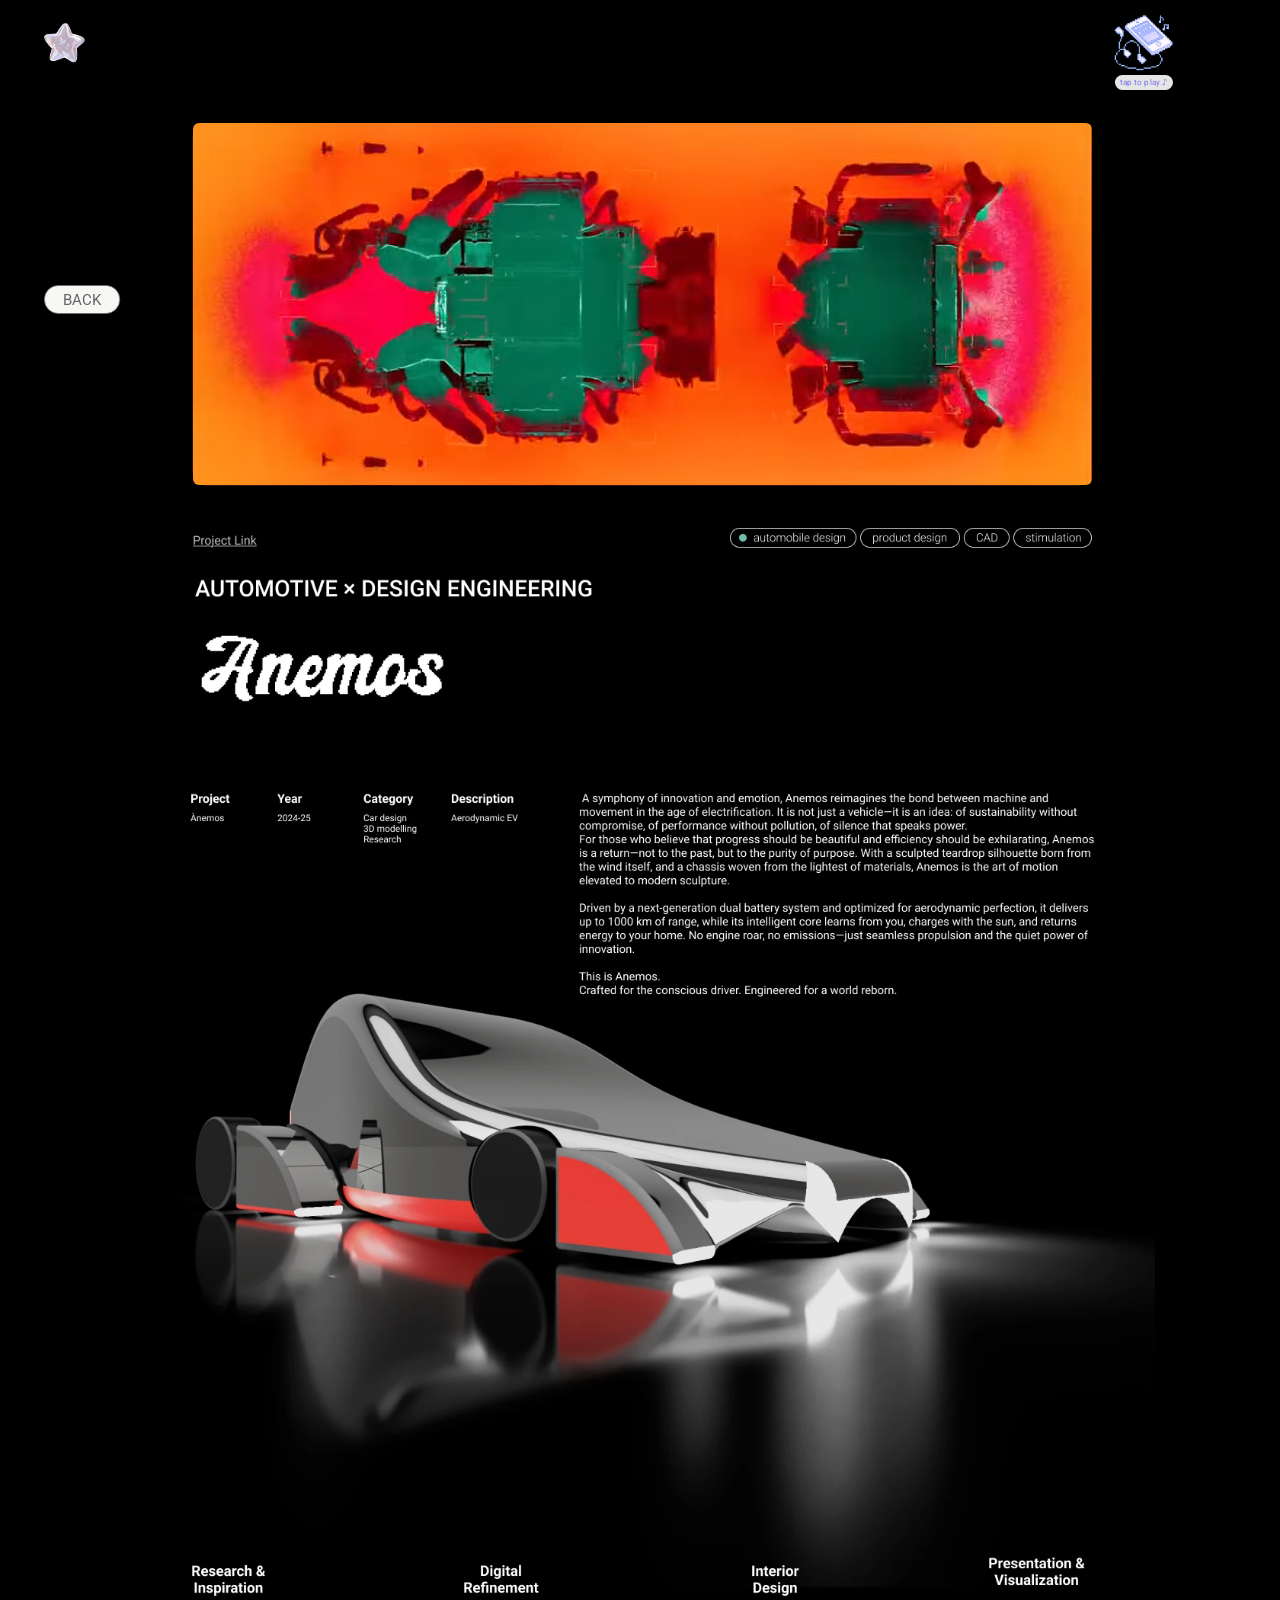
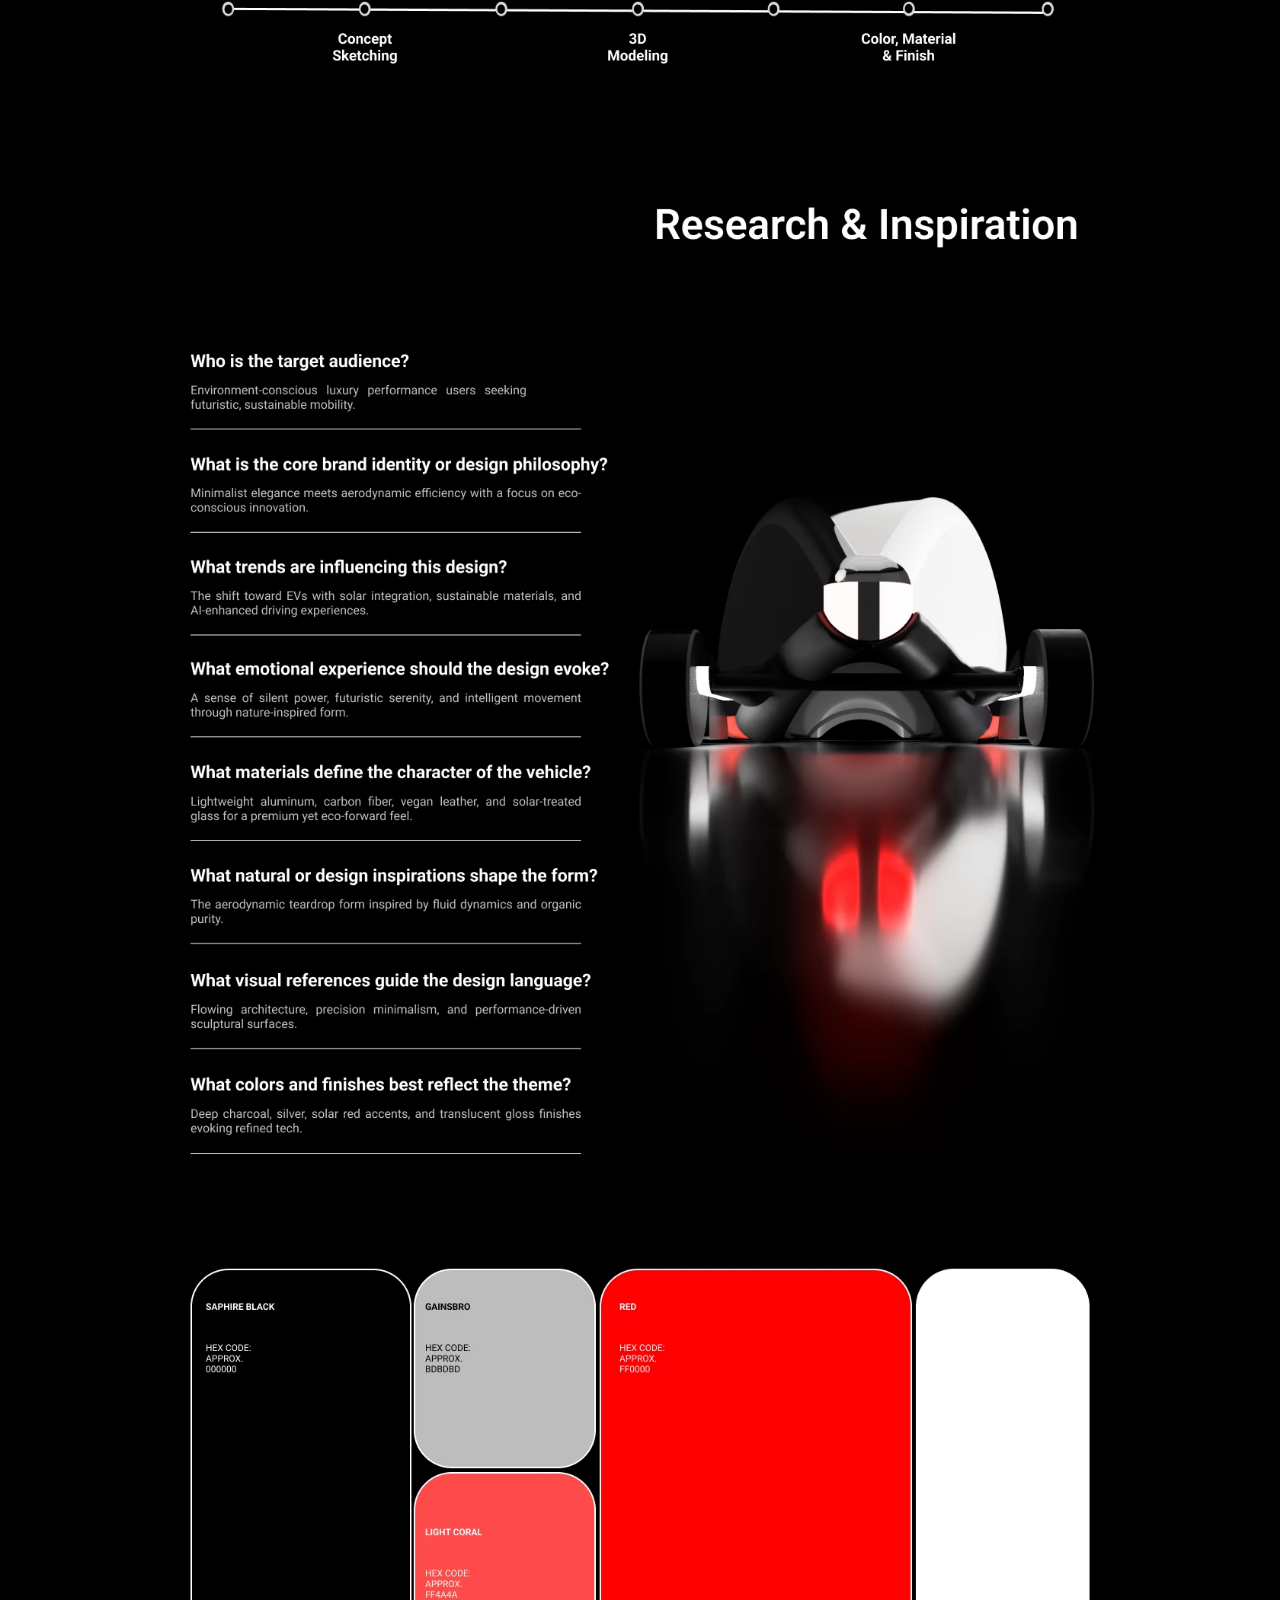
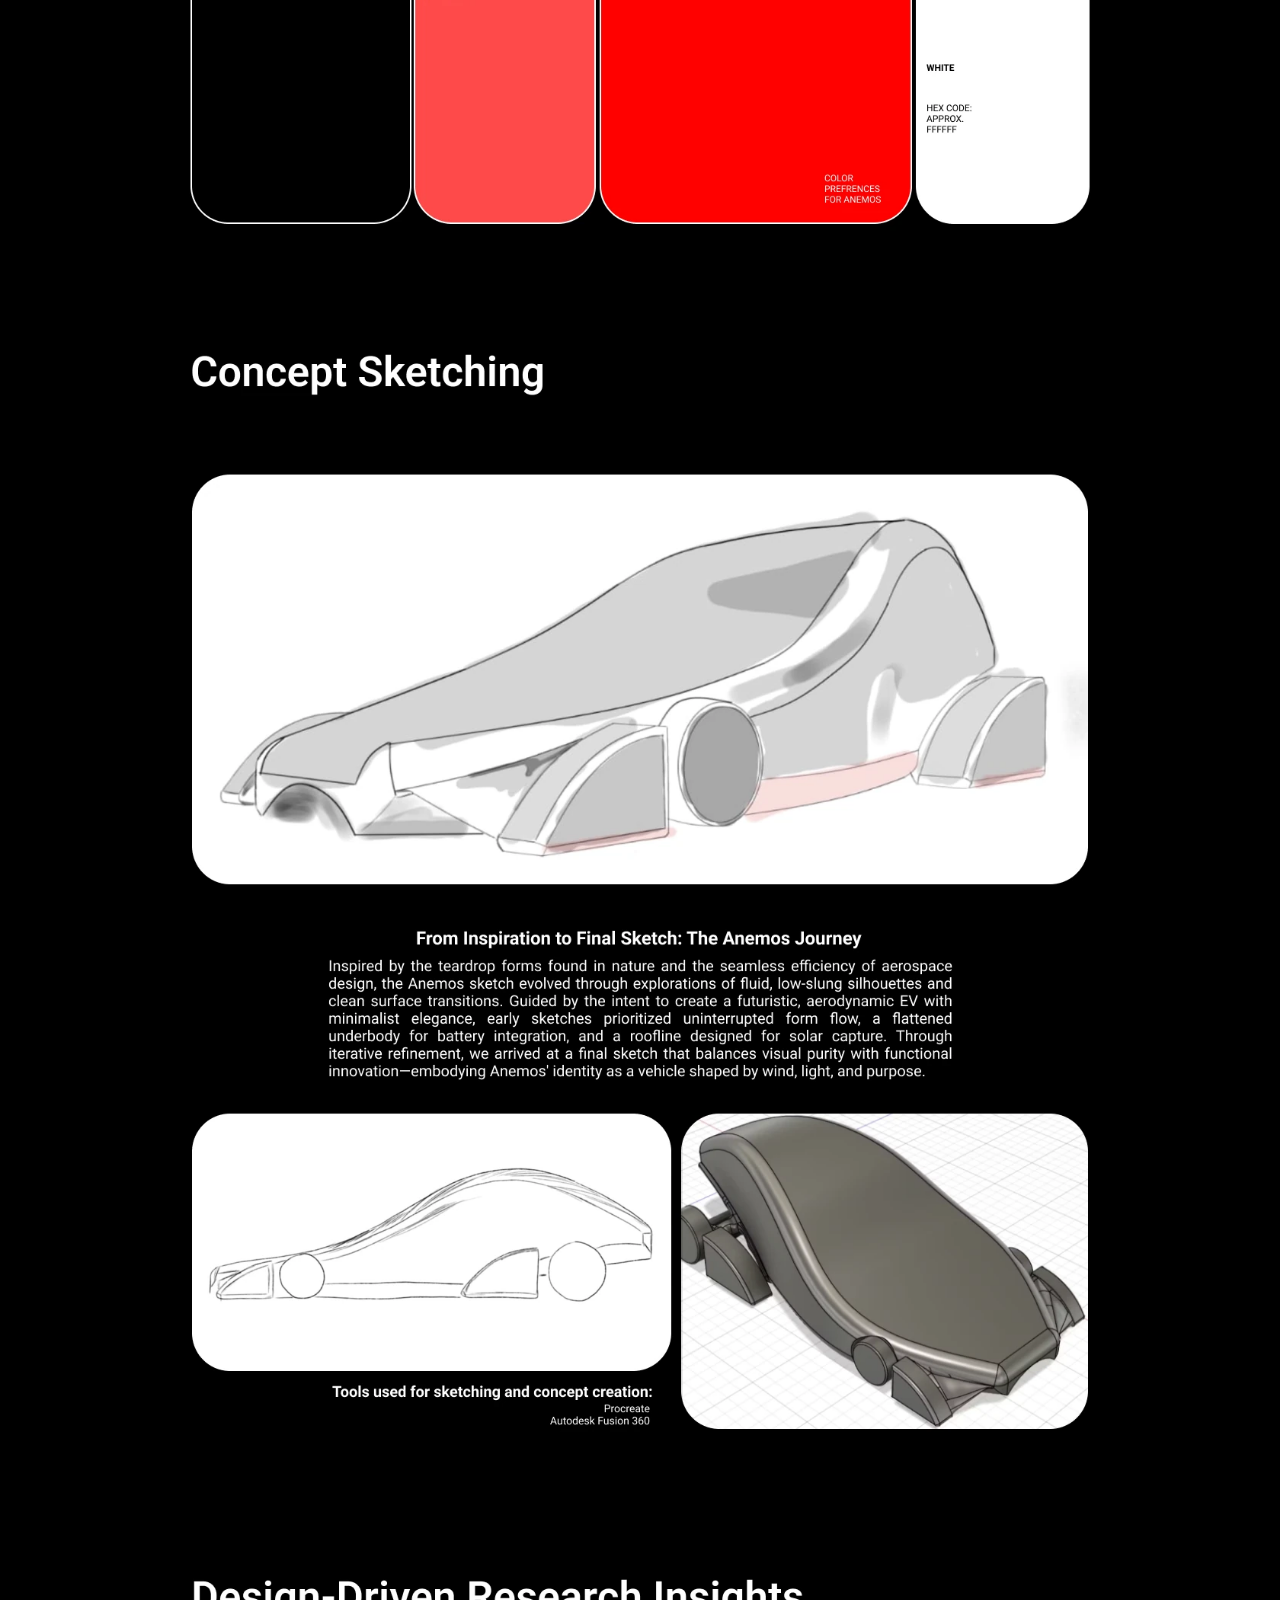
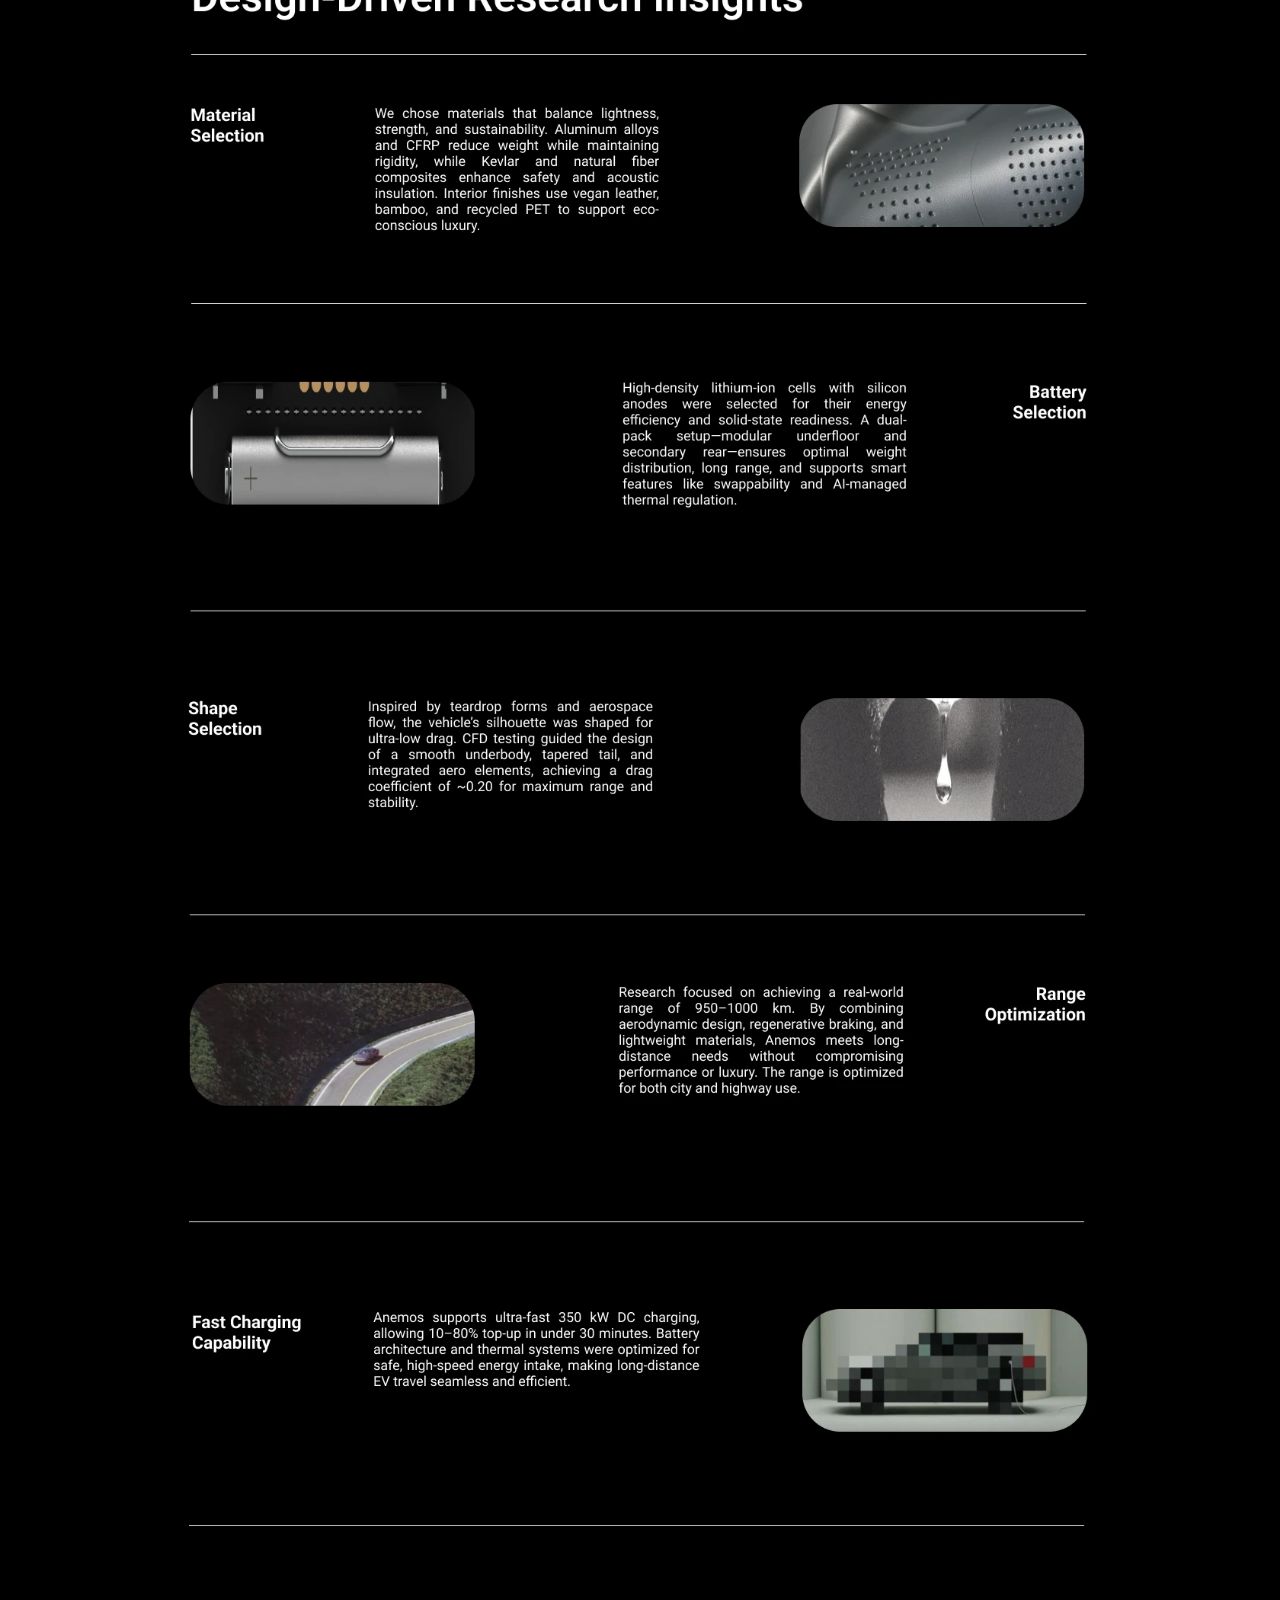
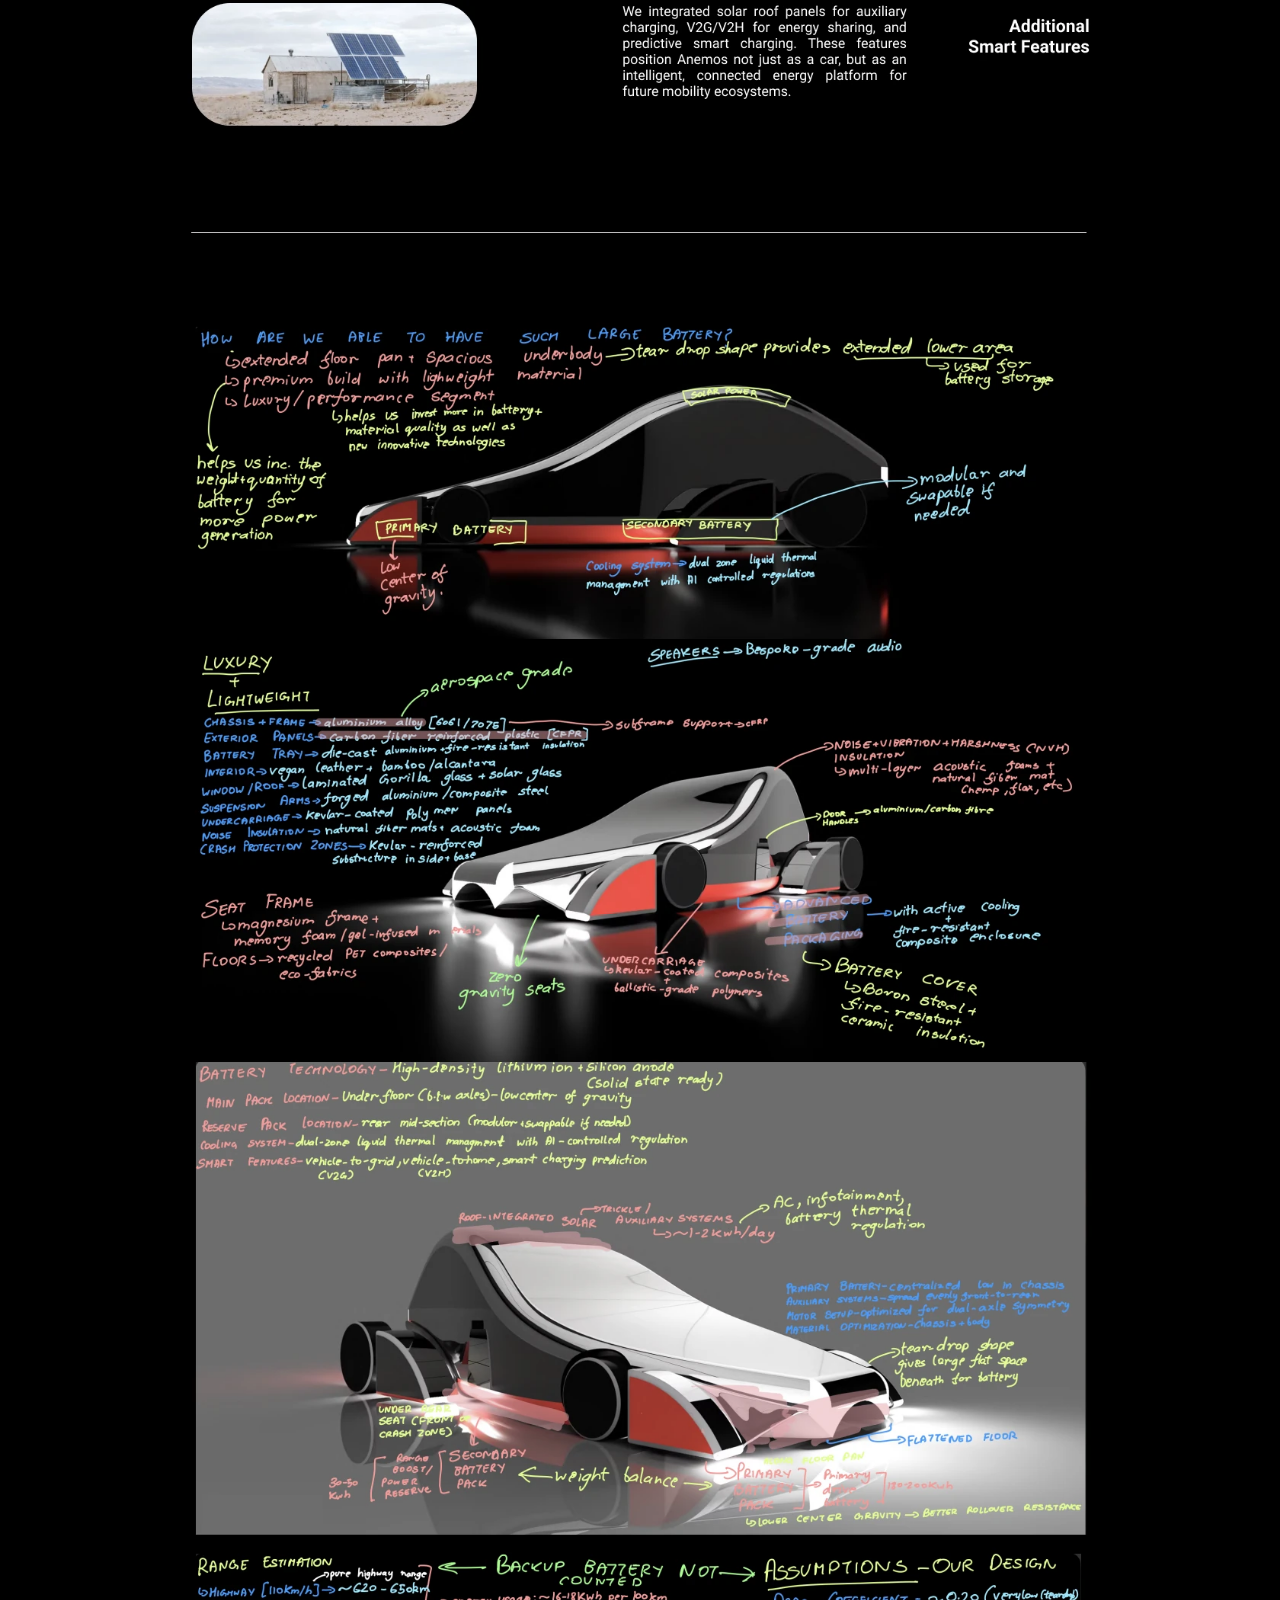
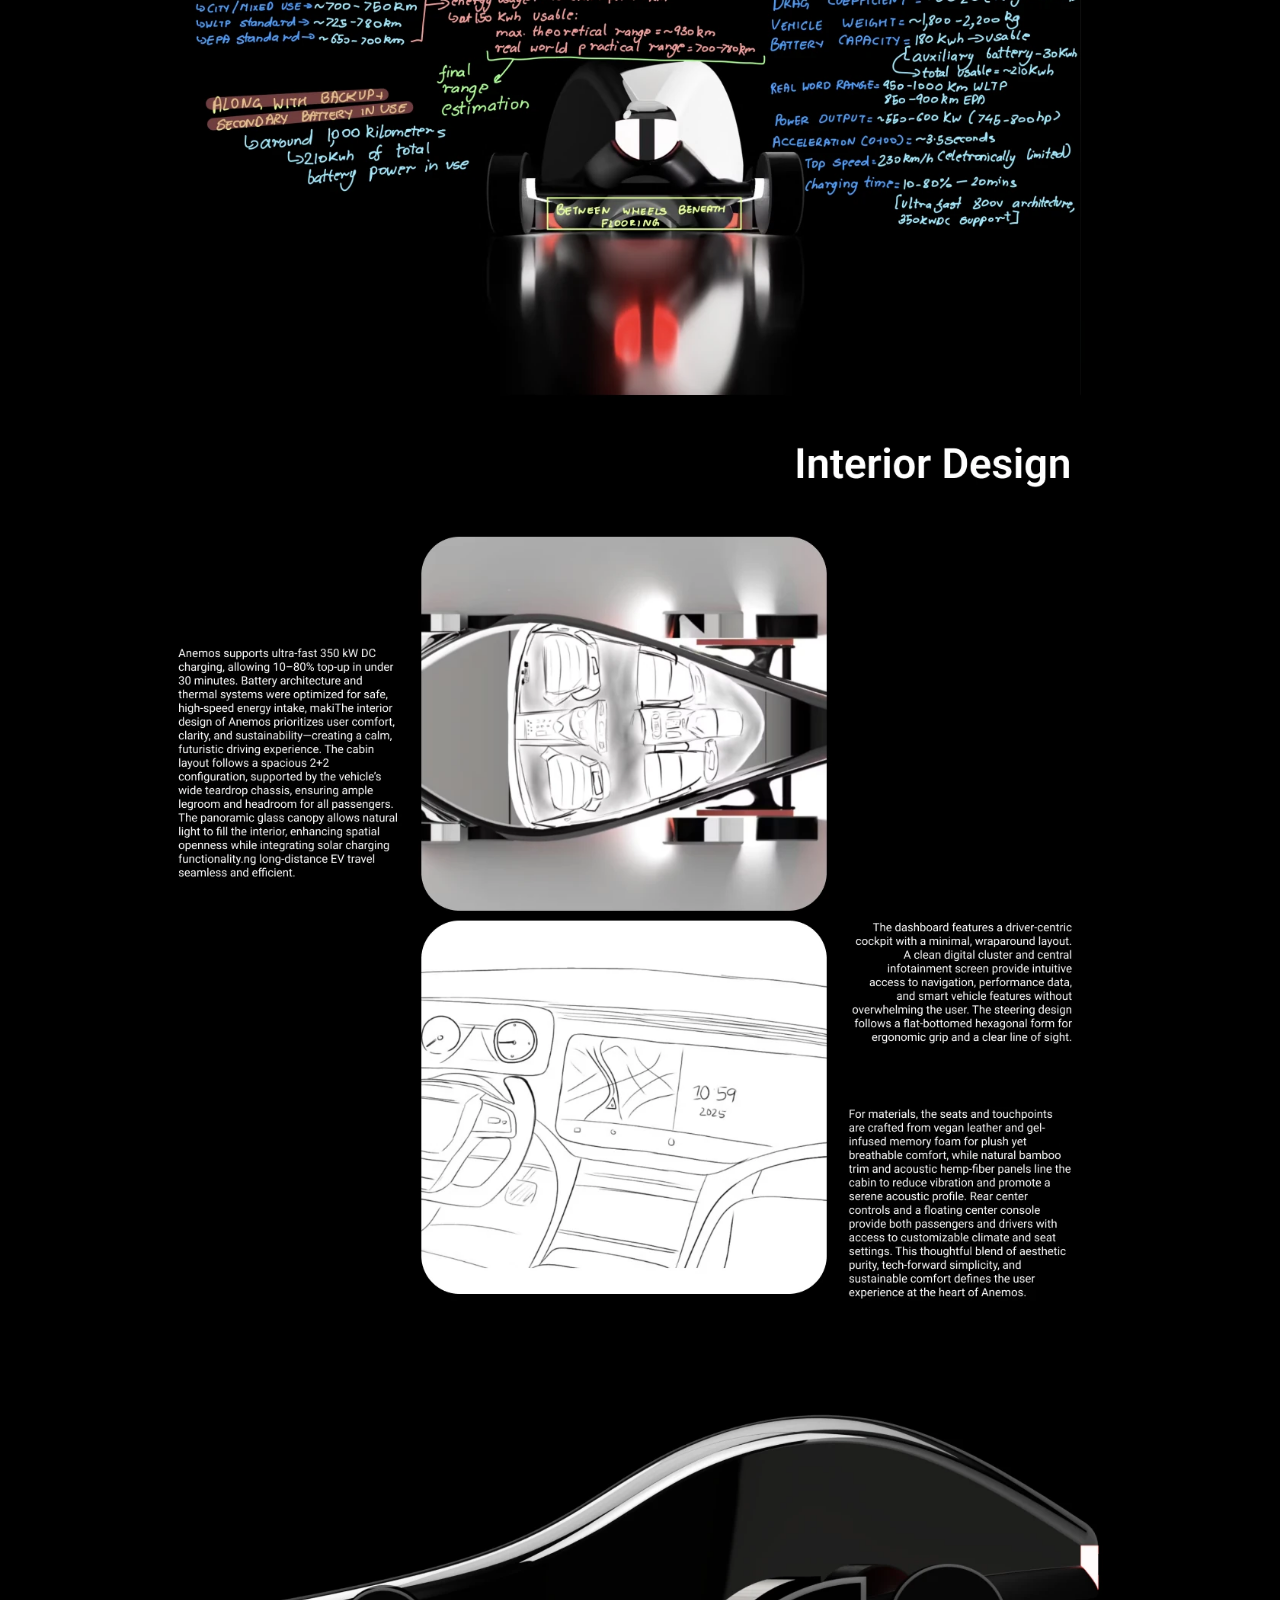
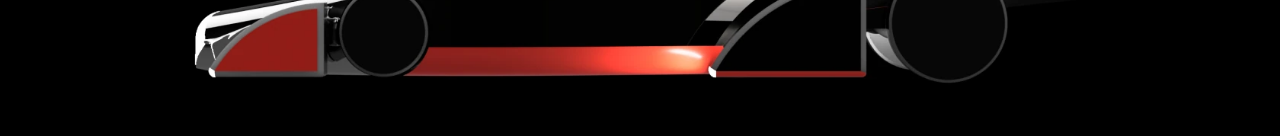
<file: work/anemos.html>
<!doctype html>
<html lang="en">
<head>
  <meta charset="utf-8">
  <meta name="viewport" content="width=device-width, initial-scale=1">
  <title>Anemos — Ilisha Dabas</title>
  <link rel="icon" href="../assets/img/logo-star.png">
  <link rel="preconnect" href="https://fonts.googleapis.com">
  <link rel="preconnect" href="https://fonts.gstatic.com" crossorigin>
  <link href="https://fonts.googleapis.com/css2?family=Codystar&family=Roboto:wght@300;400;500;600;700&display=swap" rel="stylesheet">
  <link rel="stylesheet" href="../css/style.css">
</head>
<body class="case-page case-page--dark" style="--case-bg:#000000" data-page="works" data-case="anemos" data-root="../">
  <div class="progress"></div>
  <!-- BACK stays pinned in place (Figma x58, y374) while the page scrolls -->
  <a class="case-back" href="../index.html#works" data-back>BACK</a>

  <!-- Figma frame "Anemos 2" (1680 × 12778). The design itself is the image
       slices in assets/case/anemos/ — re-export them from Figma to change it.
       Live parts sit on top at their Figma x/y. -->
  <div class="frame case-head"><header data-site-header data-minimal></header></div>
  <div class="frame case-board" style="--fh:12778px">
    <div class="case-board__img">
      <img src="../assets/case/anemos/01.webp" alt="" width="1680" height="1200" decoding="async">
      <img src="../assets/case/anemos/02.webp" alt="" width="1680" height="1200" decoding="async">
      <img src="../assets/case/anemos/03.webp" alt="" width="1680" height="1200" loading="lazy" decoding="async">
      <img src="../assets/case/anemos/04.webp" alt="" width="1680" height="1200" loading="lazy" decoding="async">
      <img src="../assets/case/anemos/05.webp" alt="" width="1680" height="1200" loading="lazy" decoding="async">
      <img src="../assets/case/anemos/06.webp" alt="" width="1680" height="1200" loading="lazy" decoding="async">
      <img src="../assets/case/anemos/07.webp" alt="" width="1680" height="1200" loading="lazy" decoding="async">
      <img src="../assets/case/anemos/08.webp" alt="" width="1680" height="1200" loading="lazy" decoding="async">
      <img src="../assets/case/anemos/09.webp" alt="" width="1680" height="1200" loading="lazy" decoding="async">
      <img src="../assets/case/anemos/10.webp" alt="" width="1680" height="1200" loading="lazy" decoding="async">
      <img src="../assets/case/anemos/11.webp" alt="" width="1680" height="778" loading="lazy" decoding="async">
    </div>

    <!-- hero video (Figma 253,162 · 1180×475) -->
    <div class="abs case-hero vid" style="--x:253px;--y:162px">
      <video muted loop playsinline preload="auto" data-autoplay aria-hidden="true"><source src="../assets/video/anemos.webm" type="video/webm"><source src="../assets/video/anemos.mp4" type="video/mp4"></video>
    </div>
    <a class="abs case-proj-link" style="--x:253px;--y:700px" href="https://www.behance.net/gallery/228760861/Anemos" target="_blank" rel="noopener">Project Link</a>

    <div class="visually-hidden">
      <h1>Anemos</h1>
      <p>AUTOMOTIVE × DESIGN ENGINEERING</p>
      <p>Anemos</p>
      <p>A symphony of innovation and emotion, Anemos reimagines the bond between machine and movement in the age of electrification. It is not just a vehicle—it is an idea: of sustainability without compromise, of performance without pollution, of silence that speaks power. For those who believe that progress should be beautiful and efficiency should be exhilarating, Anemos is a return—not to the past, but to the purity of purpose. With a sculpted teardrop silhouette born from the wind itself, and a chassis woven from the lightest of materials, Anemos is the art of motion elevated to modern sculpture. Driven by a next-generation dual battery system and optimized for aerodynamic perfection, it delivers up to 1000 km of range, while its intelligent core learns from you, charges with the sun, and returns energy to your home. No engine roar, no emissions—just seamless propulsion and the quiet power of innovation. This is Anemos. Crafted for the conscious driver. Engineered for a world reborn.</p>
      <p>Project</p>
      <p>Year</p>
      <p>Category</p>
      <p>Description</p>
      <p>Ànemos</p>
      <p>2024-25</p>
      <p>Car design 3D modelling Research</p>
      <p>Aerodynamic EV</p>
      <p>Research &amp; Inspiration</p>
      <p>Digital Refinement</p>
      <p>Interior Design</p>
      <p>Presentation &amp; Visualization</p>
      <p>Concept Sketching</p>
      <p>Color, Material &amp; Finish</p>
      <p>3D Modeling</p>
      <p>Who is the target audience?</p>
      <p>What is the core brand identity or design philosophy?</p>
      <p>Environment-conscious luxury performance users seeking futuristic, sustainable mobility.</p>
      <p>Minimalist elegance meets aerodynamic efficiency with a focus on eco-conscious innovation.</p>
      <p>What trends are influencing this design?</p>
      <p>What emotional experience should the design evoke?</p>
      <p>What materials define the character of the vehicle?</p>
      <p>What natural or design inspirations shape the form?</p>
      <p>What visual references guide the design language?</p>
      <p>What colors and finishes best reflect the theme?</p>
      <p>The shift toward EVs with solar integration, sustainable materials, and AI-enhanced driving experiences.</p>
      <p>A sense of silent power, futuristic serenity, and intelligent movement through nature-inspired form.</p>
      <p>Lightweight aluminum, carbon fiber, vegan leather, and solar-treated glass for a premium yet eco-forward feel.</p>
      <p>The aerodynamic teardrop form inspired by fluid dynamics and organic purity.</p>
      <p>Flowing architecture, precision minimalism, and performance-driven sculptural surfaces.</p>
      <p>Deep charcoal, silver, solar red accents, and translucent gloss finishes evoking refined tech.</p>
      <p>SAPHIRE BLACK</p>
      <p>RED</p>
      <p>GAINSBRO</p>
      <p>LIGHT CORAL</p>
      <p>WHITE</p>
      <p>HEX CODE: APPROX. 000000</p>
      <p>HEX CODE: APPROX. BDBDBD</p>
      <p>HEX CODE: APPROX. FFFFFF</p>
      <p>HEX CODE: APPROX. FF4A4A</p>
      <p>HEX CODE: APPROX. FF0000</p>
      <p>COLOR PREFRENCES FOR ANEMOS</p>
      <p>From Inspiration to Final Sketch: The Anemos Journey</p>
      <p>Tools used for sketching and concept creation:</p>
      <p>Inspired by the teardrop forms found in nature and the seamless efficiency of aerospace design, the Anemos sketch evolved through explorations of fluid, low-slung silhouettes and clean surface transitions. Guided by the intent to create a futuristic, aerodynamic EV with minimalist elegance, early sketches prioritized uninterrupted form flow, a flattened underbody for battery integration, and a roofline designed for solar capture. Through iterative refinement, we arrived at a final sketch that balances visual purity with functional innovation—embodying Anemos&#x27; identity as a vehicle shaped by wind, light, and purpose.</p>
      <p>Procreate Autodesk Fusion 360</p>
      <p>Design-Driven Research Insights</p>
      <p>Material Selection</p>
      <p>Shape Selection</p>
      <p>Fast Charging Capability</p>
      <p>Battery Selection</p>
      <p>Range Optimization</p>
      <p>Additional Smart Features</p>
      <p>We chose materials that balance lightness, strength, and sustainability. Aluminum alloys and CFRP reduce weight while maintaining rigidity, while Kevlar and natural fiber composites enhance safety and acoustic insulation. Interior finishes use vegan leather, bamboo, and recycled PET to support eco-conscious luxury.</p>
      <p>Inspired by teardrop forms and aerospace flow, the vehicle’s silhouette was shaped for ultra-low drag. CFD testing guided the design of a smooth underbody, tapered tail, and integrated aero elements, achieving a drag coefficient of ~0.20 for maximum range and stability.</p>
      <p>Anemos supports ultra-fast 350 kW DC charging, allowing 10–80% top-up in under 30 minutes. Battery architecture and thermal systems were optimized for safe, high-speed energy intake, making long-distance EV travel seamless and efficient.</p>
      <p>High-density lithium-ion cells with silicon anodes were selected for their energy efficiency and solid-state readiness. A dual-pack setup—modular underfloor and secondary rear—ensures optimal weight distribution, long range, and supports smart features like swappability and AI-managed thermal regulation.</p>
      <p>Research focused on achieving a real-world range of 950–1000 km. By combining aerodynamic design, regenerative braking, and lightweight materials, Anemos meets long-distance needs without compromising performance or luxury. The range is optimized for both city and highway use.</p>
      <p>We integrated solar roof panels for auxiliary charging, V2G/V2H for energy sharing, and predictive smart charging. These features position Anemos not just as a car, but as an intelligent, connected energy platform for future mobility ecosystems.</p>
      <p>Anemos supports ultra-fast 350 kW DC charging, allowing 10–80% top-up in under 30 minutes. Battery architecture and thermal systems were optimized for safe, high-speed energy intake, makiThe interior design of Anemos prioritizes user comfort, clarity, and sustainability—creating a calm, futuristic driving experience. The cabin layout follows a spacious 2+2 configuration, supported by the vehicle’s wide teardrop chassis, ensuring ample legroom and headroom for all passengers. The panoramic glass canopy allows natural light to fill the interior, enhancing spatial openness while integrating solar charging functionality.ng long-distance EV travel seamless and efficient.</p>
      <p>For materials, the seats and touchpoints are crafted from vegan leather and gel-infused memory foam for plush yet breathable comfort, while natural bamboo trim and acoustic hemp-fiber panels line the cabin to reduce vibration and promote a serene acoustic profile. Rear center controls and a floating center console provide both passengers and drivers with access to customizable climate and seat settings. This thoughtful blend of aesthetic purity, tech-forward simplicity, and sustainable comfort defines the user experience at the heart of Anemos.</p>
      <p>The dashboard features a driver-centric cockpit with a minimal, wraparound layout. A clean digital cluster and central infotainment screen provide intuitive access to navigation, performance data, and smart vehicle features without overwhelming the user. The steering design follows a flat-bottomed hexagonal form for ergonomic grip and a clear line of sight.</p>
      <p>automobile design</p>
      <p>product design</p>
      <p>CAD</p>
      <p>stimulation</p>
    </div>
  </div>

  <script src="../js/site.js"></script>
  <script src="../js/music.js"></script>
  <script src="../js/media.js"></script>
</body>
</html>
</file>
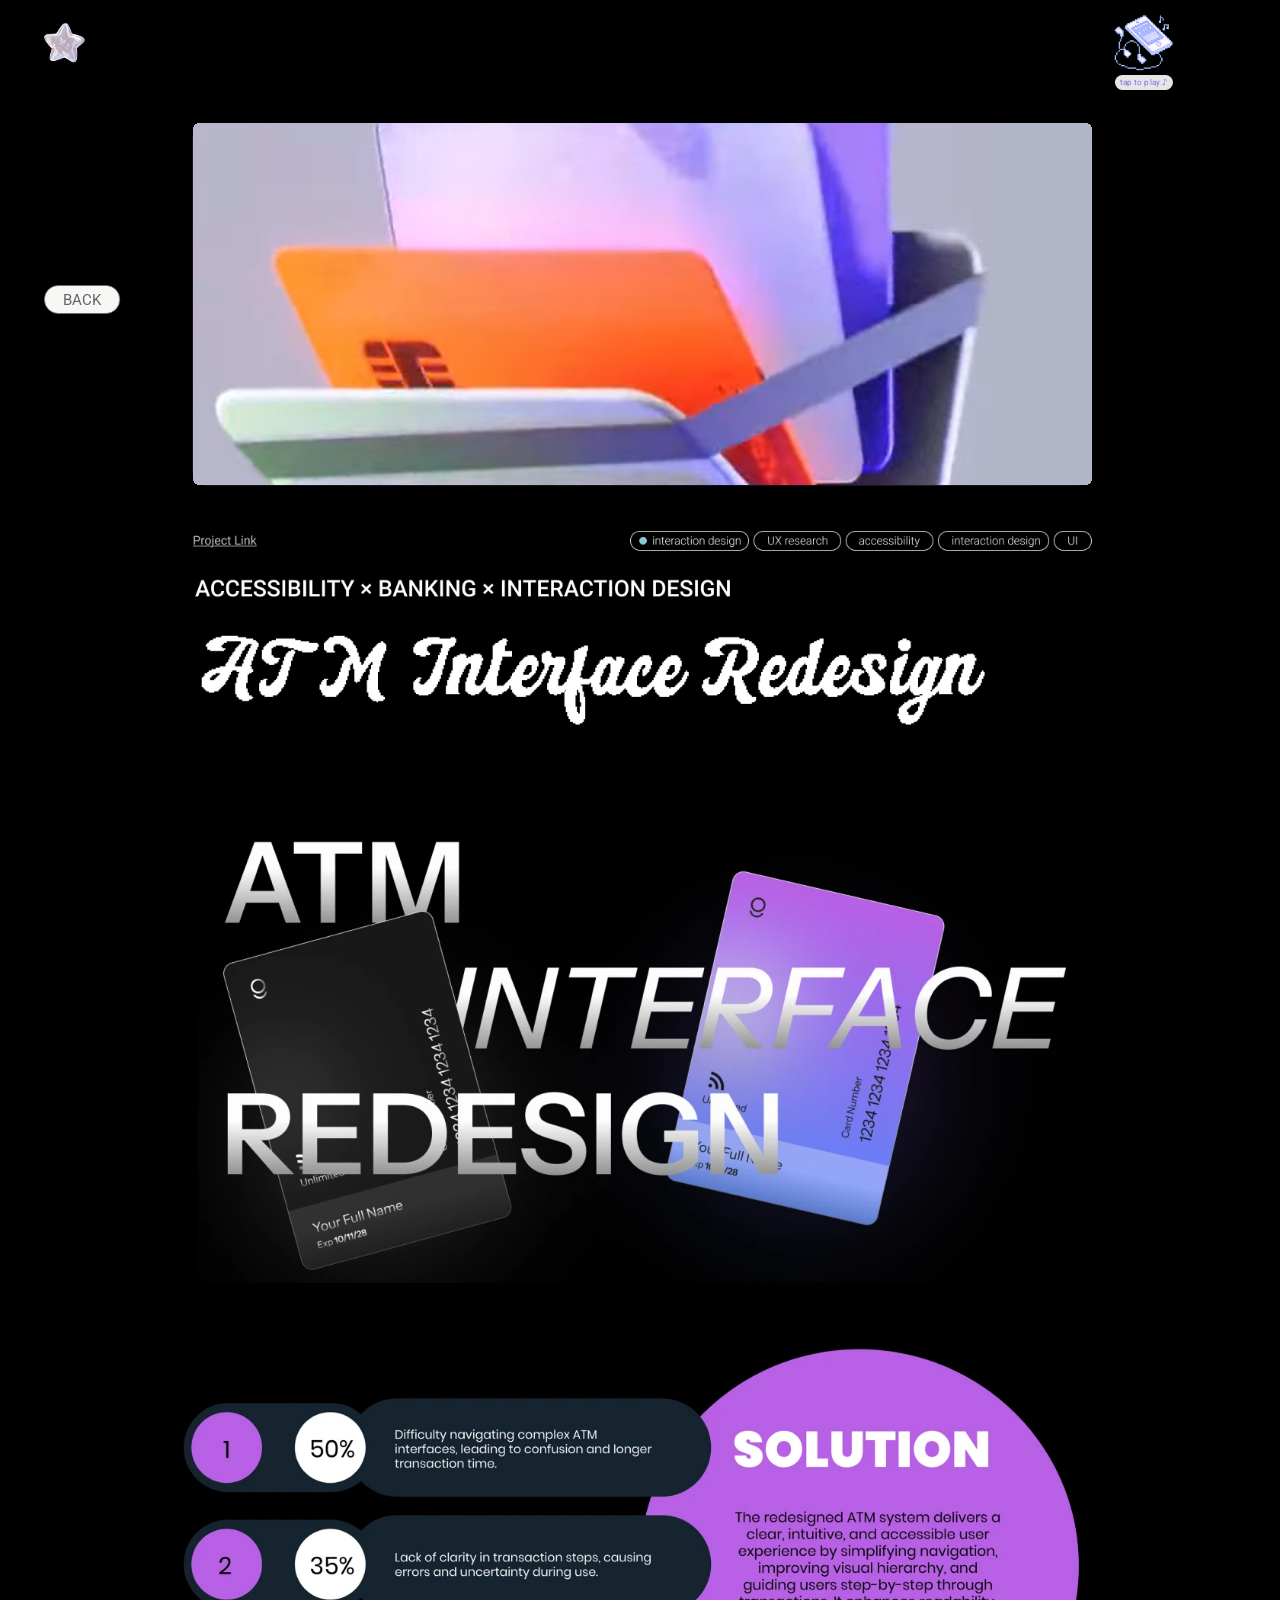
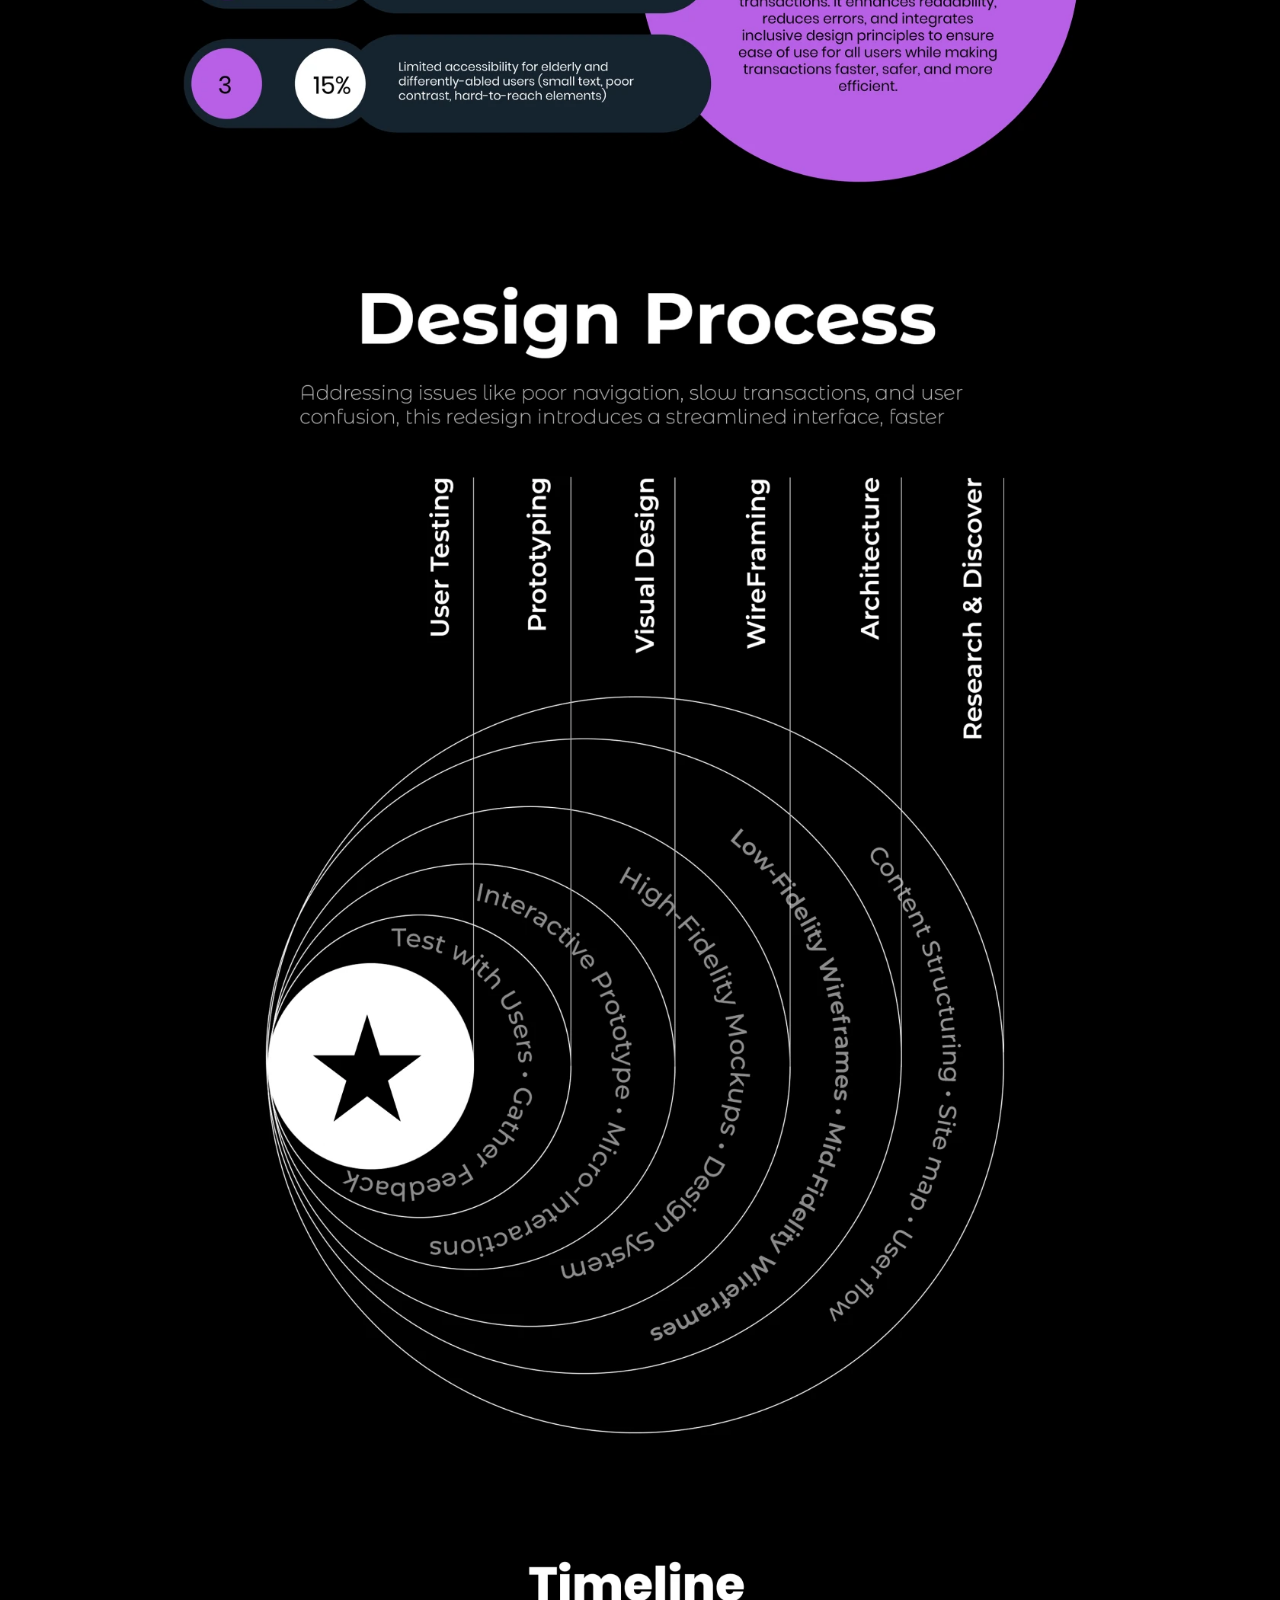
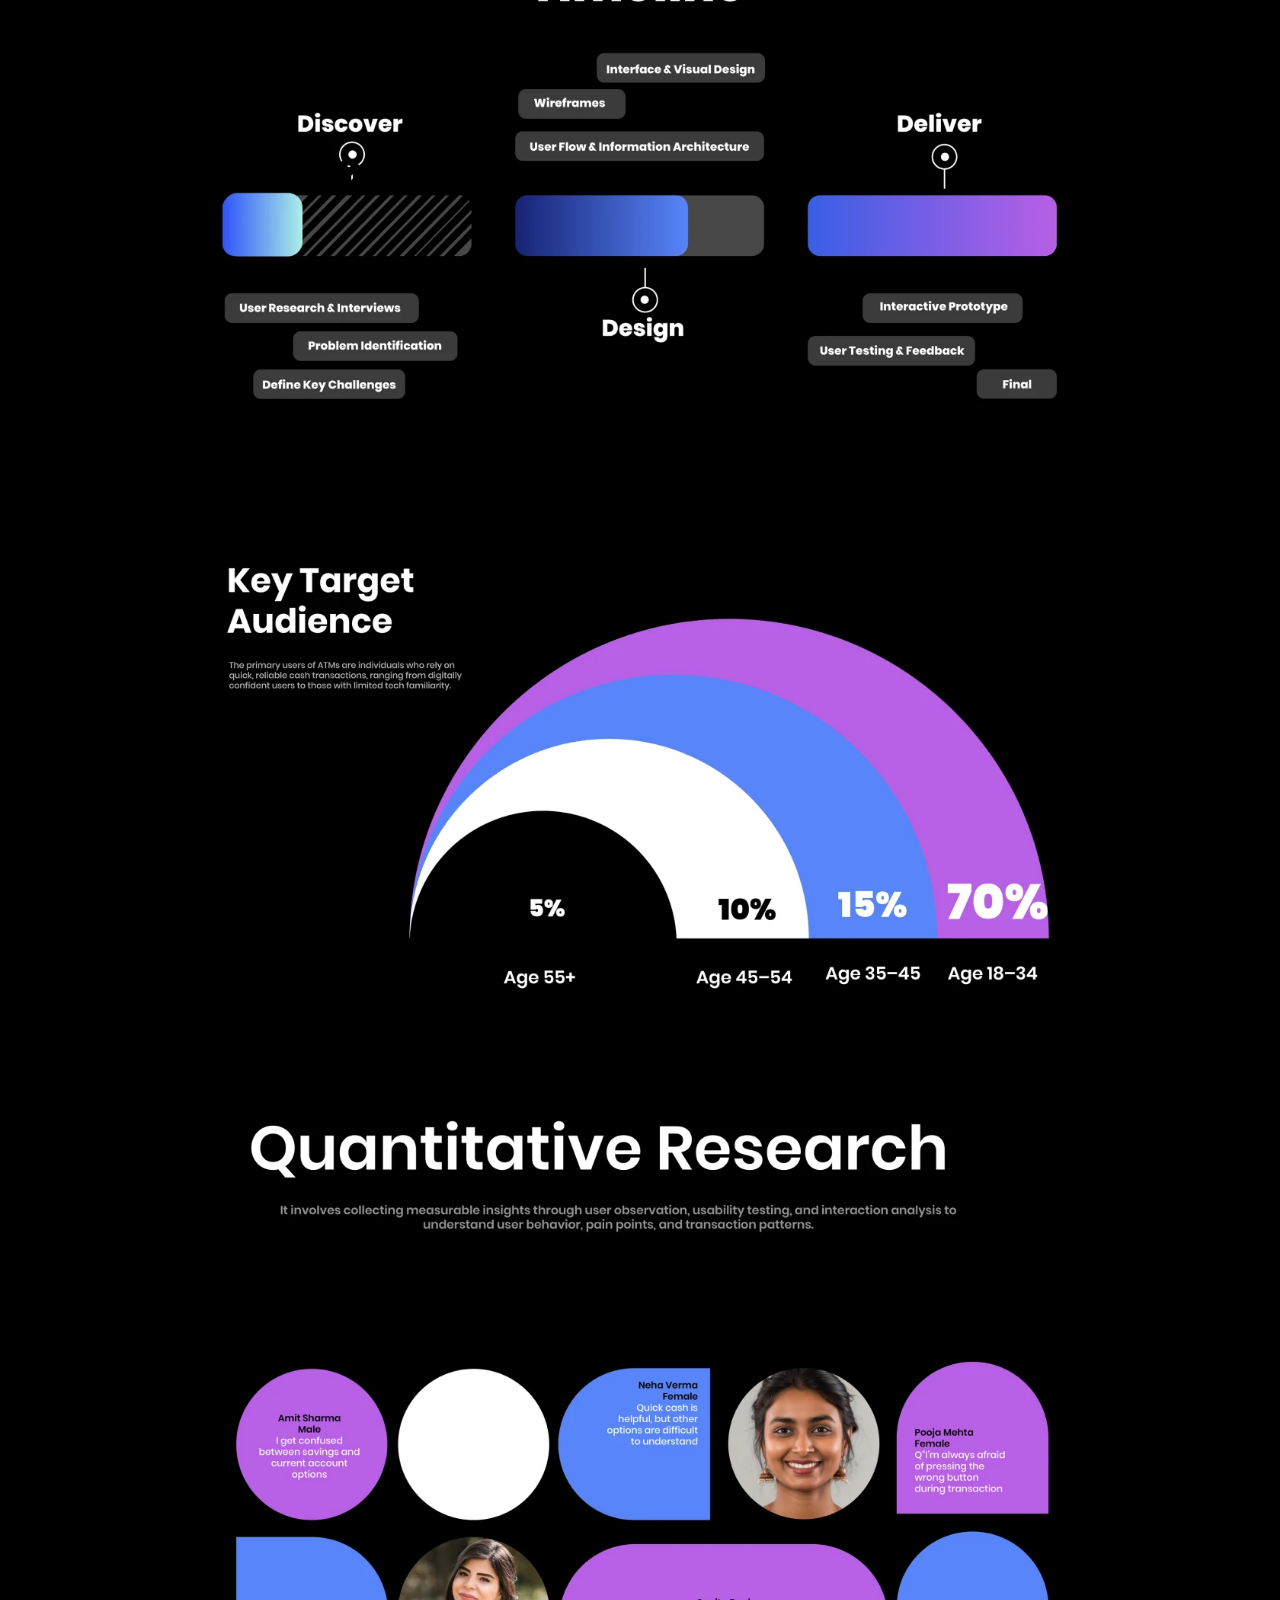
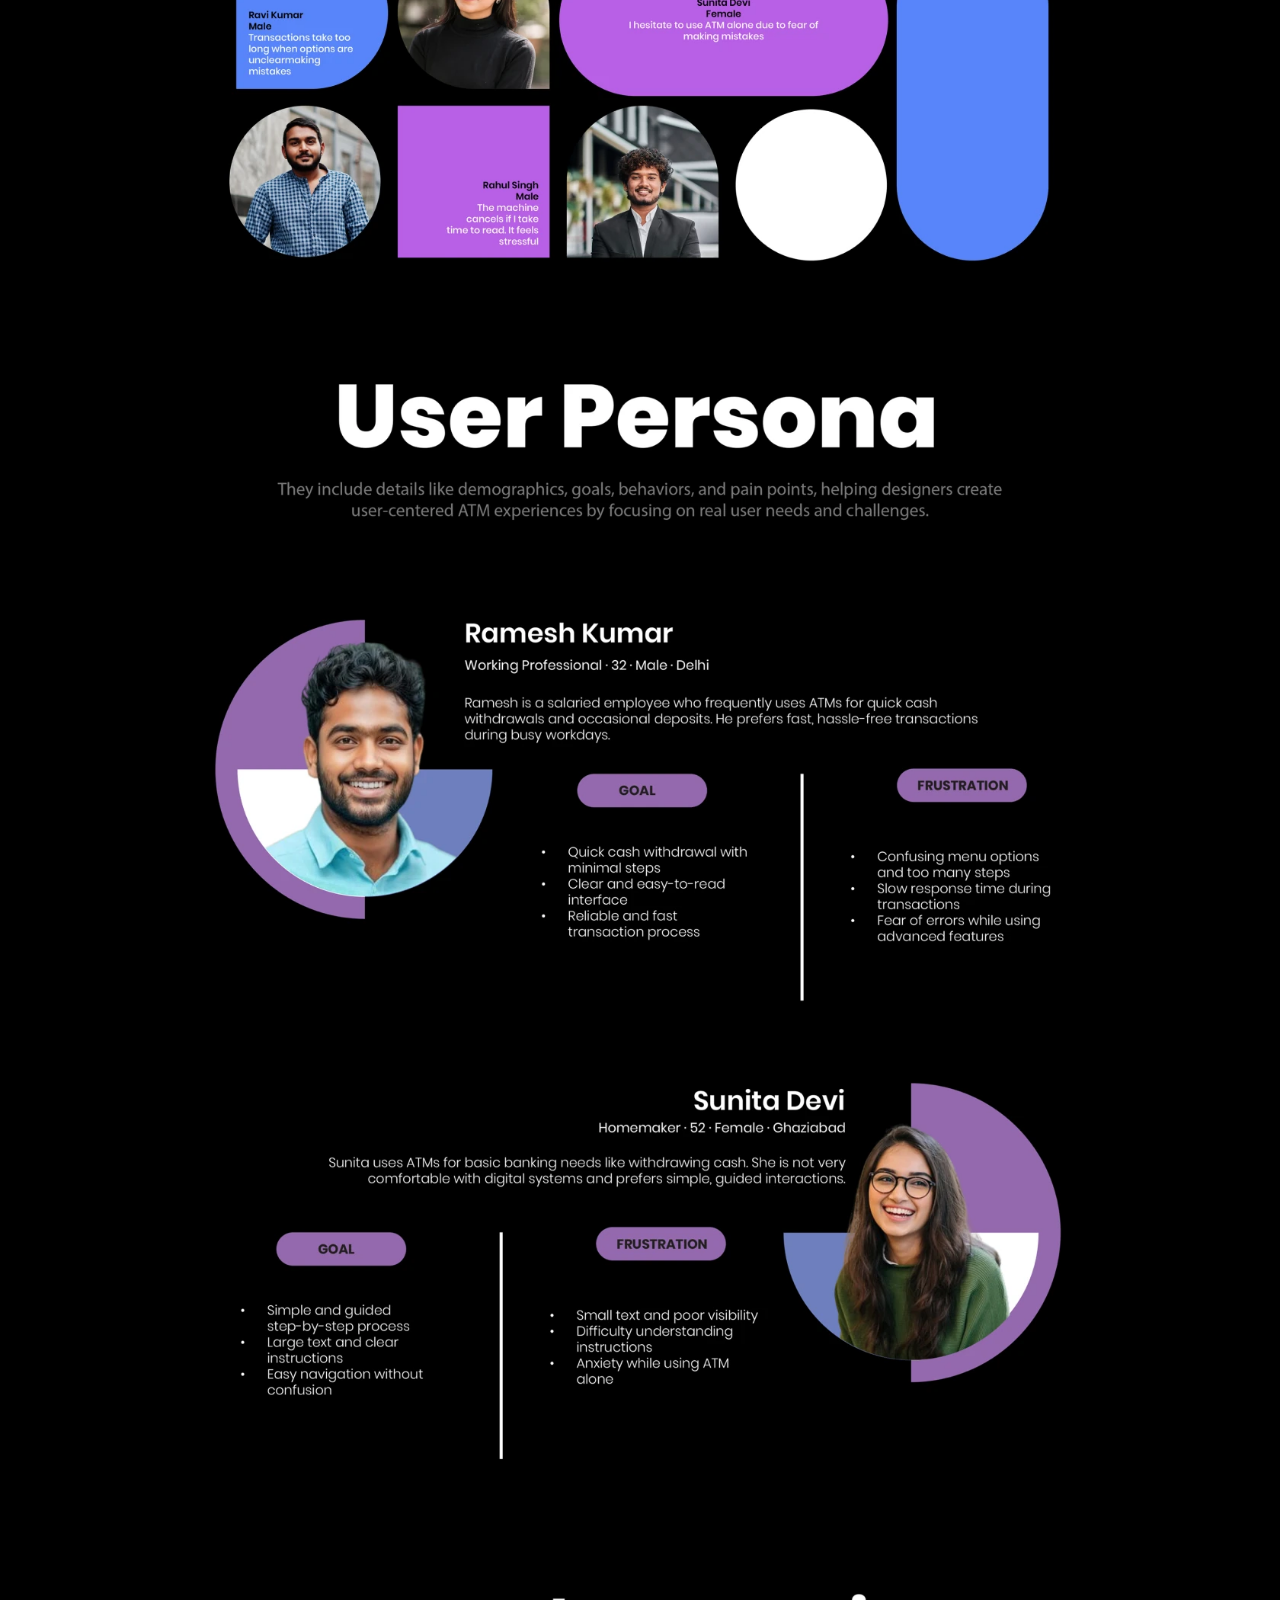
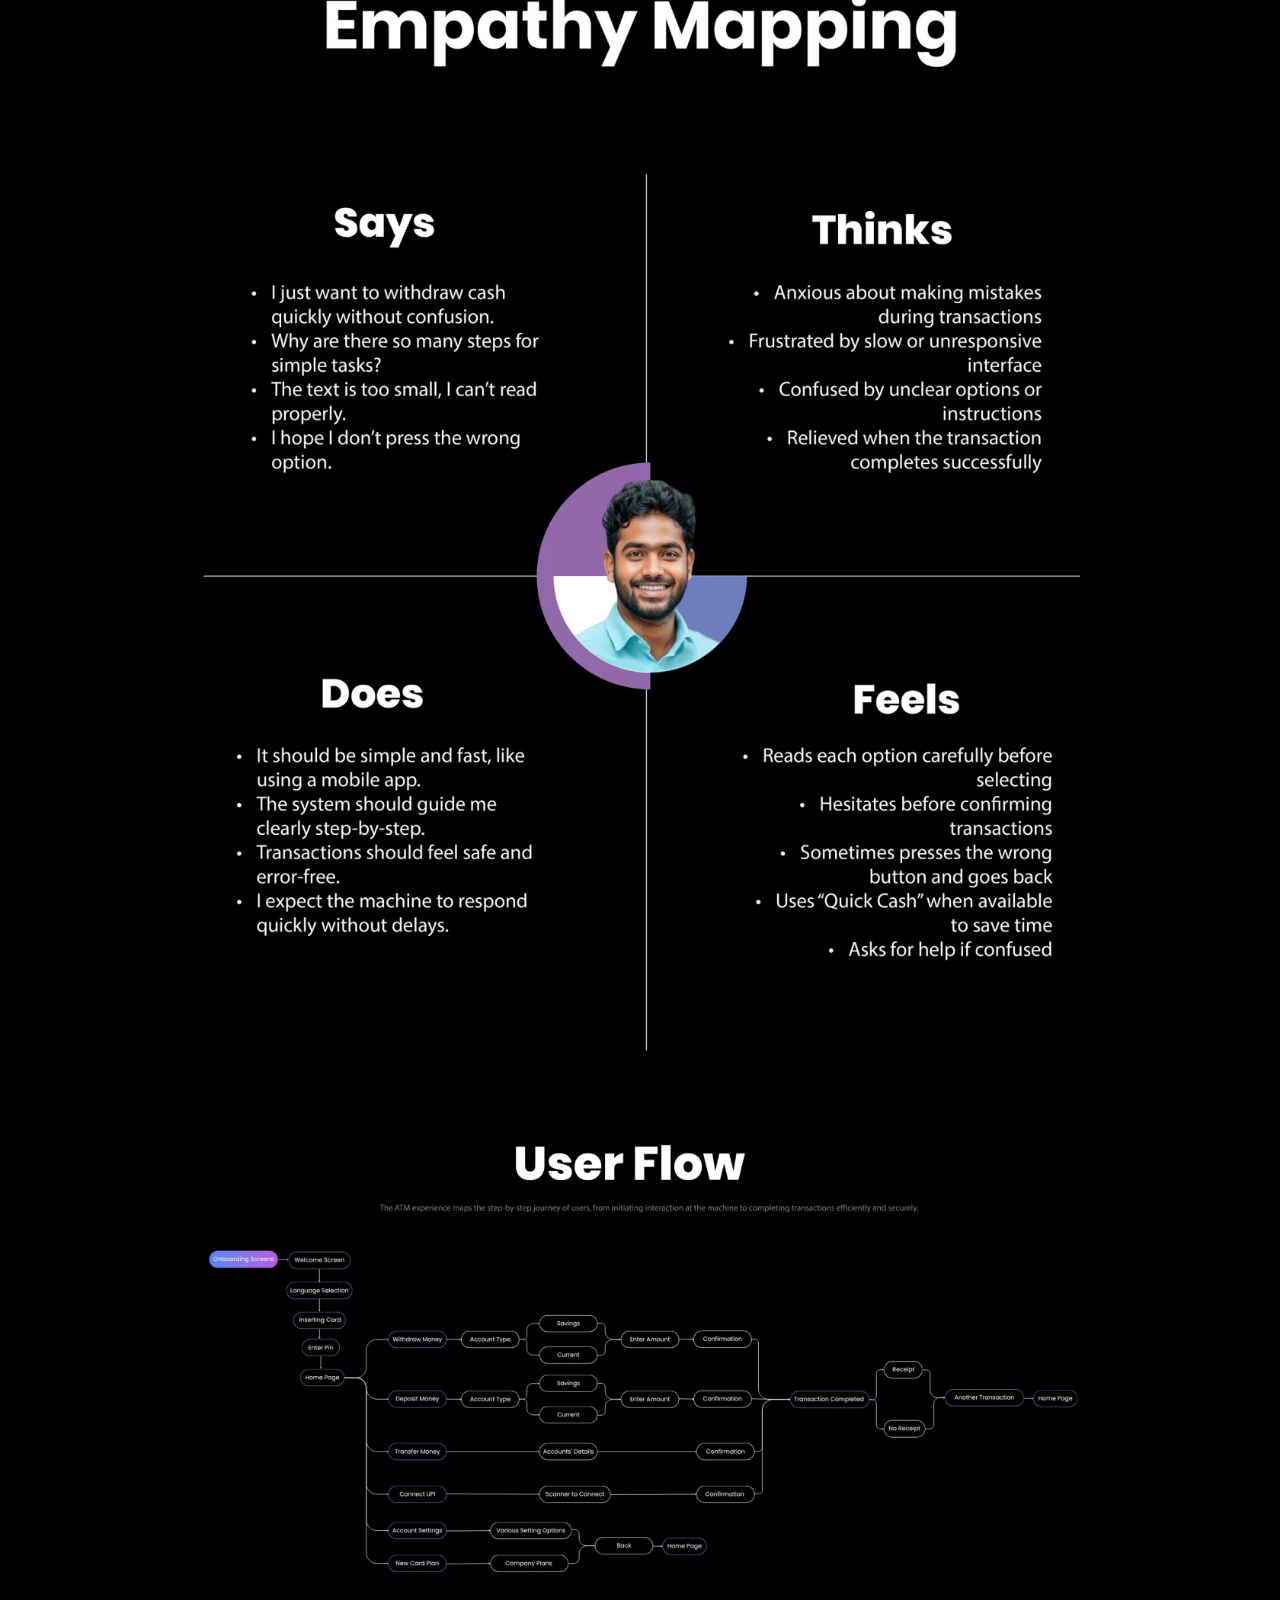
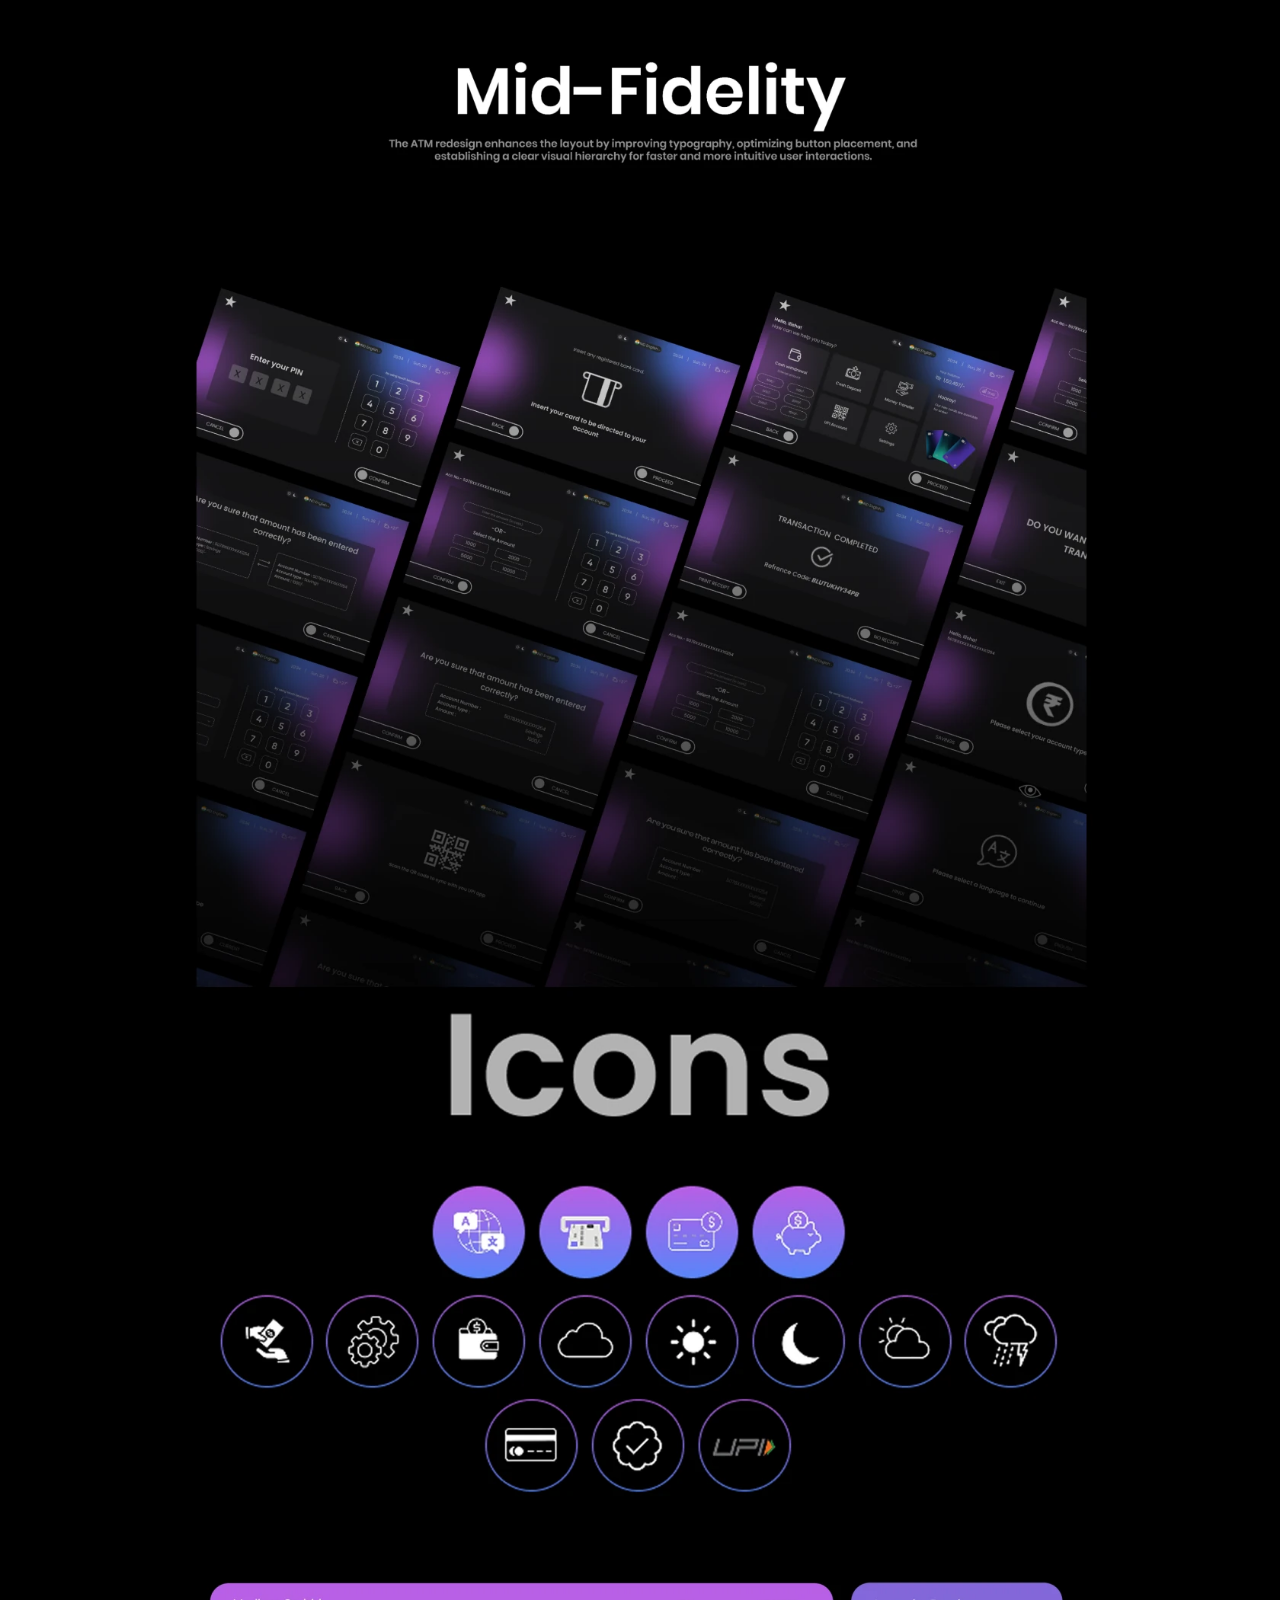
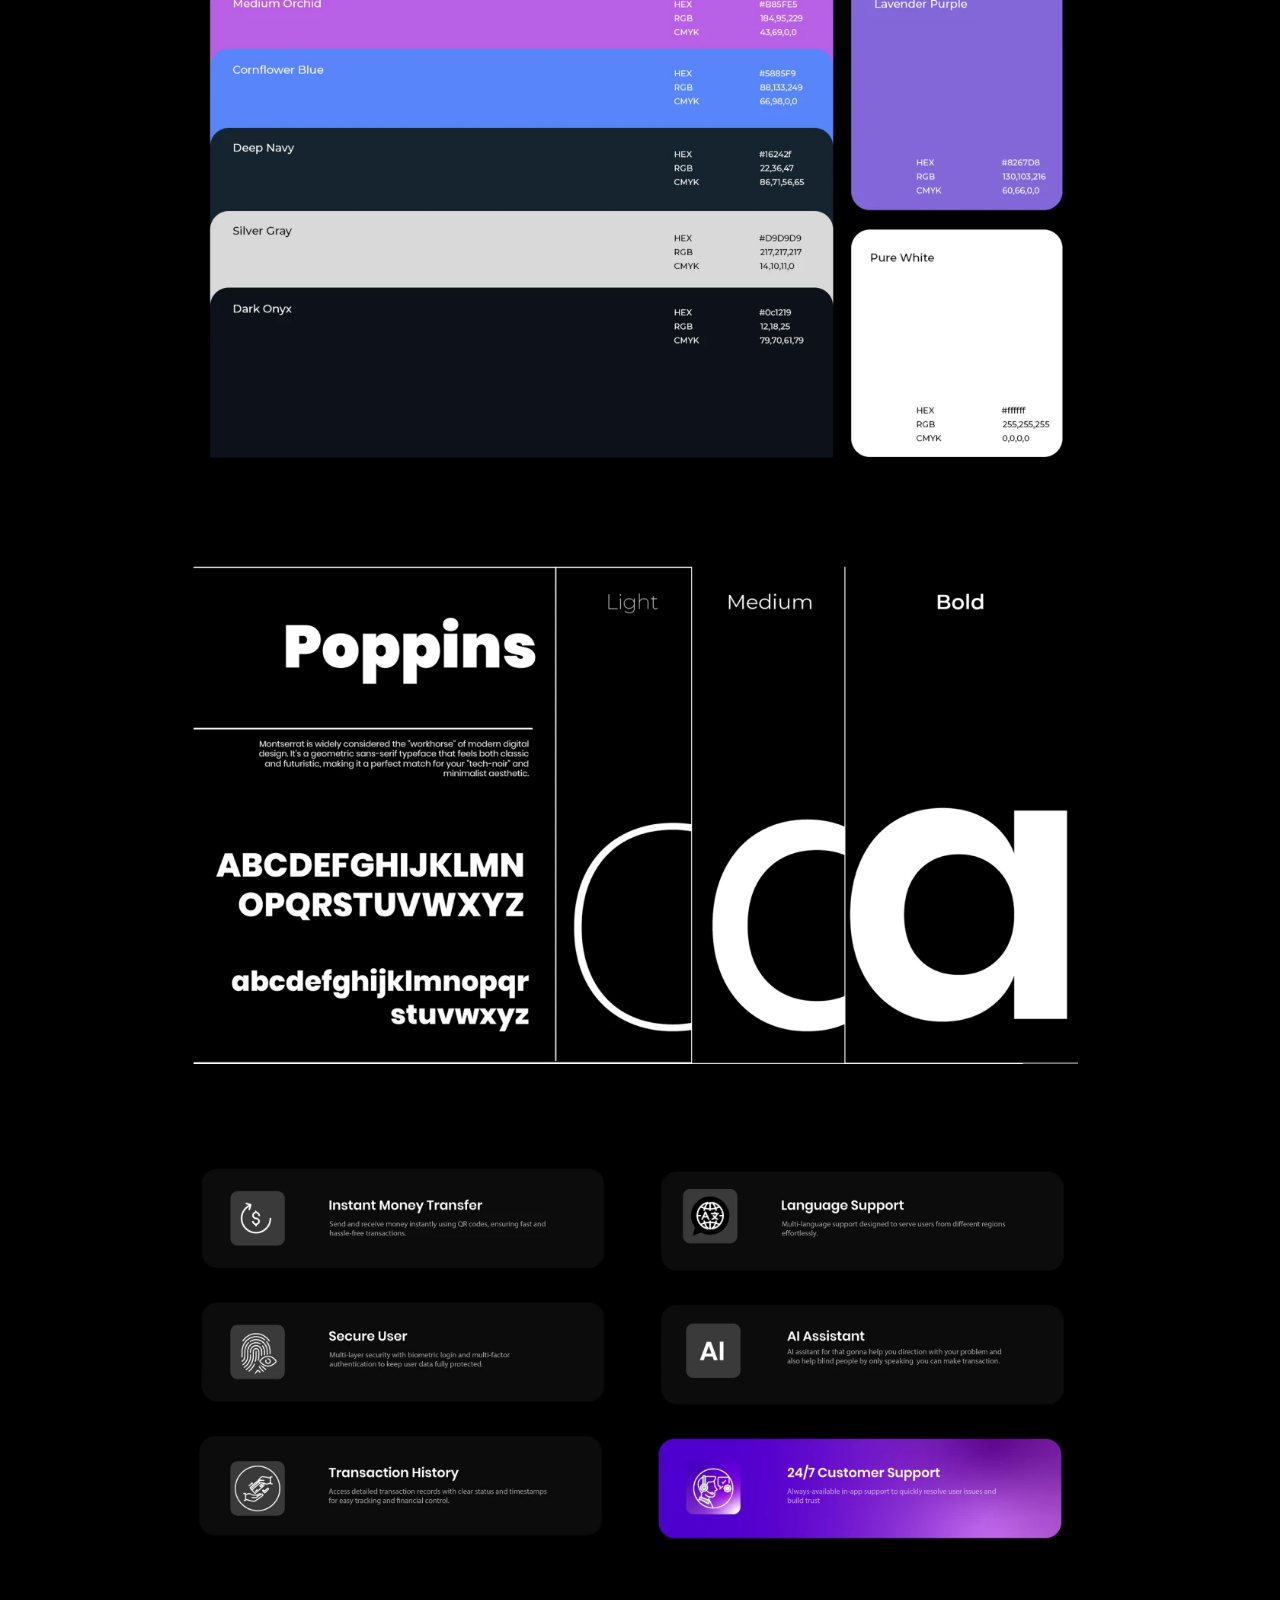
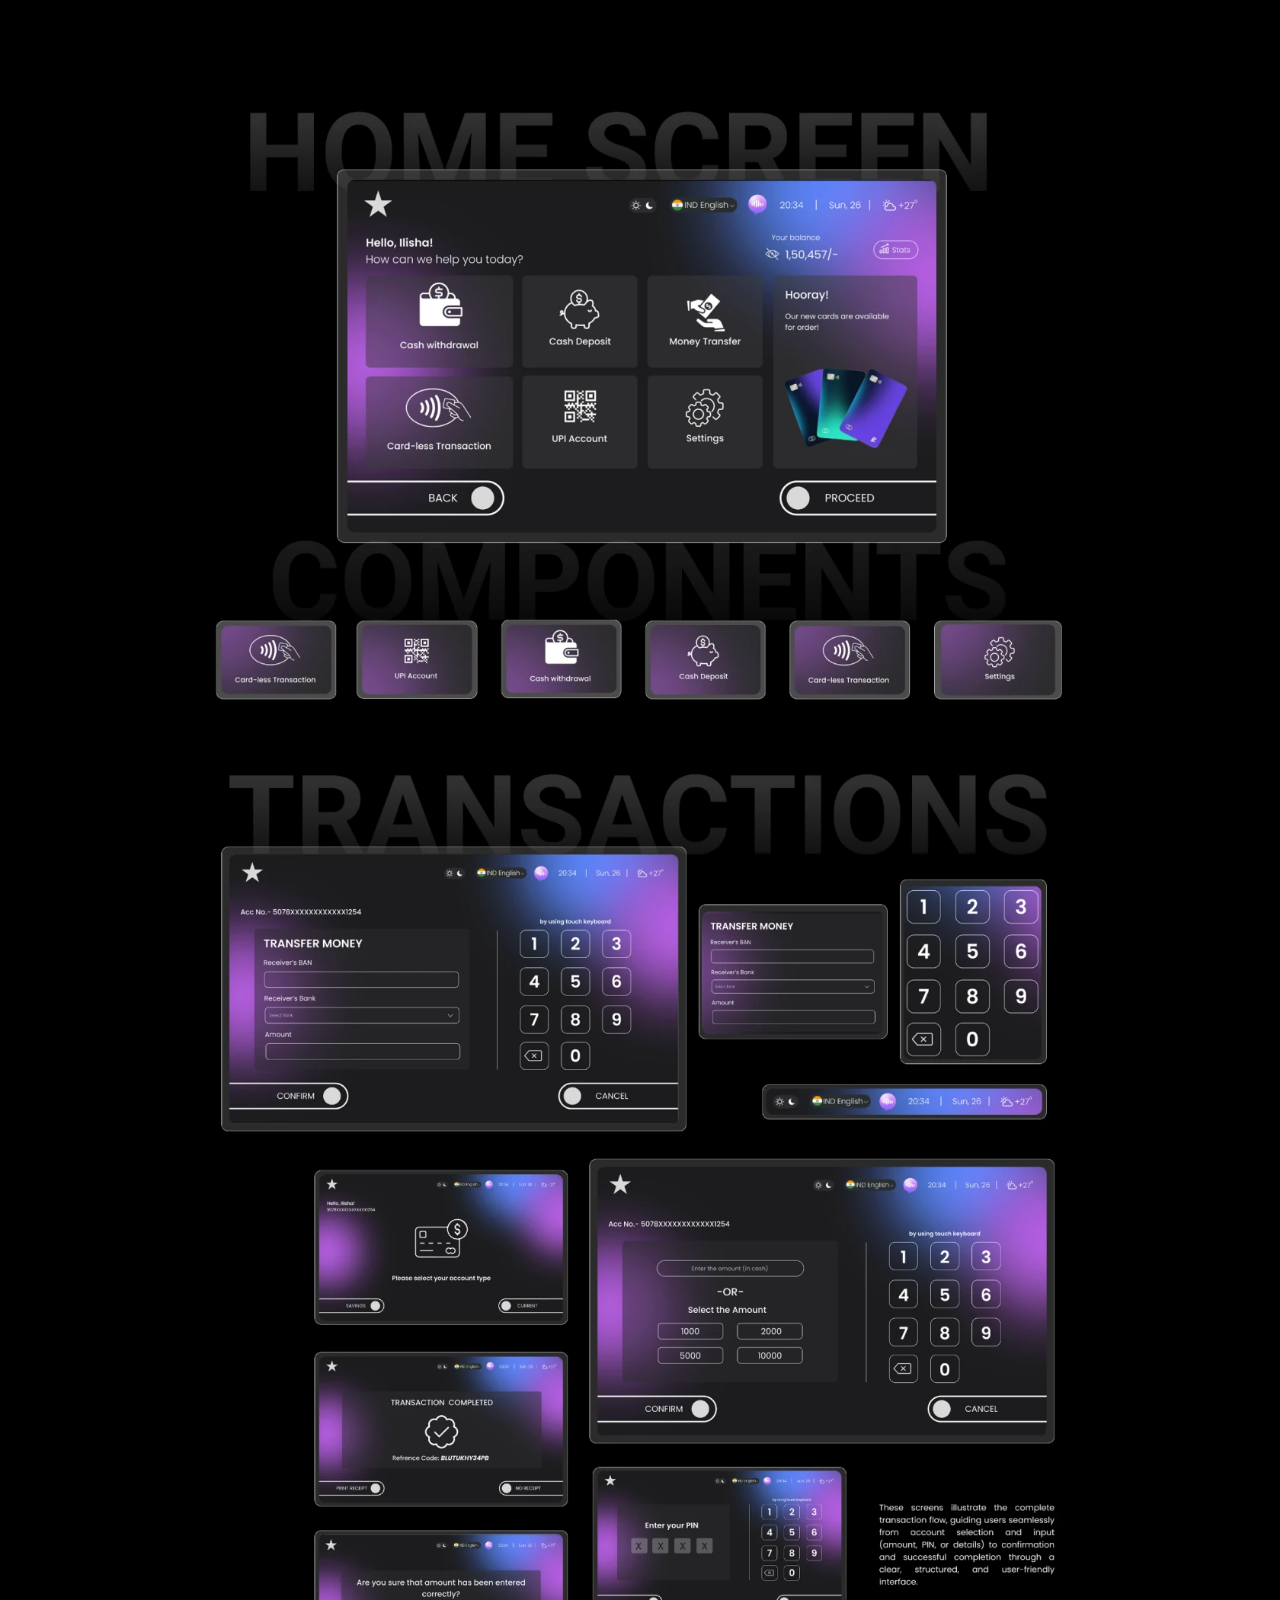
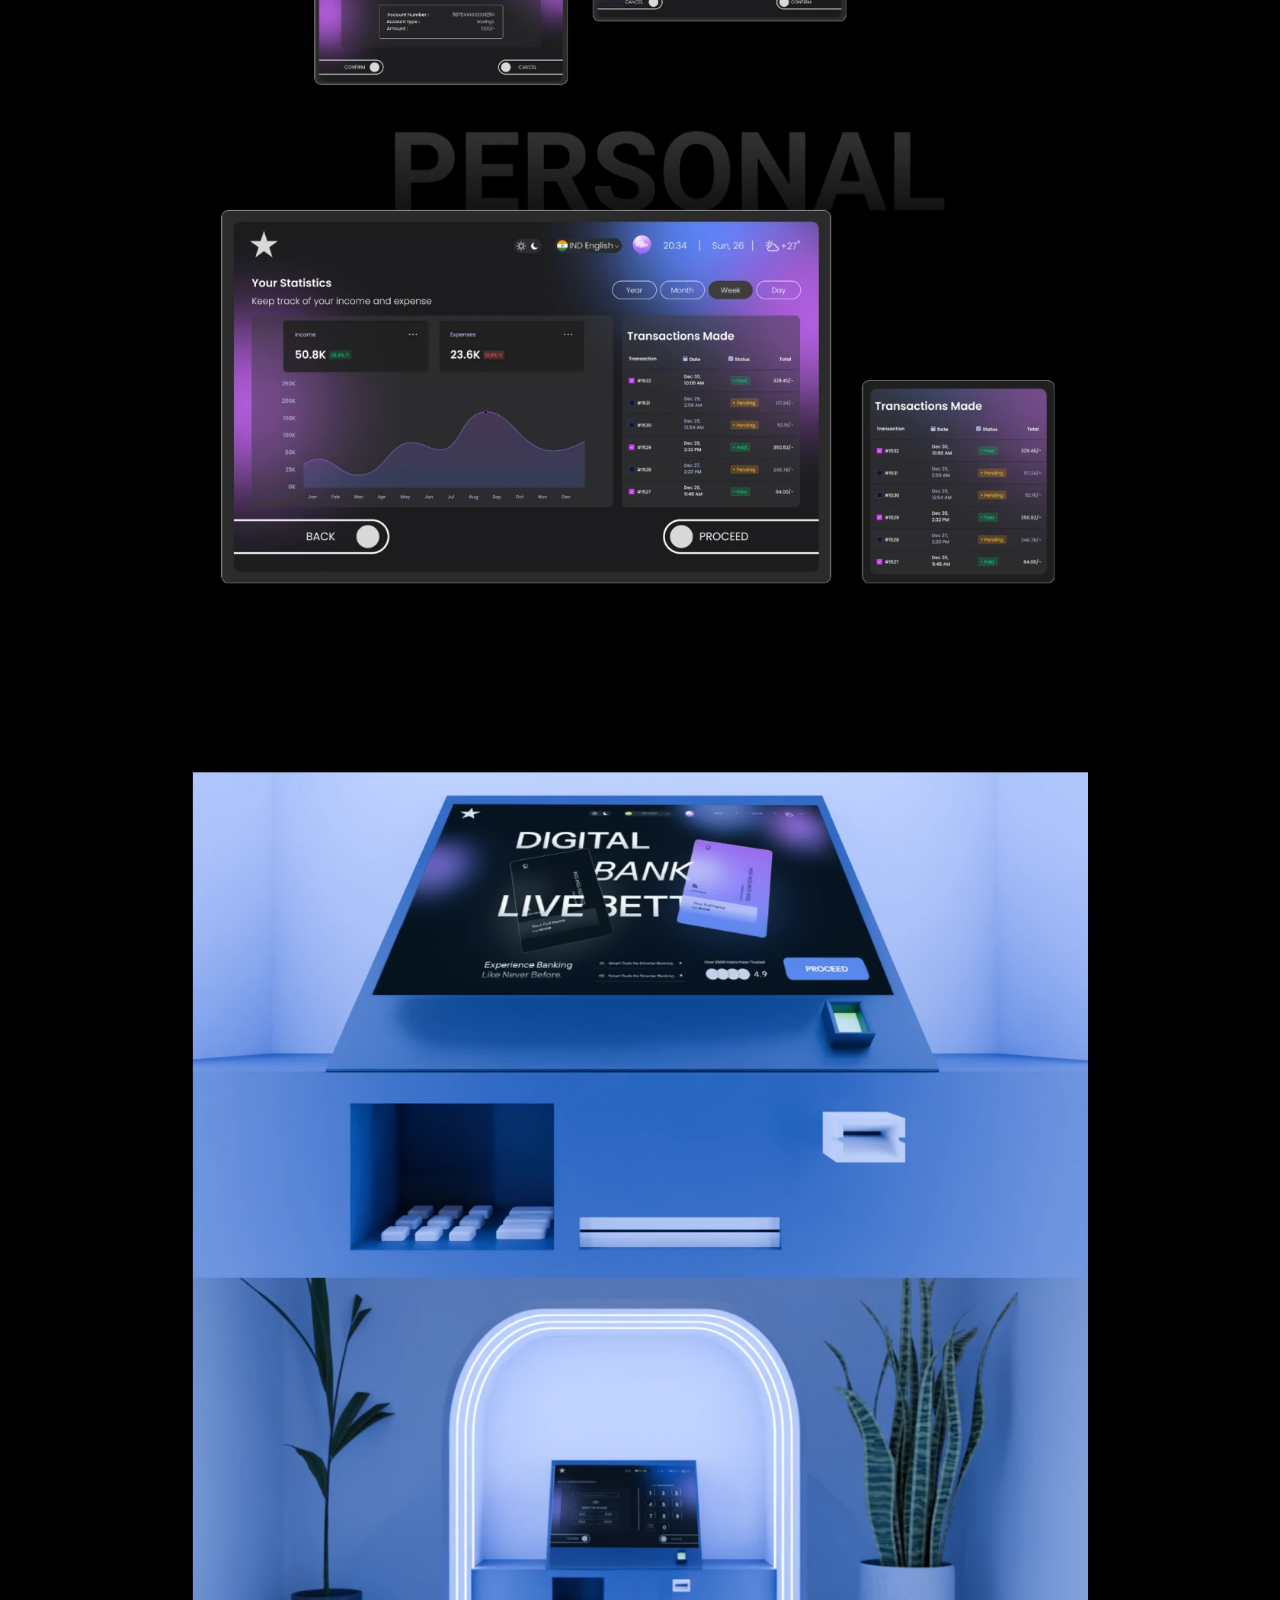
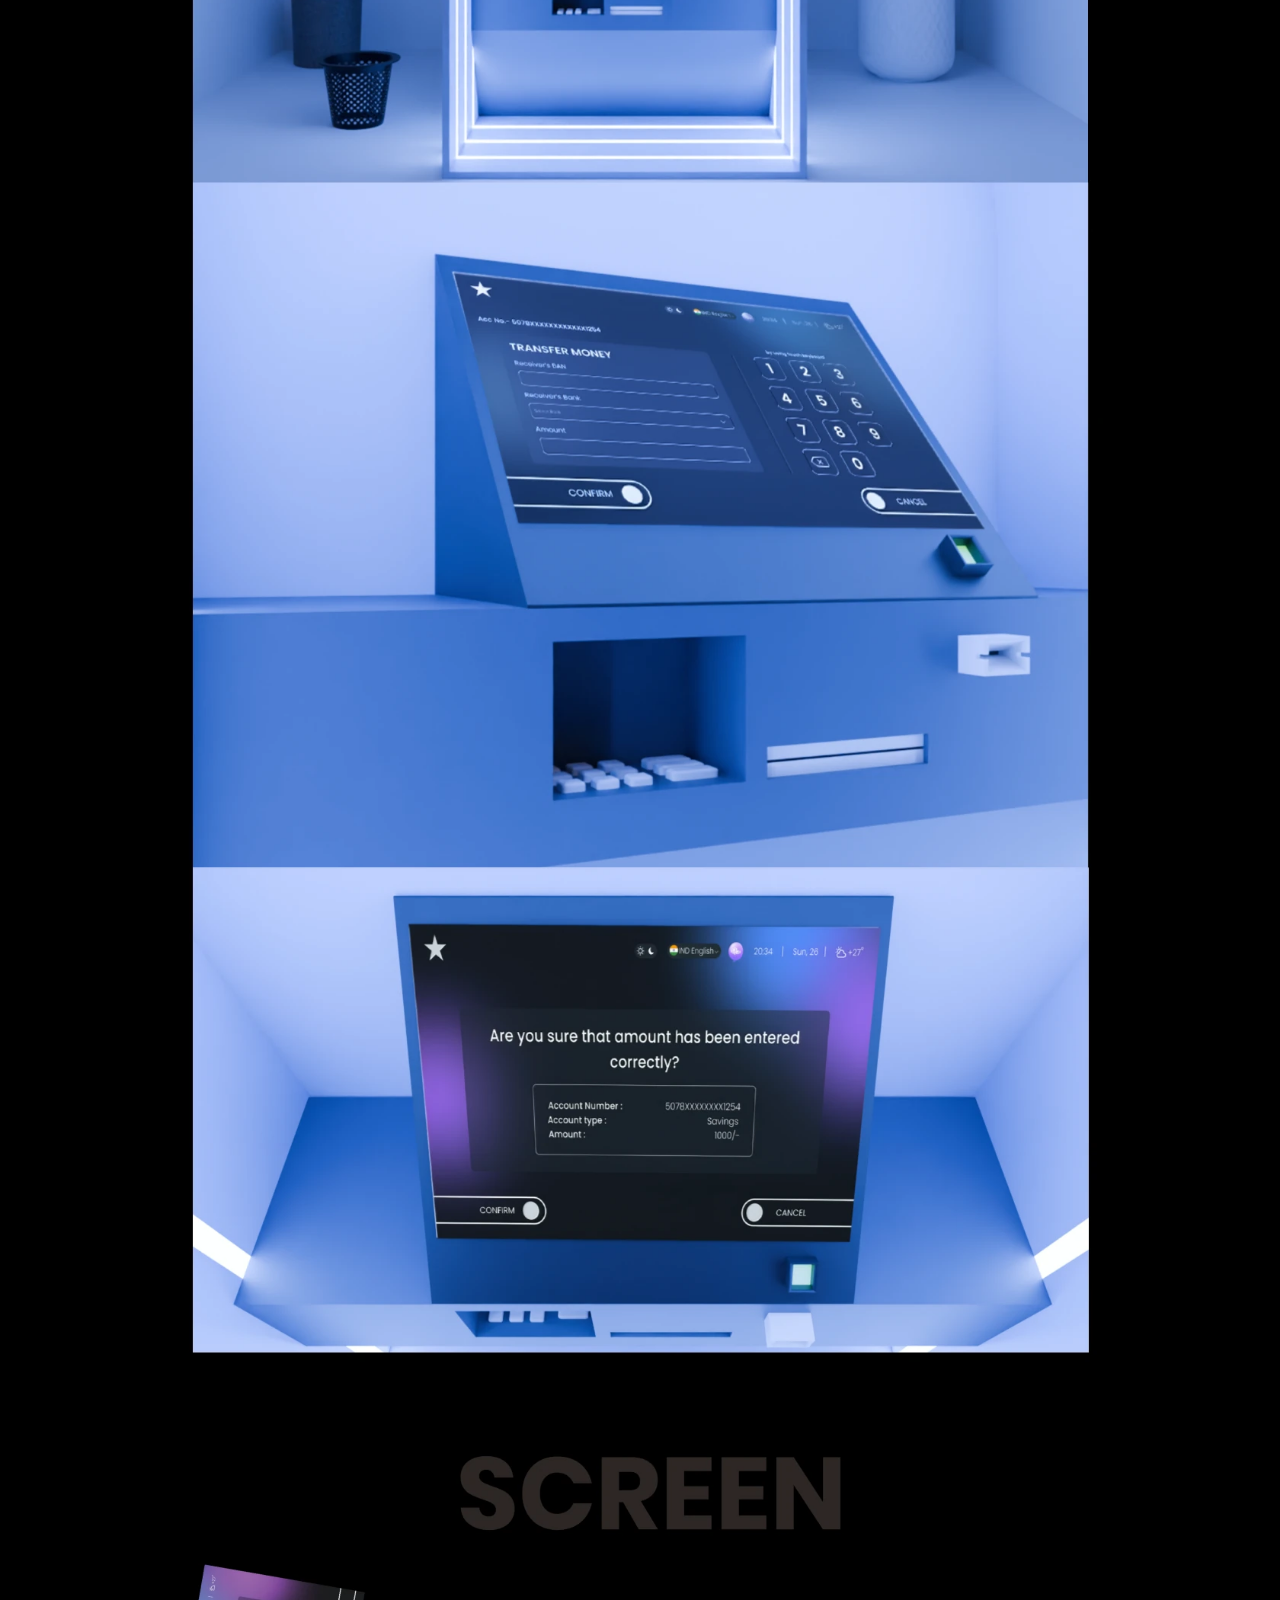
<file: work/atm-interface.html>
<!doctype html>
<html lang="en">
<head>
  <meta charset="utf-8">
  <meta name="viewport" content="width=device-width, initial-scale=1">
  <title>ATM Interface Redesign — Ilisha Dabas</title>
  <link rel="icon" href="../assets/img/logo-star.png">
  <link rel="preconnect" href="https://fonts.googleapis.com">
  <link rel="preconnect" href="https://fonts.gstatic.com" crossorigin>
  <link href="https://fonts.googleapis.com/css2?family=Codystar&family=Roboto:wght@300;400;500;600;700&display=swap" rel="stylesheet">
  <link rel="stylesheet" href="../css/style.css">
</head>
<body class="case-page case-page--dark" style="--case-bg:#000000" data-page="works" data-case="atm-interface" data-root="../">
  <div class="progress"></div>
  <!-- BACK stays pinned in place (Figma x58, y374) while the page scrolls -->
  <a class="case-back" href="../index.html#works" data-back>BACK</a>

  <!-- Figma frame "ATM 2" (1680 × 24408). The design itself is the image
       slices in assets/case/atm-interface/ — re-export them from Figma to change it.
       Live parts sit on top at their Figma x/y. -->
  <div class="frame case-head"><header data-site-header data-minimal></header></div>
  <div class="frame case-board" style="--fh:24408px">
    <div class="case-board__img">
      <img src="../assets/case/atm-interface/01.webp" alt="" width="1680" height="1200" decoding="async">
      <img src="../assets/case/atm-interface/02.webp" alt="" width="1680" height="1200" decoding="async">
      <img src="../assets/case/atm-interface/03.webp" alt="" width="1680" height="1200" loading="lazy" decoding="async">
      <img src="../assets/case/atm-interface/04.webp" alt="" width="1680" height="1200" loading="lazy" decoding="async">
      <img src="../assets/case/atm-interface/05.webp" alt="" width="1680" height="1200" loading="lazy" decoding="async">
      <img src="../assets/case/atm-interface/06.webp" alt="" width="1680" height="1200" loading="lazy" decoding="async">
      <img src="../assets/case/atm-interface/07.webp" alt="" width="1680" height="1200" loading="lazy" decoding="async">
      <img src="../assets/case/atm-interface/08.webp" alt="" width="1680" height="1200" loading="lazy" decoding="async">
      <img src="../assets/case/atm-interface/09.webp" alt="" width="1680" height="1200" loading="lazy" decoding="async">
      <img src="../assets/case/atm-interface/10.webp" alt="" width="1680" height="1200" loading="lazy" decoding="async">
      <img src="../assets/case/atm-interface/11.webp" alt="" width="1680" height="1200" loading="lazy" decoding="async">
      <img src="../assets/case/atm-interface/12.webp" alt="" width="1680" height="1200" loading="lazy" decoding="async">
      <img src="../assets/case/atm-interface/13.webp" alt="" width="1680" height="1200" loading="lazy" decoding="async">
      <img src="../assets/case/atm-interface/14.webp" alt="" width="1680" height="1200" loading="lazy" decoding="async">
      <img src="../assets/case/atm-interface/15.webp" alt="" width="1680" height="1200" loading="lazy" decoding="async">
      <img src="../assets/case/atm-interface/16.webp" alt="" width="1680" height="1200" loading="lazy" decoding="async">
      <img src="../assets/case/atm-interface/17.webp" alt="" width="1680" height="1200" loading="lazy" decoding="async">
      <img src="../assets/case/atm-interface/18.webp" alt="" width="1680" height="1200" loading="lazy" decoding="async">
      <img src="../assets/case/atm-interface/19.webp" alt="" width="1680" height="1200" loading="lazy" decoding="async">
      <img src="../assets/case/atm-interface/20.webp" alt="" width="1680" height="1200" loading="lazy" decoding="async">
      <img src="../assets/case/atm-interface/21.webp" alt="" width="1680" height="408" loading="lazy" decoding="async">
    </div>

    <!-- hero video (Figma 253,162 · 1180×475) -->
    <div class="abs case-hero vid" style="--x:253px;--y:162px">
      <video muted loop playsinline preload="auto" data-autoplay aria-hidden="true"><source src="../assets/video/atm.webm" type="video/webm"><source src="../assets/video/atm.mp4" type="video/mp4"></video>
    </div>
    <a class="abs case-proj-link" style="--x:253px;--y:700px" href="https://www.behance.net/gallery/248627367/ATM-Redesign" target="_blank" rel="noopener">Project Link</a>

    <div class="visually-hidden">
      <h1>ATM Interface Redesign</h1>
      <p>ACCESSIBILITY × BANKING × INTERACTION DESIGN</p>
      <p>ATM Interface Redesign</p>
      <p>interaction design</p>
      <p>UX research</p>
      <p>accessibility</p>
      <p>UI</p>
    </div>
  </div>

  <script src="../js/site.js"></script>
  <script src="../js/music.js"></script>
  <script src="../js/media.js"></script>
</body>
</html>
</file>
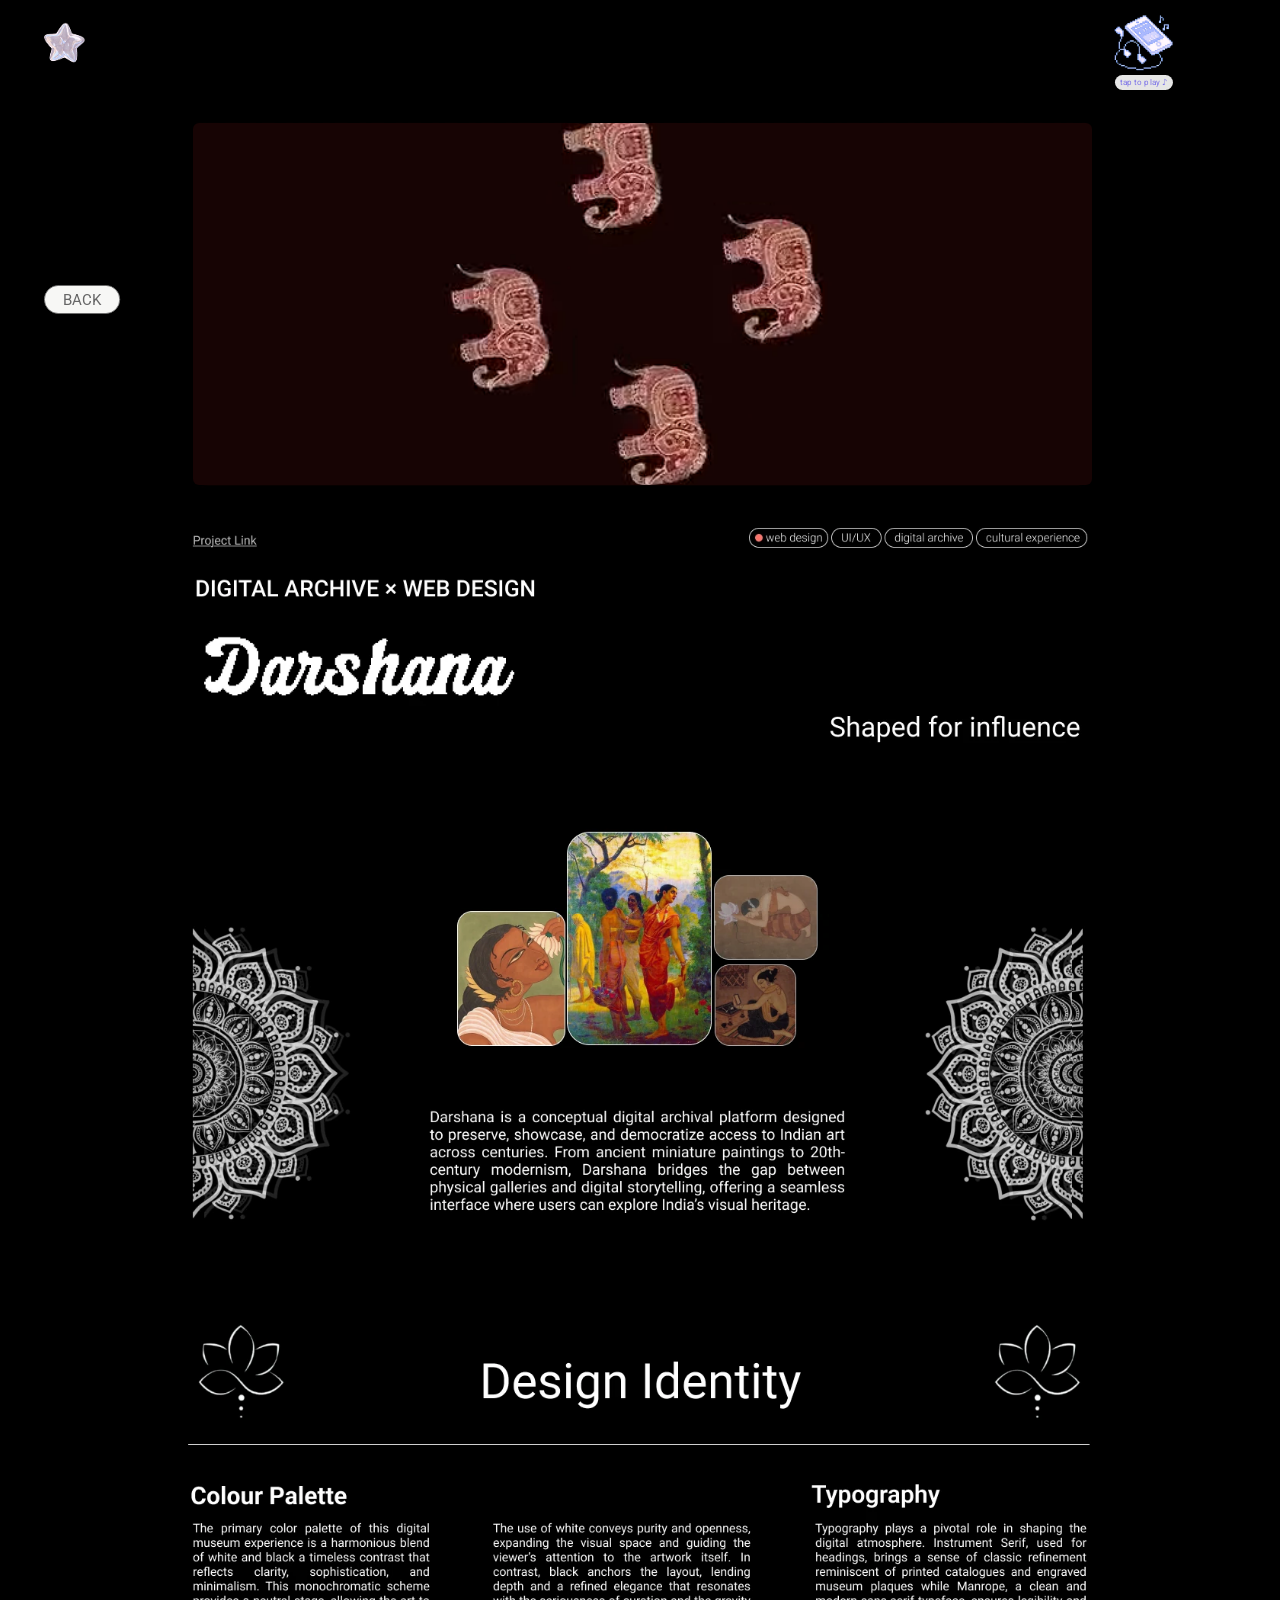
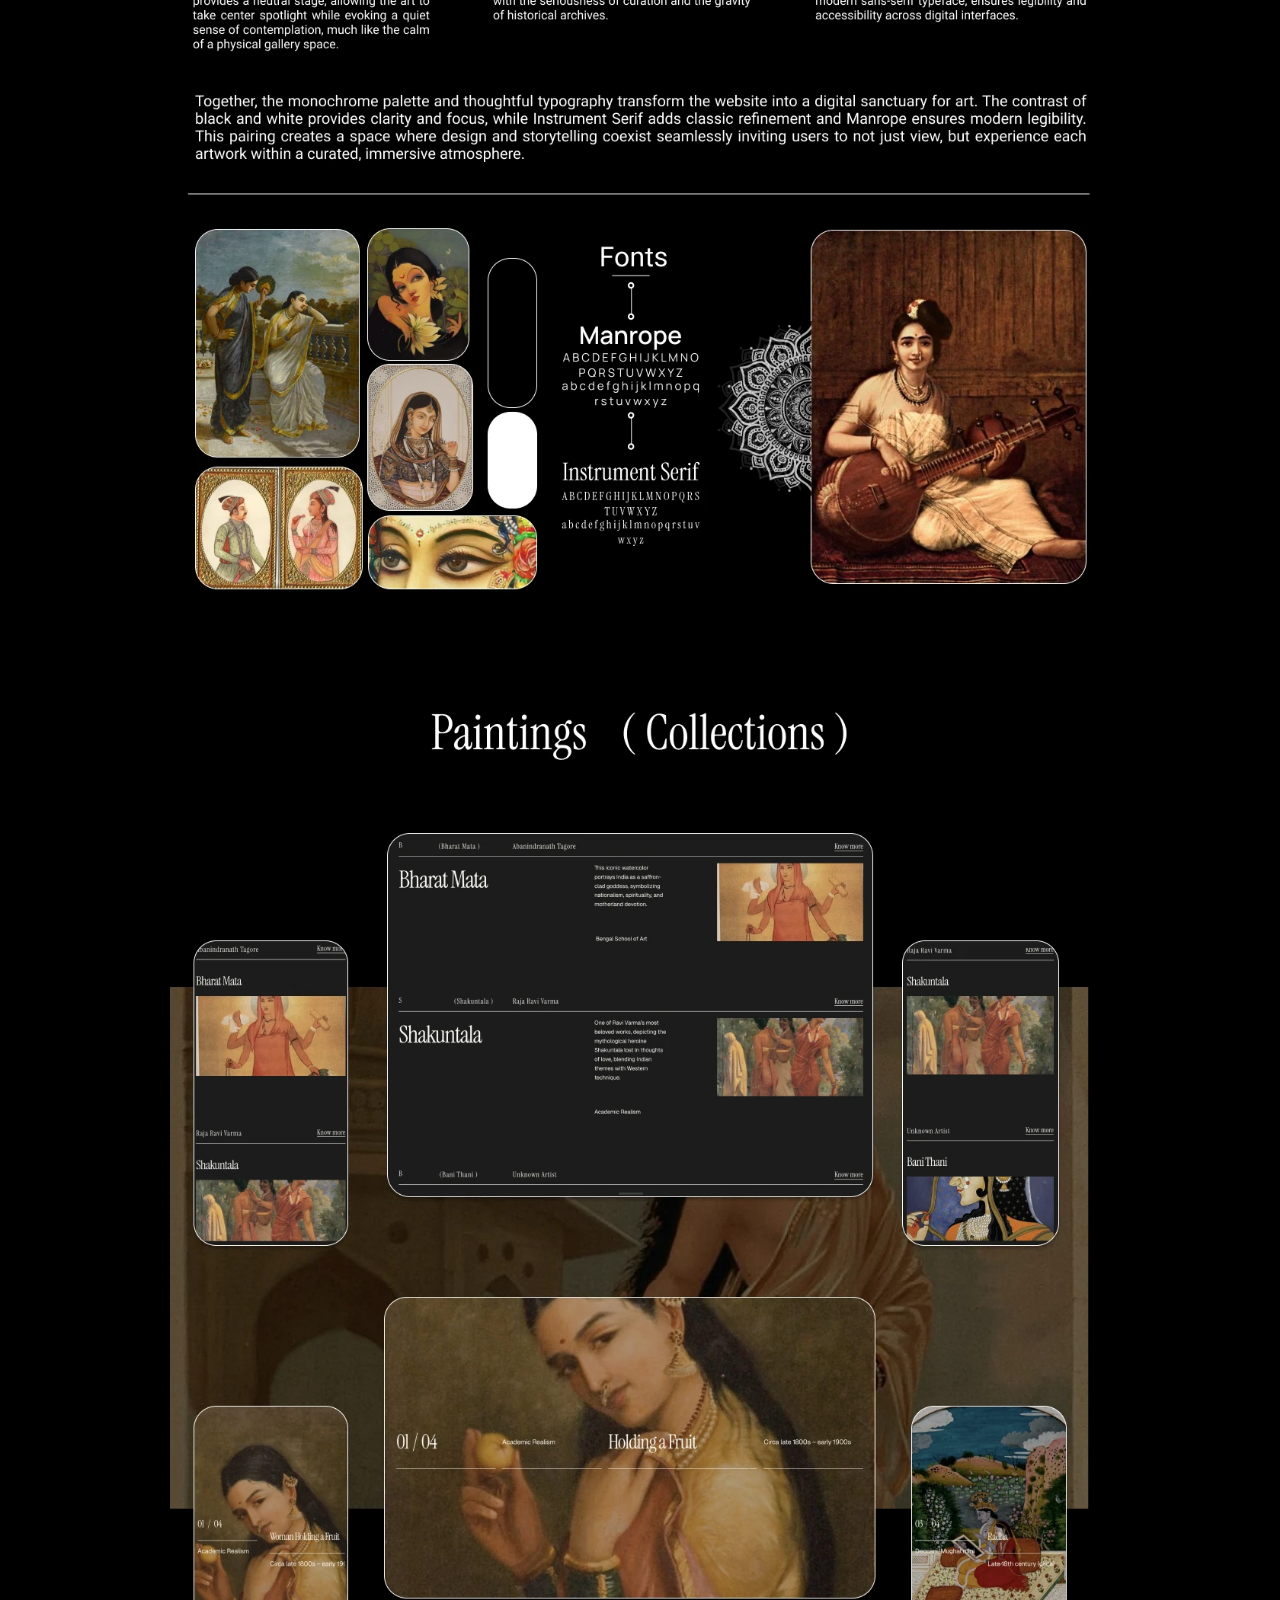
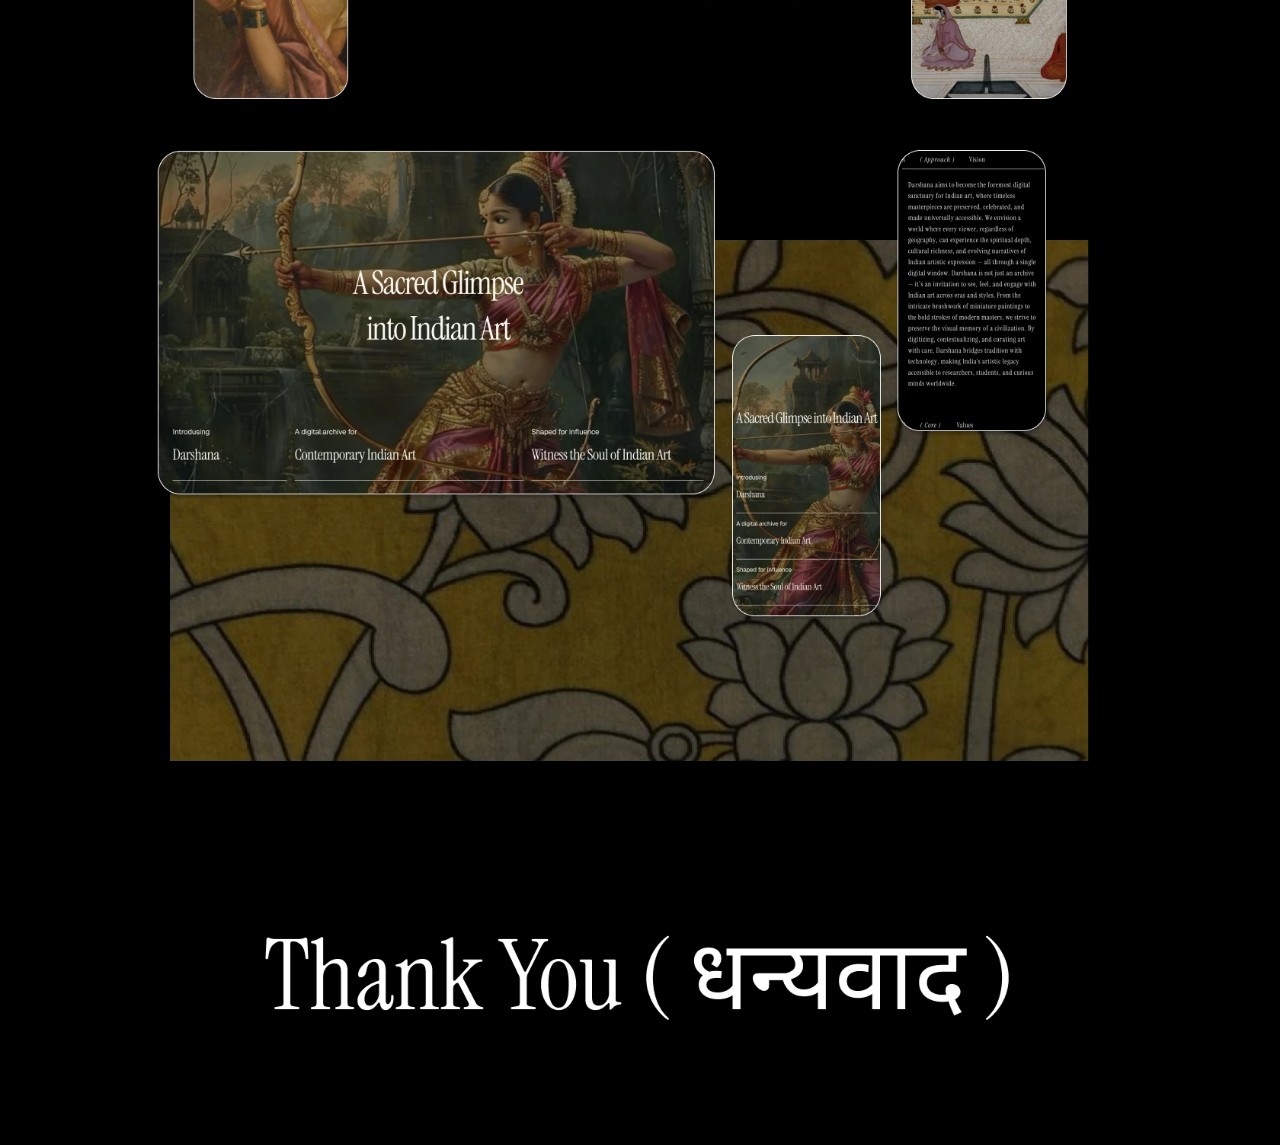
<file: work/darshana.html>
<!doctype html>
<html lang="en">
<head>
  <meta charset="utf-8">
  <meta name="viewport" content="width=device-width, initial-scale=1">
  <title>Darshana — Ilisha Dabas</title>
  <link rel="icon" href="../assets/img/logo-star.png">
  <link rel="preconnect" href="https://fonts.googleapis.com">
  <link rel="preconnect" href="https://fonts.gstatic.com" crossorigin>
  <link href="https://fonts.googleapis.com/css2?family=Codystar&family=Roboto:wght@300;400;500;600;700&display=swap" rel="stylesheet">
  <link rel="stylesheet" href="../css/style.css">
</head>
<body class="case-page case-page--dark" style="--case-bg:#000000" data-page="works" data-case="darshana" data-root="../">
  <div class="progress"></div>
  <!-- BACK stays pinned in place (Figma x58, y374) while the page scrolls -->
  <a class="case-back" href="../index.html#works" data-back>BACK</a>

  <!-- Figma frame "Darshana 2" (1680 × 5702). The design itself is the image
       slices in assets/case/darshana/ — re-export them from Figma to change it.
       Live parts sit on top at their Figma x/y. -->
  <div class="frame case-head"><header data-site-header data-minimal></header></div>
  <div class="frame case-board" style="--fh:5702px">
    <div class="case-board__img">
      <img src="../assets/case/darshana/01.webp" alt="" width="1680" height="1200" decoding="async">
      <img src="../assets/case/darshana/02.webp" alt="" width="1680" height="1200" decoding="async">
      <img src="../assets/case/darshana/03.webp" alt="" width="1680" height="1200" loading="lazy" decoding="async">
      <img src="../assets/case/darshana/04.webp" alt="" width="1680" height="1200" loading="lazy" decoding="async">
      <img src="../assets/case/darshana/05.webp" alt="" width="1680" height="902" loading="lazy" decoding="async">
    </div>

    <!-- hero video (Figma 253,162 · 1180×475) -->
    <div class="abs case-hero vid" style="--x:253px;--y:162px">
      <video muted loop playsinline preload="auto" data-autoplay aria-hidden="true"><source src="../assets/video/darshana.webm" type="video/webm"><source src="../assets/video/darshana.mp4" type="video/mp4"></video>
    </div>
    <a class="abs case-proj-link" style="--x:253px;--y:700px" href="https://www.behance.net/gallery/231425081/Darshana" target="_blank" rel="noopener">Project Link</a>

    <div class="visually-hidden">
      <h1>Darshana</h1>
      <p>DIGITAL ARCHIVE × WEB DESIGN</p>
      <p>Darshana</p>
      <p>web design</p>
      <p>UI/UX</p>
      <p>digital archive</p>
      <p>cultural experience</p>
      <p>Shaped for influence</p>
      <p>Darshana is a conceptual digital archival platform designed to preserve, showcase, and democratize access to Indian art across centuries. From ancient miniature paintings to 20th-century modernism, Darshana bridges the gap between physical galleries and digital storytelling, offering a seamless interface where users can explore India’s visual heritage.</p>
      <p>Design Identity</p>
      <p>The primary color palette of this digital museum experience is a harmonious blend of white and black a timeless contrast that reflects clarity, sophistication, and minimalism. This monochromatic scheme provides a neutral stage, allowing the art to take center spotlight while evoking a quiet sense of contemplation, much like the calm of a physical gallery space.</p>
      <p>Together, the monochrome palette and thoughtful typography transform the website into a digital sanctuary for art. The contrast of black and white provides clarity and focus, while Instrument Serif adds classic refinement and Manrope ensures modern legibility. This pairing creates a space where design and storytelling coexist seamlessly inviting users to not just view, but experience each artwork within a curated, immersive atmosphere.</p>
      <p>The use of white conveys purity and openness, expanding the visual space and guiding the viewer’s attention to the artwork itself. In contrast, black anchors the layout, lending depth and a refined elegance that resonates with the seriousness of curation and the gravity of historical archives.</p>
      <p>Typography plays a pivotal role in shaping the digital atmosphere. Instrument Serif, used for headings, brings a sense of classic refinement reminiscent of printed catalogues and engraved museum plaques while Manrope, a clean and modern sans-serif typeface, ensures legibility and accessibility across digital interfaces.</p>
      <p>Colour Palette</p>
      <p>Typography</p>
      <p>Fonts</p>
      <p>Manrope</p>
      <p>Instrument Serif</p>
      <p>A B C D E F G H I J K L M N O P Q R S T U V W X Y Z</p>
      <p>a b c d e f g h i j k l m n o p q r s t u v w x y z</p>
      <p>Paintings ( Collections )</p>
      <p>Thank You ( धन्यवाद )</p>
    </div>
  </div>

  <script src="../js/site.js"></script>
  <script src="../js/music.js"></script>
  <script src="../js/media.js"></script>
</body>
</html>
</file>
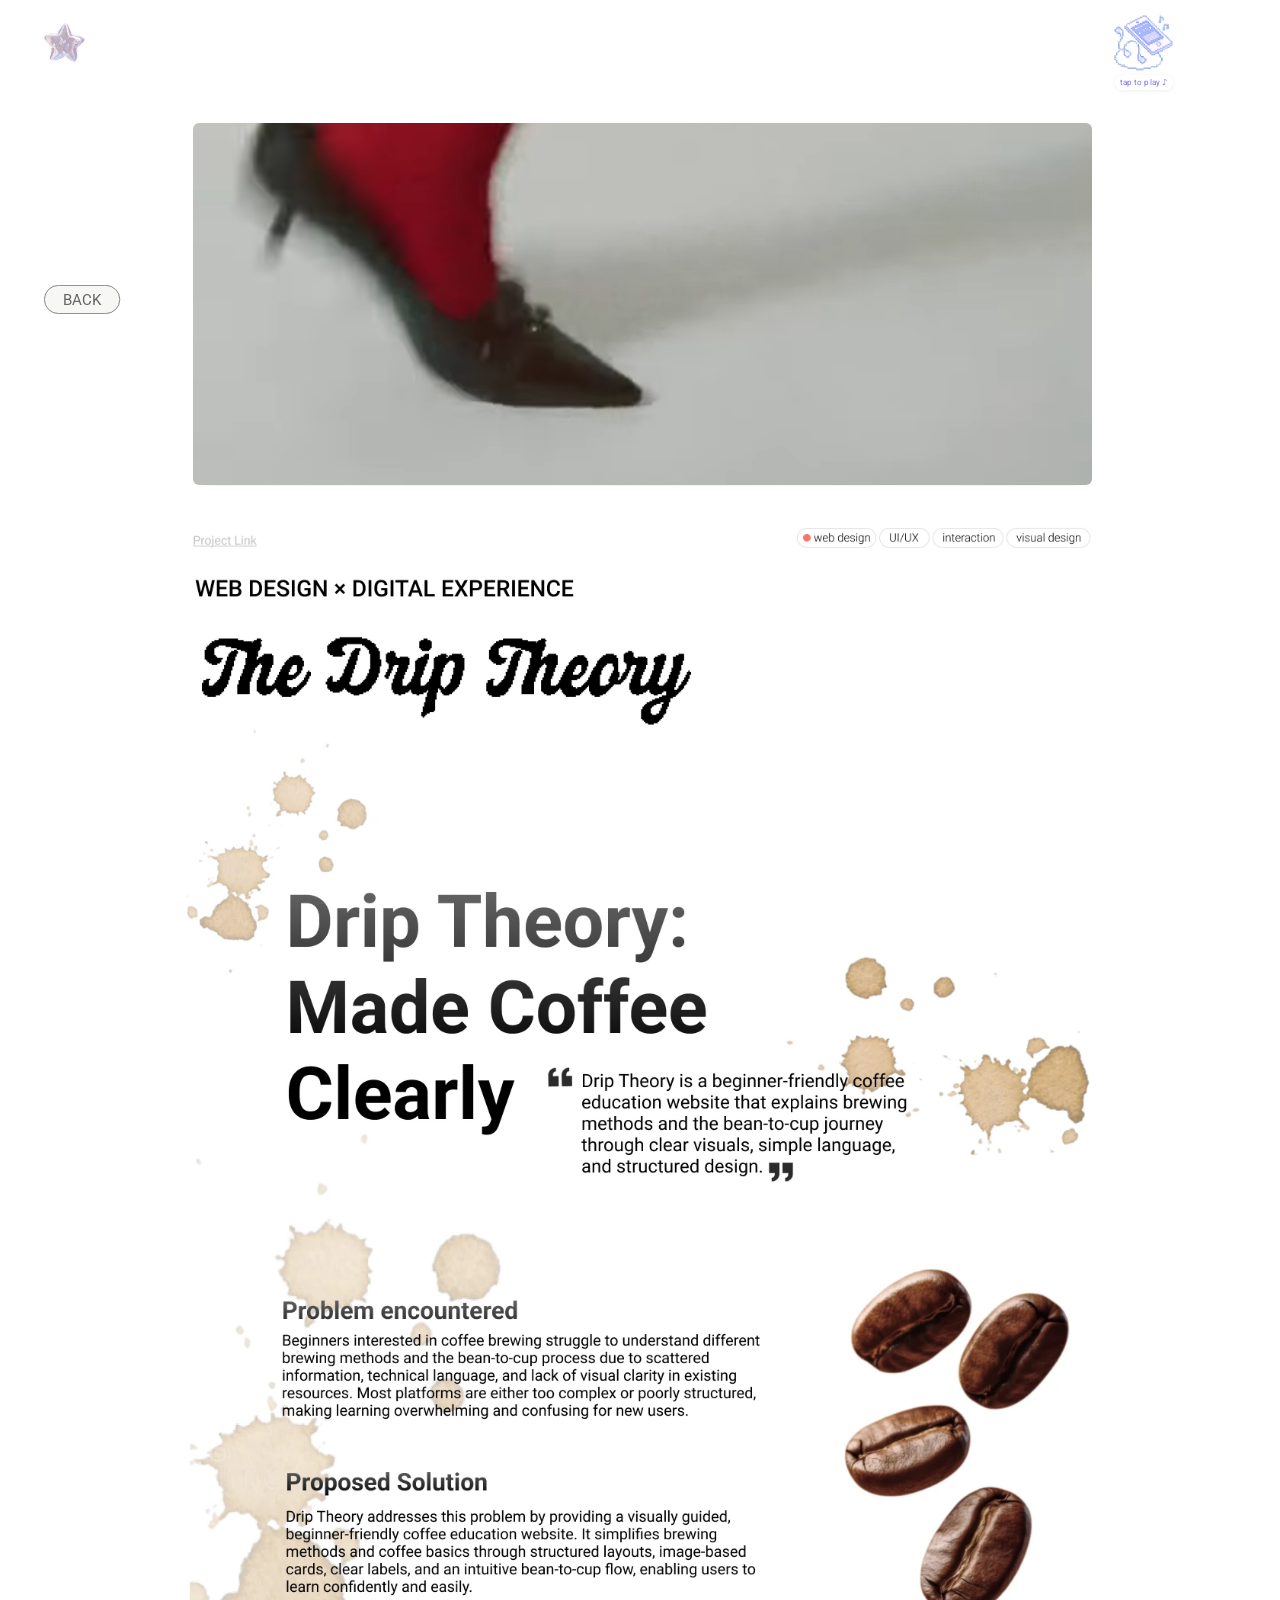
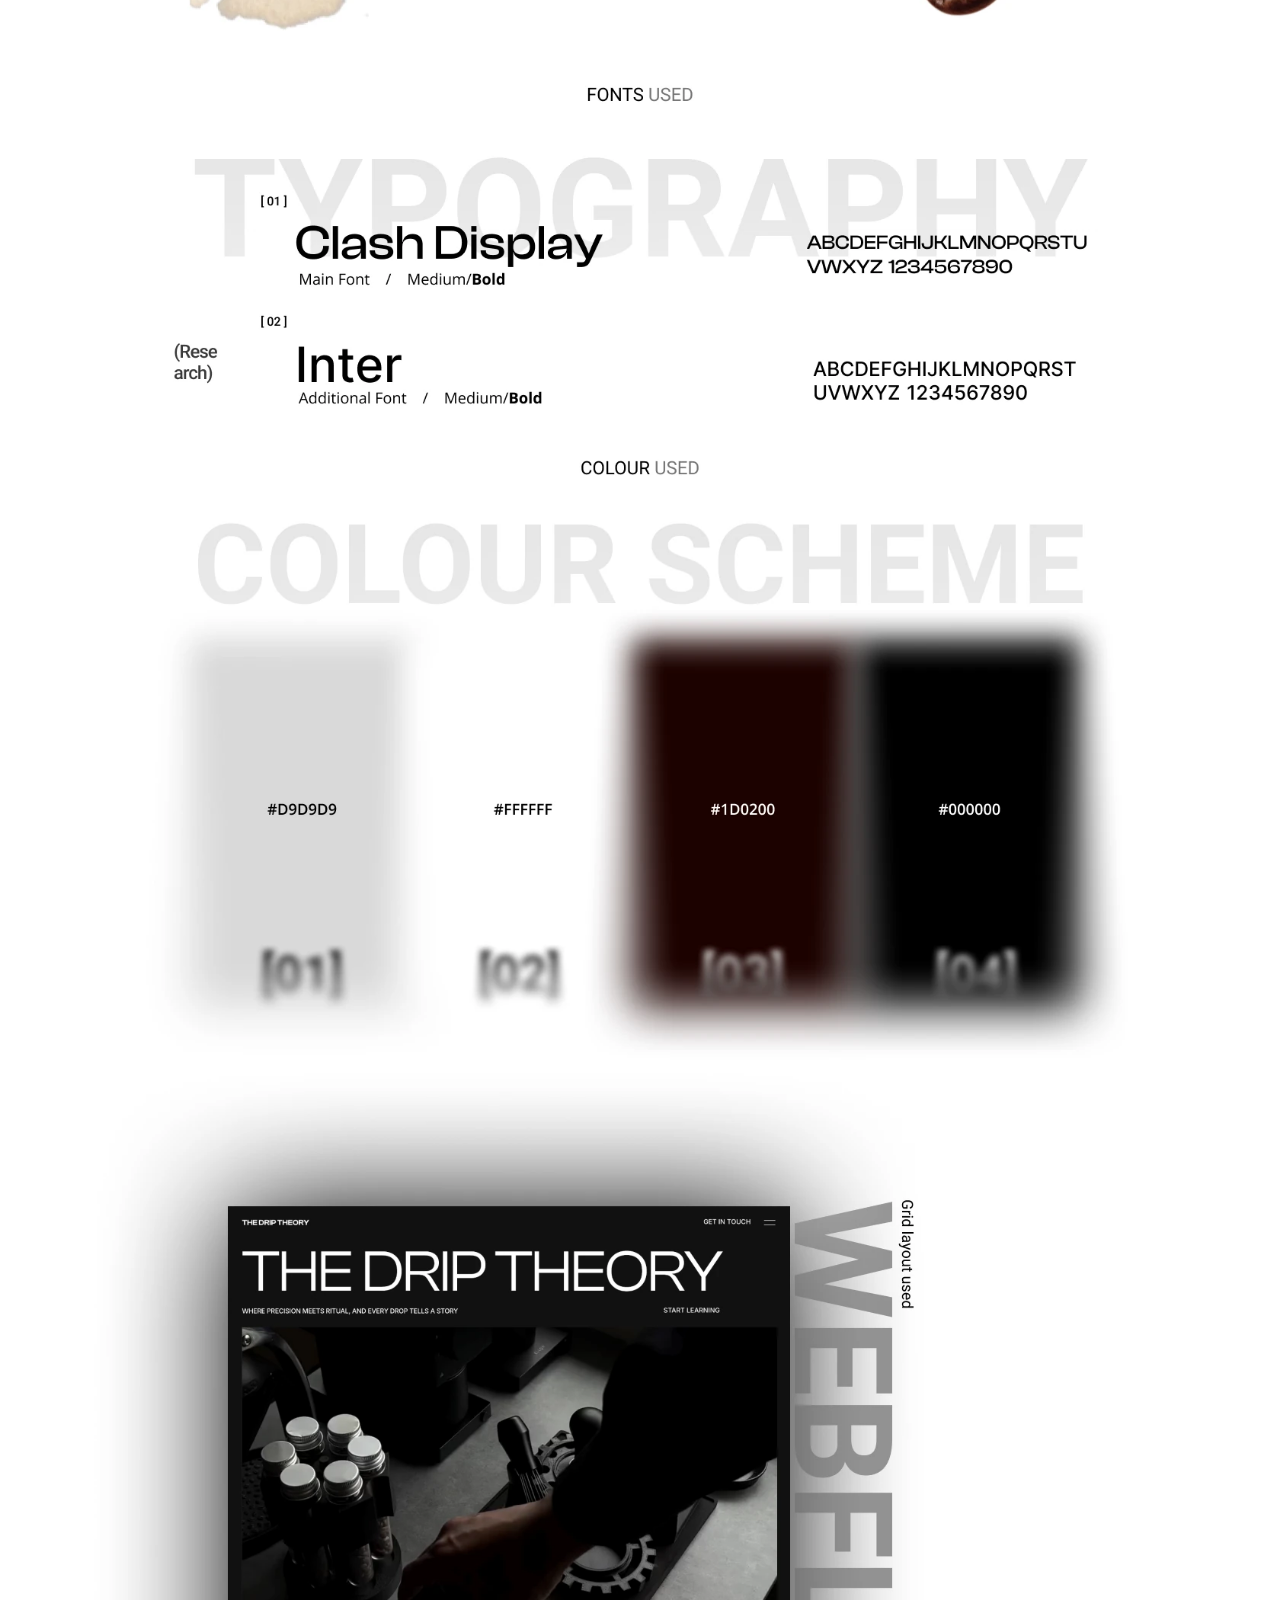
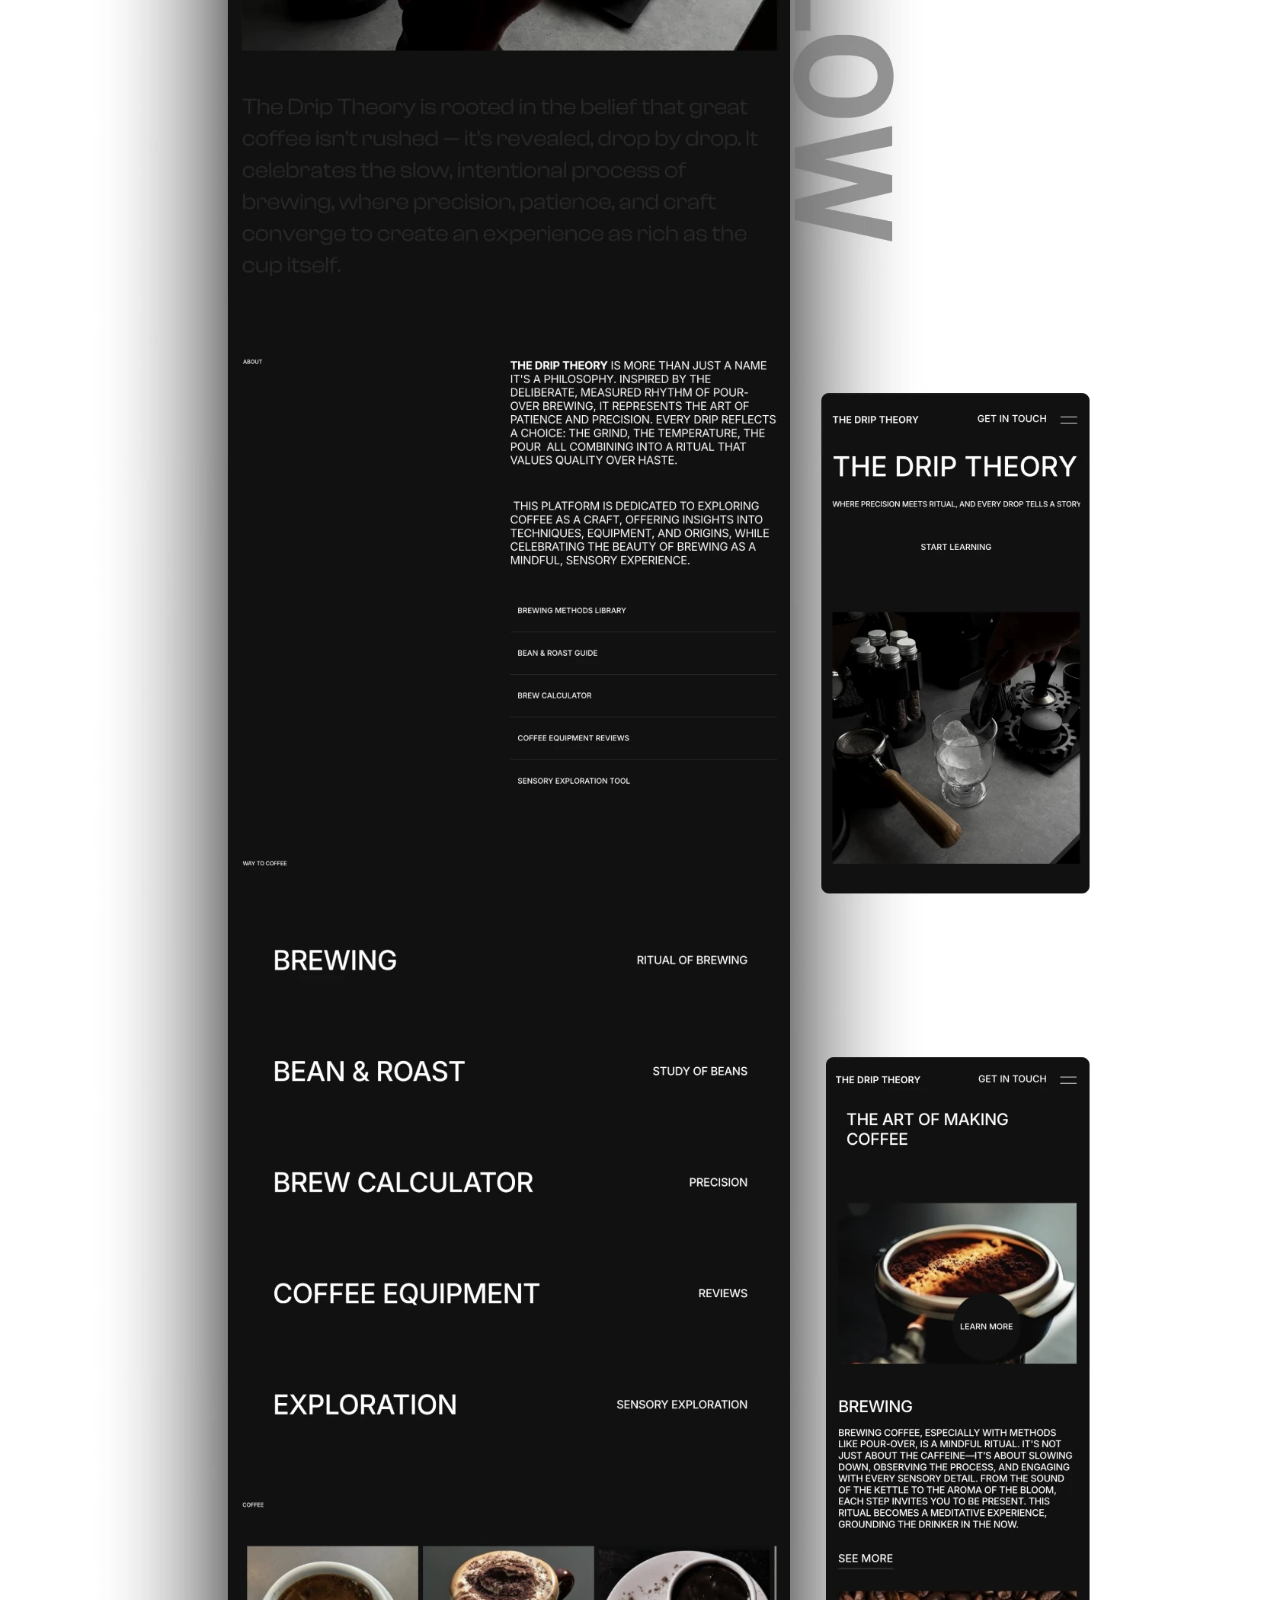
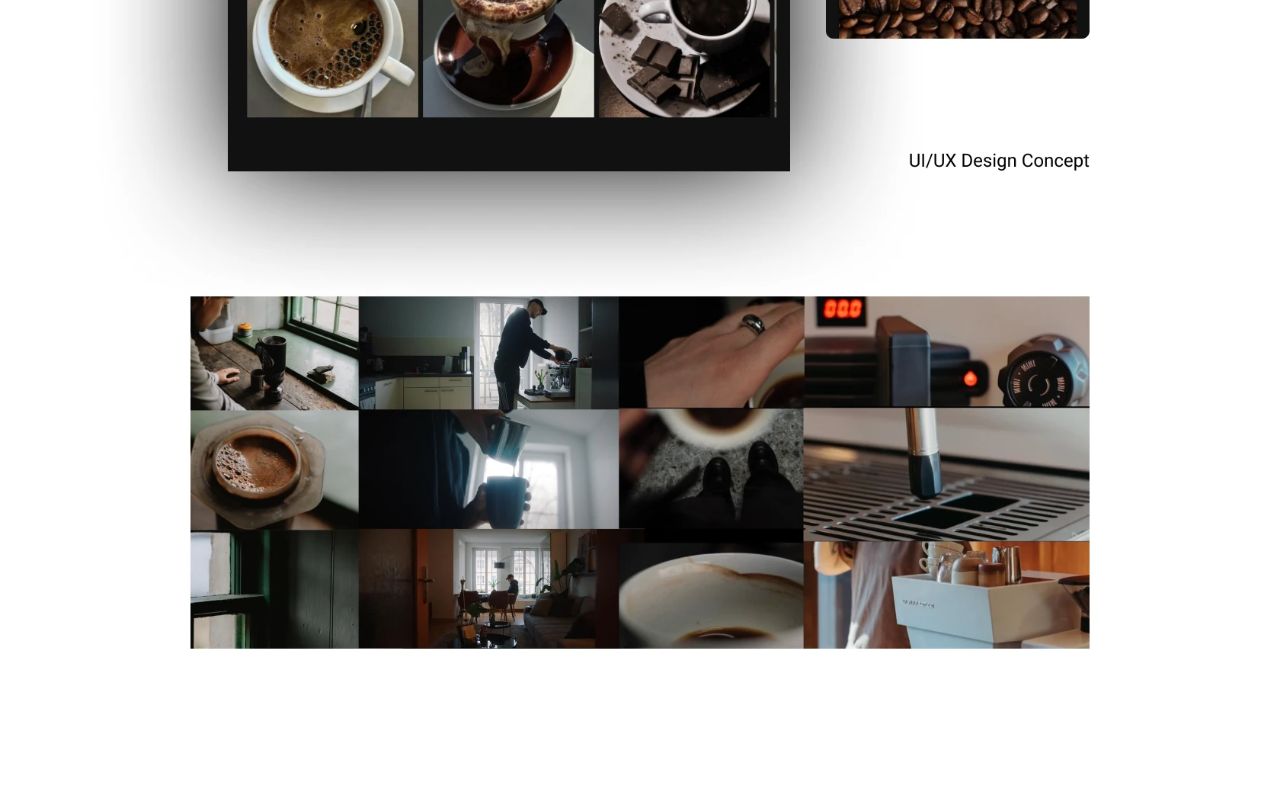
<file: work/drip-theory.html>
<!doctype html>
<html lang="en">
<head>
  <meta charset="utf-8">
  <meta name="viewport" content="width=device-width, initial-scale=1">
  <title>The Drip Theory — Ilisha Dabas</title>
  <link rel="icon" href="../assets/img/logo-star.png">
  <link rel="preconnect" href="https://fonts.googleapis.com">
  <link rel="preconnect" href="https://fonts.gstatic.com" crossorigin>
  <link href="https://fonts.googleapis.com/css2?family=Codystar&family=Roboto:wght@300;400;500;600;700&display=swap" rel="stylesheet">
  <link rel="stylesheet" href="../css/style.css">
</head>
<body class="case-page" style="--case-bg:#ffffff" data-page="works" data-case="drip-theory" data-root="../">
  <div class="progress"></div>
  <!-- BACK stays pinned in place (Figma x58, y374) while the page scrolls -->
  <a class="case-back" href="../index.html#works" data-back>BACK</a>

  <!-- Figma frame "Drip theory 2" (1680 × 7337). The design itself is the image
       slices in assets/case/drip-theory/ — re-export them from Figma to change it.
       Live parts sit on top at their Figma x/y. -->
  <div class="frame case-head"><header data-site-header data-minimal></header></div>
  <div class="frame case-board" style="--fh:7337px">
    <div class="case-board__img">
      <img src="../assets/case/drip-theory/01.webp" alt="" width="1680" height="1200" decoding="async">
      <img src="../assets/case/drip-theory/02.webp" alt="" width="1680" height="1200" decoding="async">
      <img src="../assets/case/drip-theory/03.webp" alt="" width="1680" height="1200" loading="lazy" decoding="async">
      <img src="../assets/case/drip-theory/04.webp" alt="" width="1680" height="1200" loading="lazy" decoding="async">
      <img src="../assets/case/drip-theory/05.webp" alt="" width="1680" height="1200" loading="lazy" decoding="async">
      <img src="../assets/case/drip-theory/06.webp" alt="" width="1680" height="1200" loading="lazy" decoding="async">
      <img src="../assets/case/drip-theory/07.webp" alt="" width="1680" height="137" loading="lazy" decoding="async">
    </div>

    <!-- hero video (Figma 253,162 · 1180×475) -->
    <div class="abs case-hero vid" style="--x:253px;--y:162px">
      <video muted loop playsinline preload="auto" data-autoplay aria-hidden="true"><source src="../assets/video/drip-theory.webm" type="video/webm"><source src="../assets/video/drip-theory.mp4" type="video/mp4"></video>
    </div>
    <a class="abs case-proj-link" style="--x:253px;--y:700px" href="https://www.behance.net/gallery/240449475/The-Drip-Theory" target="_blank" rel="noopener">Project Link</a>

    <div class="visually-hidden">
      <h1>The Drip Theory</h1>
      <p>WEB DESIGN × DIGITAL EXPERIENCE</p>
      <p>The Drip Theory</p>
      <p>web design</p>
      <p>UI/UX</p>
      <p>interaction</p>
      <p>visual design</p>
      <p>Drip Theory: Made Coffee Clearly</p>
      <p>Drip Theory is a beginner-friendly coffee education website that explains brewing methods and the bean-to-cup journey through clear visuals, simple language, and structured design.</p>
      <p>Problem encountered</p>
      <p>Proposed Solution</p>
      <p>Beginners interested in coffee brewing struggle to understand different brewing methods and the bean-to-cup process due to scattered information, technical language, and lack of visual clarity in existing resources. Most platforms are either too complex or poorly structured, making learning overwhelming and confusing for new users.</p>
      <p>Drip Theory addresses this problem by providing a visually guided, beginner-friendly coffee education website. It simplifies brewing methods and coffee basics through structured layouts, image-based cards, clear labels, and an intuitive bean-to-cup flow, enabling users to learn confidently and easily.</p>
      <p>COLOUR SCHEME</p>
      <p>FONTS USED</p>
      <p>COLOUR USED</p>
      <p>TYPOGRAPHY</p>
      <p>Clash Display</p>
      <p>Inter</p>
      <p>ABCDEFGHIJKLMNOPQRSTUVWXYZ</p>
      <p>[ 01 ]</p>
      <p>[ 02 ]</p>
      <p>1234567890</p>
      <p>Main Font / Medium/Bold</p>
      <p>Additional Font / Medium/Bold</p>
      <p>[01]</p>
      <p>[02]</p>
      <p>[03]</p>
      <p>[04]</p>
      <p>#000000</p>
      <p>#1D0200</p>
      <p>#FFFFFF</p>
      <p>#D9D9D9</p>
      <p>WEBFLOW</p>
      <p>Grid layout used</p>
      <p>UI/UX Design Concept</p>
      <p>(Research)</p>
    </div>
  </div>

  <script src="../js/site.js"></script>
  <script src="../js/music.js"></script>
  <script src="../js/media.js"></script>
</body>
</html>
</file>
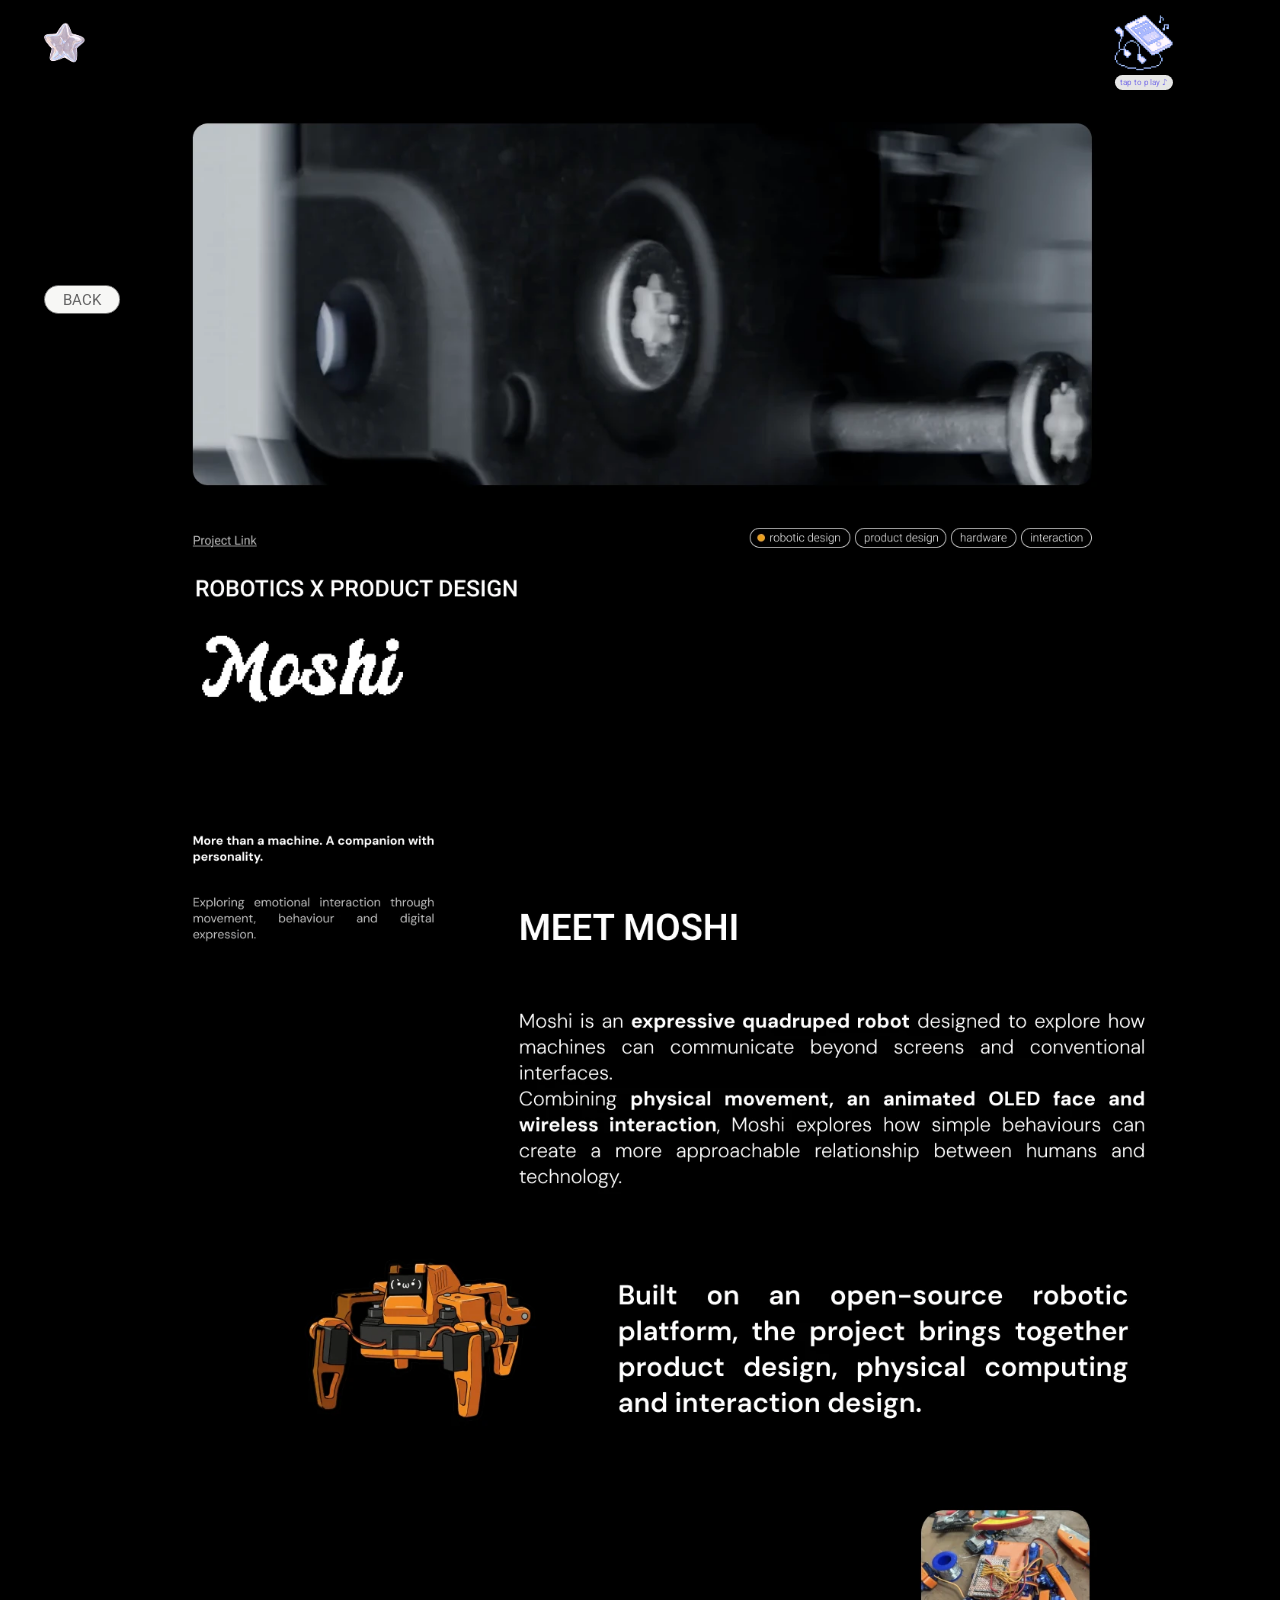
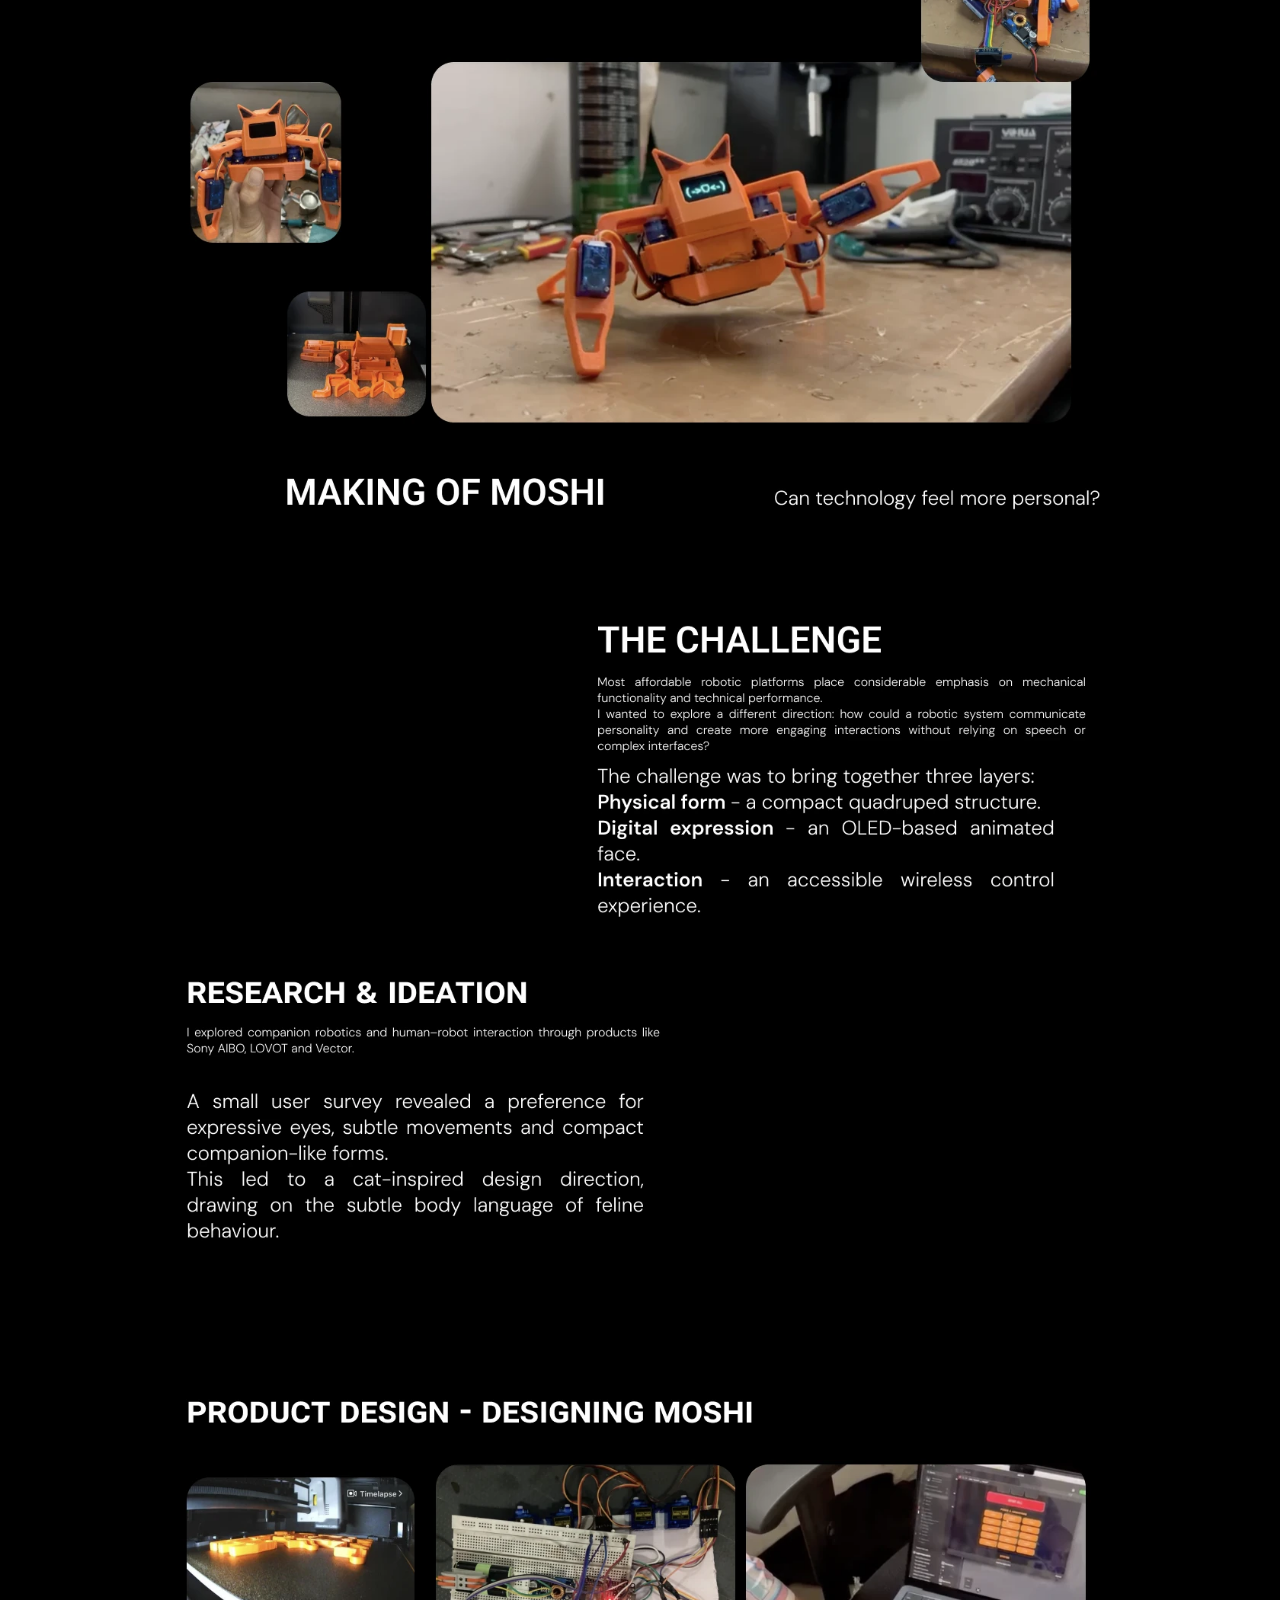
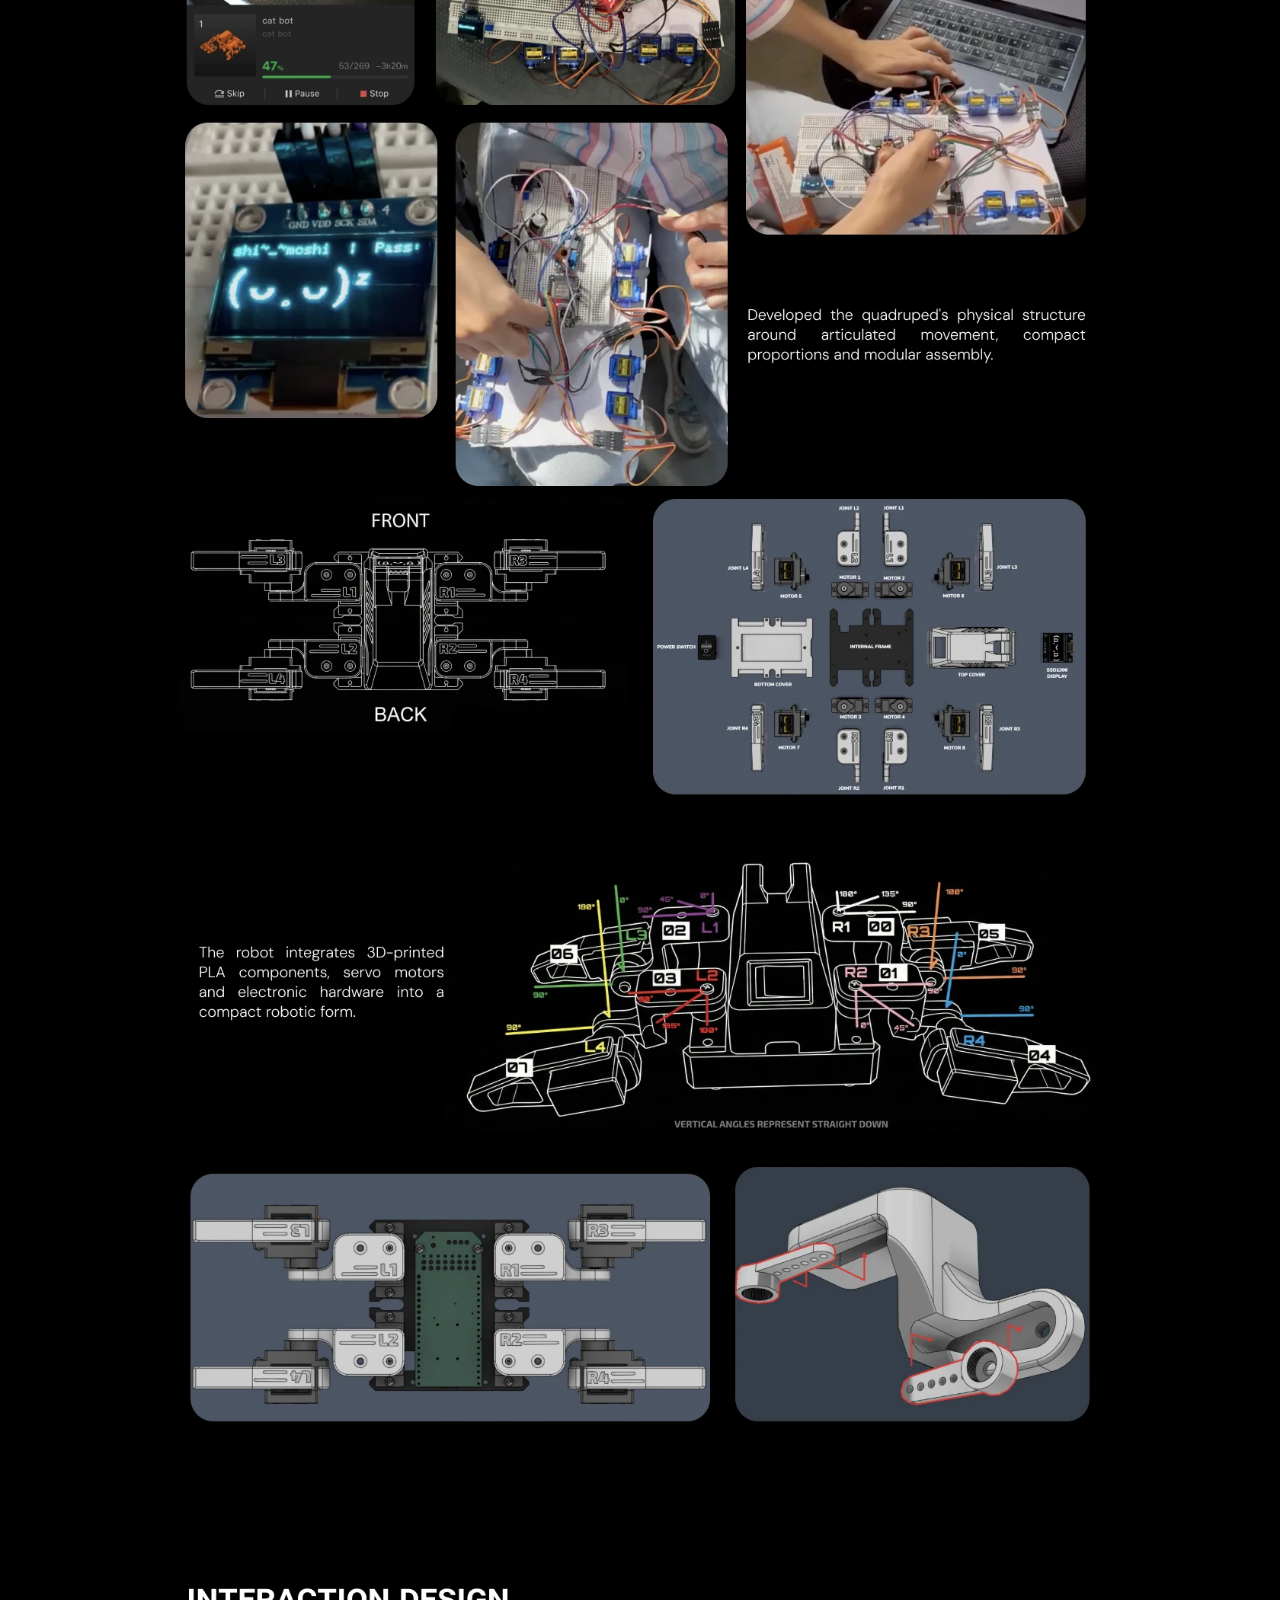
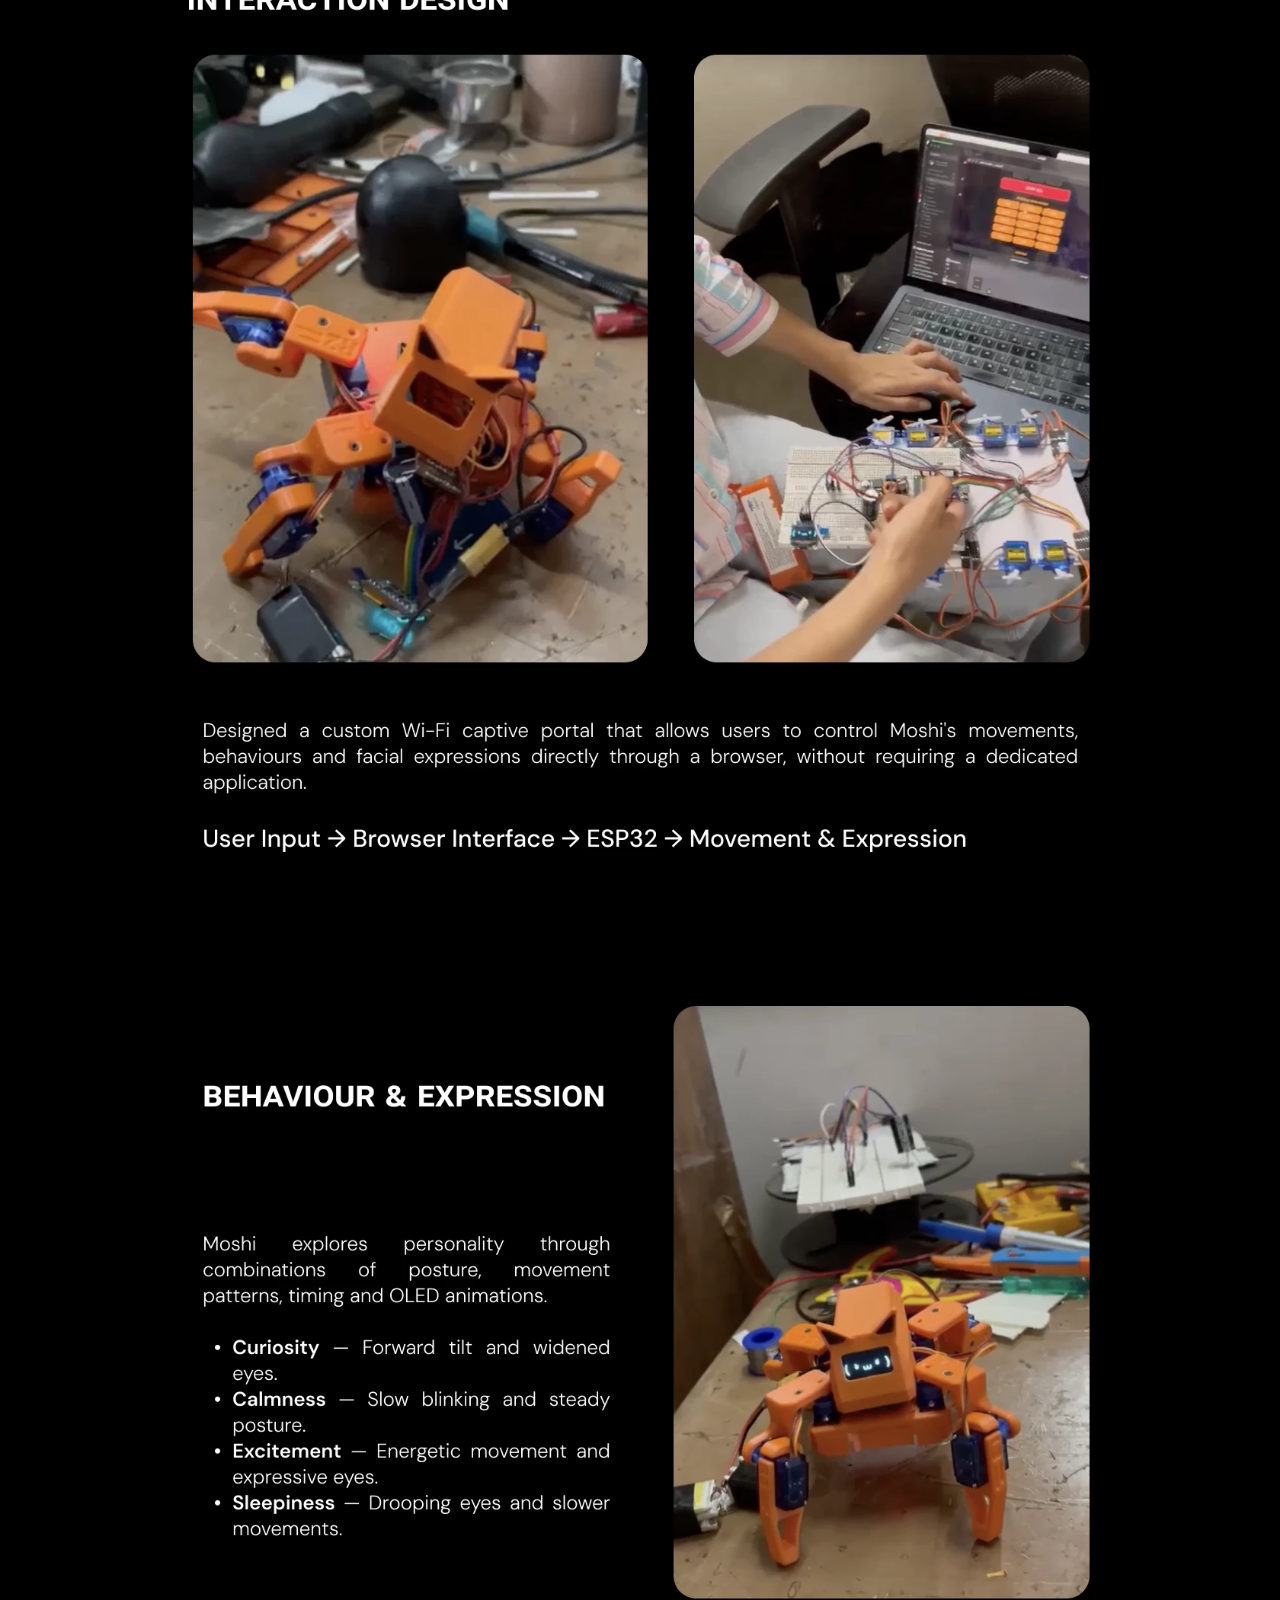
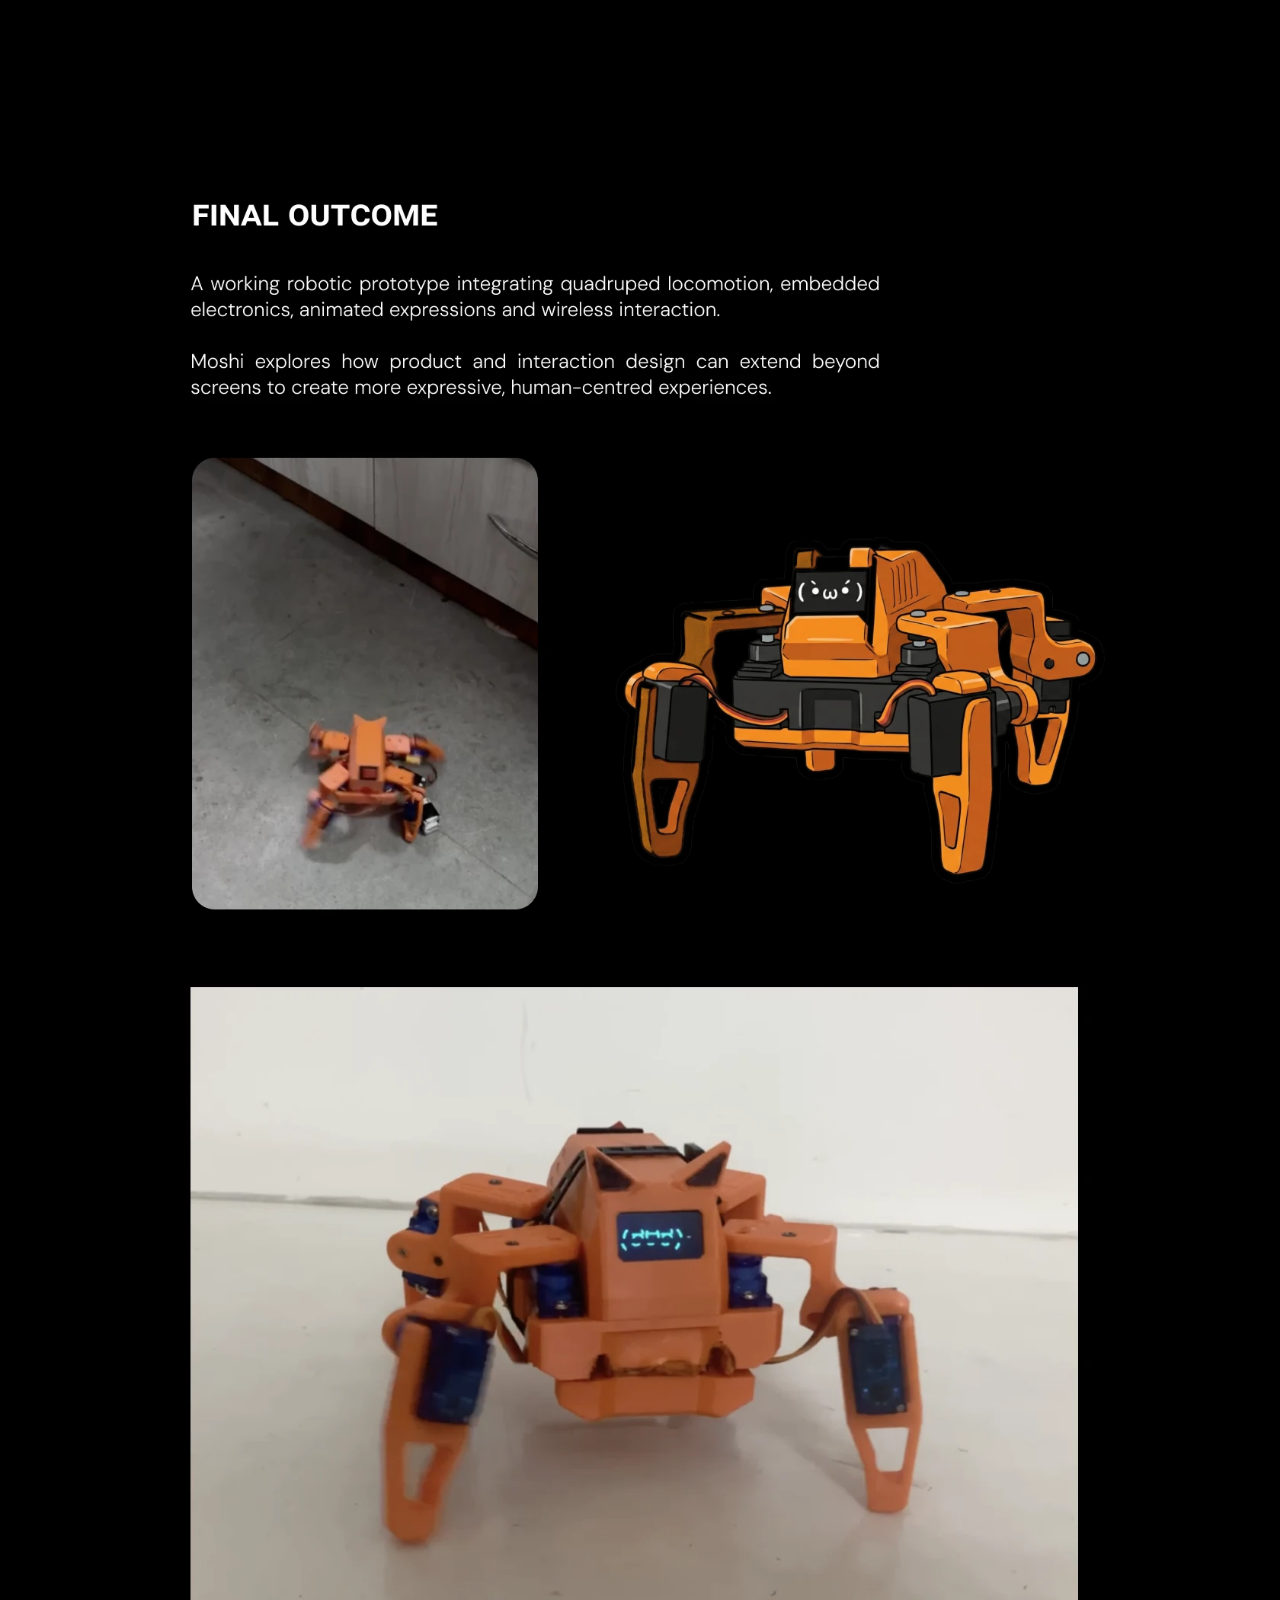
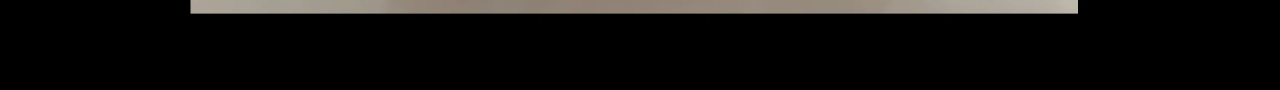
<file: work/moshi.html>
<!doctype html>
<html lang="en">
<head>
  <meta charset="utf-8">
  <meta name="viewport" content="width=device-width, initial-scale=1">
  <title>Moshi — Ilisha Dabas</title>
  <link rel="icon" href="../assets/img/logo-star.png">
  <link rel="preconnect" href="https://fonts.googleapis.com">
  <link rel="preconnect" href="https://fonts.gstatic.com" crossorigin>
  <link href="https://fonts.googleapis.com/css2?family=Codystar&family=Roboto:wght@300;400;500;600;700&display=swap" rel="stylesheet">
  <link rel="stylesheet" href="../css/style.css">
</head>
<body class="case-page case-page--dark" style="--case-bg:#000000" data-page="works" data-case="moshi" data-root="../">
  <div class="progress"></div>
  <!-- BACK stays pinned in place (Figma x58, y374) while the page scrolls -->
  <a class="case-back" href="../index.html#works" data-back>BACK</a>

  <!-- Figma frame "moshi 2" (1680 × 10617). The design itself is the image
       slices in assets/case/moshi/ — re-export them from Figma to change it.
       Live parts sit on top at their Figma x/y. -->
  <div class="frame case-head"><header data-site-header data-minimal></header></div>
  <div class="frame case-board" style="--fh:10617px">
    <div class="case-board__img">
      <img src="../assets/case/moshi/01.webp" alt="" width="1680" height="1200" decoding="async">
      <img src="../assets/case/moshi/02.webp" alt="" width="1680" height="1200" decoding="async">
      <img src="../assets/case/moshi/03.webp" alt="" width="1680" height="1200" loading="lazy" decoding="async">
      <img src="../assets/case/moshi/04.webp" alt="" width="1680" height="1200" loading="lazy" decoding="async">
      <img src="../assets/case/moshi/05.webp" alt="" width="1680" height="1200" loading="lazy" decoding="async">
      <img src="../assets/case/moshi/06.webp" alt="" width="1680" height="1200" loading="lazy" decoding="async">
      <img src="../assets/case/moshi/07.webp" alt="" width="1680" height="1200" loading="lazy" decoding="async">
      <img src="../assets/case/moshi/08.webp" alt="" width="1680" height="1200" loading="lazy" decoding="async">
      <img src="../assets/case/moshi/09.webp" alt="" width="1680" height="1017" loading="lazy" decoding="async">
    </div>

    <!-- hero video (Figma 253,162 · 1180×475) -->
    <div class="abs case-hero vid" style="--x:253px;--y:162px">
      <video muted loop playsinline preload="auto" data-autoplay aria-hidden="true"><source src="../assets/video/moshi.webm" type="video/webm"><source src="../assets/video/moshi.mp4" type="video/mp4"></video>
    </div>
    <a class="abs case-proj-link" style="--x:253px;--y:700px" href="../assets/pdf/moshi.pdf" target="_blank" rel="noopener">Project Link</a>
    <!-- process videos (Figma placeholders VIDEO ONE … SIX) -->
    <div class="abs case-vid vid" style="--x:566px;--y:2181px;width:840px;height:473px;border-radius:30px"><video muted loop playsinline preload="none" data-autoplay poster="../assets/video/moshi/moshi-1.jpg" aria-hidden="true"><source src="../assets/video/moshi/moshi-1.webm" type="video/webm"><source src="../assets/video/moshi/moshi-1.mp4" type="video/mp4"></video></div>
    <div class="abs case-vid vid" style="--x:253px;--y:6372px;width:597px;height:797px;border-radius:30px"><video muted loop playsinline preload="none" data-autoplay poster="../assets/video/moshi/moshi-2.jpg" aria-hidden="true"><source src="../assets/video/moshi/moshi-2.webm" type="video/webm"><source src="../assets/video/moshi/moshi-2.mp4" type="video/mp4"></video></div>
    <div class="abs case-vid vid" style="--x:911px;--y:6372px;width:519px;height:797px;border-radius:30px"><video muted loop playsinline preload="none" data-autoplay poster="../assets/video/moshi/moshi-3.jpg" aria-hidden="true"><source src="../assets/video/moshi/moshi-3.webm" type="video/webm"><source src="../assets/video/moshi/moshi-3.mp4" type="video/mp4"></video></div>
    <div class="abs case-vid vid" style="--x:884px;--y:7620px;width:546px;height:778px;border-radius:30px"><video muted loop playsinline preload="none" data-autoplay poster="../assets/video/moshi/moshi-4.jpg" aria-hidden="true"><source src="../assets/video/moshi/moshi-4.webm" type="video/webm"><source src="../assets/video/moshi/moshi-4.mp4" type="video/mp4"></video></div>
    <div class="abs case-vid vid" style="--x:252px;--y:9001px;width:454px;height:593px;border-radius:30px"><video muted loop playsinline preload="none" data-autoplay poster="../assets/video/moshi/moshi-5.jpg" aria-hidden="true"><source src="../assets/video/moshi/moshi-5.webm" type="video/webm"><source src="../assets/video/moshi/moshi-5.mp4" type="video/mp4"></video></div>
    <div class="abs case-vid vid" style="--x:250px;--y:9696px;width:1165px;height:822px;border-radius:0px"><video muted loop playsinline preload="none" data-autoplay poster="../assets/video/moshi/moshi-6.jpg" aria-hidden="true"><source src="../assets/video/moshi/moshi-6.webm" type="video/webm"><source src="../assets/video/moshi/moshi-6.mp4" type="video/mp4"></video></div>

    <div class="visually-hidden">
      <h1>Moshi</h1>
      <p>ROBOTICS X PRODUCT DESIGN</p>
      <p>Moshi</p>
      <p>robotic design</p>
      <p>product design</p>
      <p>hardware</p>
      <p>interaction</p>
      <p>Exploring emotional interaction through movement, behaviour and digital expression.</p>
      <p>More than a machine. A companion with personality.</p>
      <p>MEET MOSHI</p>
      <p>THE CHALLENGE</p>
      <p>Product Design - DESIGNING MOSHI</p>
      <p>Interaction Design</p>
      <p>Behaviour &amp; Expression</p>
      <p>Final Outcome</p>
      <p>Research &amp; Ideation</p>
      <p>MAKING OF MOSHI</p>
      <p>Moshi is an expressive quadruped robot designed to explore how machines can communicate beyond screens and conventional interfaces. Combining physical movement, an animated OLED face and wireless interaction, Moshi explores how simple behaviours can create a more approachable relationship between humans and technology.</p>
      <p>The challenge was to bring together three layers: Physical form - a compact quadruped structure. Digital expression - an OLED-based animated face. Interaction - an accessible wireless control experience.</p>
      <p>A small user survey revealed a preference for expressive eyes, subtle movements and compact companion-like forms. This led to a cat-inspired design direction, drawing on the subtle body language of feline behaviour.</p>
      <p>Designed a custom Wi-Fi captive portal that allows users to control Moshi&#x27;s movements, behaviours and facial expressions directly through a browser, without requiring a dedicated application. User Input → Browser Interface → ESP32 → Movement &amp; Expression</p>
      <p>Moshi explores personality through combinations of posture, movement patterns, timing and OLED animations. Curiosity — Forward tilt and widened eyes. Calmness — Slow blinking and steady posture. Excitement — Energetic movement and expressive eyes. Sleepiness — Drooping eyes and slower movements.</p>
      <p>A working robotic prototype integrating quadruped locomotion, embedded electronics, animated expressions and wireless interaction. Moshi explores how product and interaction design can extend beyond screens to create more expressive, human-centred experiences.</p>
      <p>Most affordable robotic platforms place considerable emphasis on mechanical functionality and technical performance. I wanted to explore a different direction: how could a robotic system communicate personality and create more engaging interactions without relying on speech or complex interfaces?</p>
      <p>Developed the quadruped&#x27;s physical structure around articulated movement, compact proportions and modular assembly.</p>
      <p>I explored companion robotics and human–robot interaction through products like Sony AIBO, LOVOT and Vector.</p>
      <p>Can technology feel more personal?</p>
      <p>Built on an open-source robotic platform, the project brings together product design, physical computing and interaction design.</p>
      <p>The robot integrates 3D-printed PLA components, servo motors and electronic hardware into a compact robotic form.</p>
    </div>
  </div>

  <script src="../js/site.js"></script>
  <script src="../js/music.js"></script>
  <script src="../js/media.js"></script>
</body>
</html>
</file>
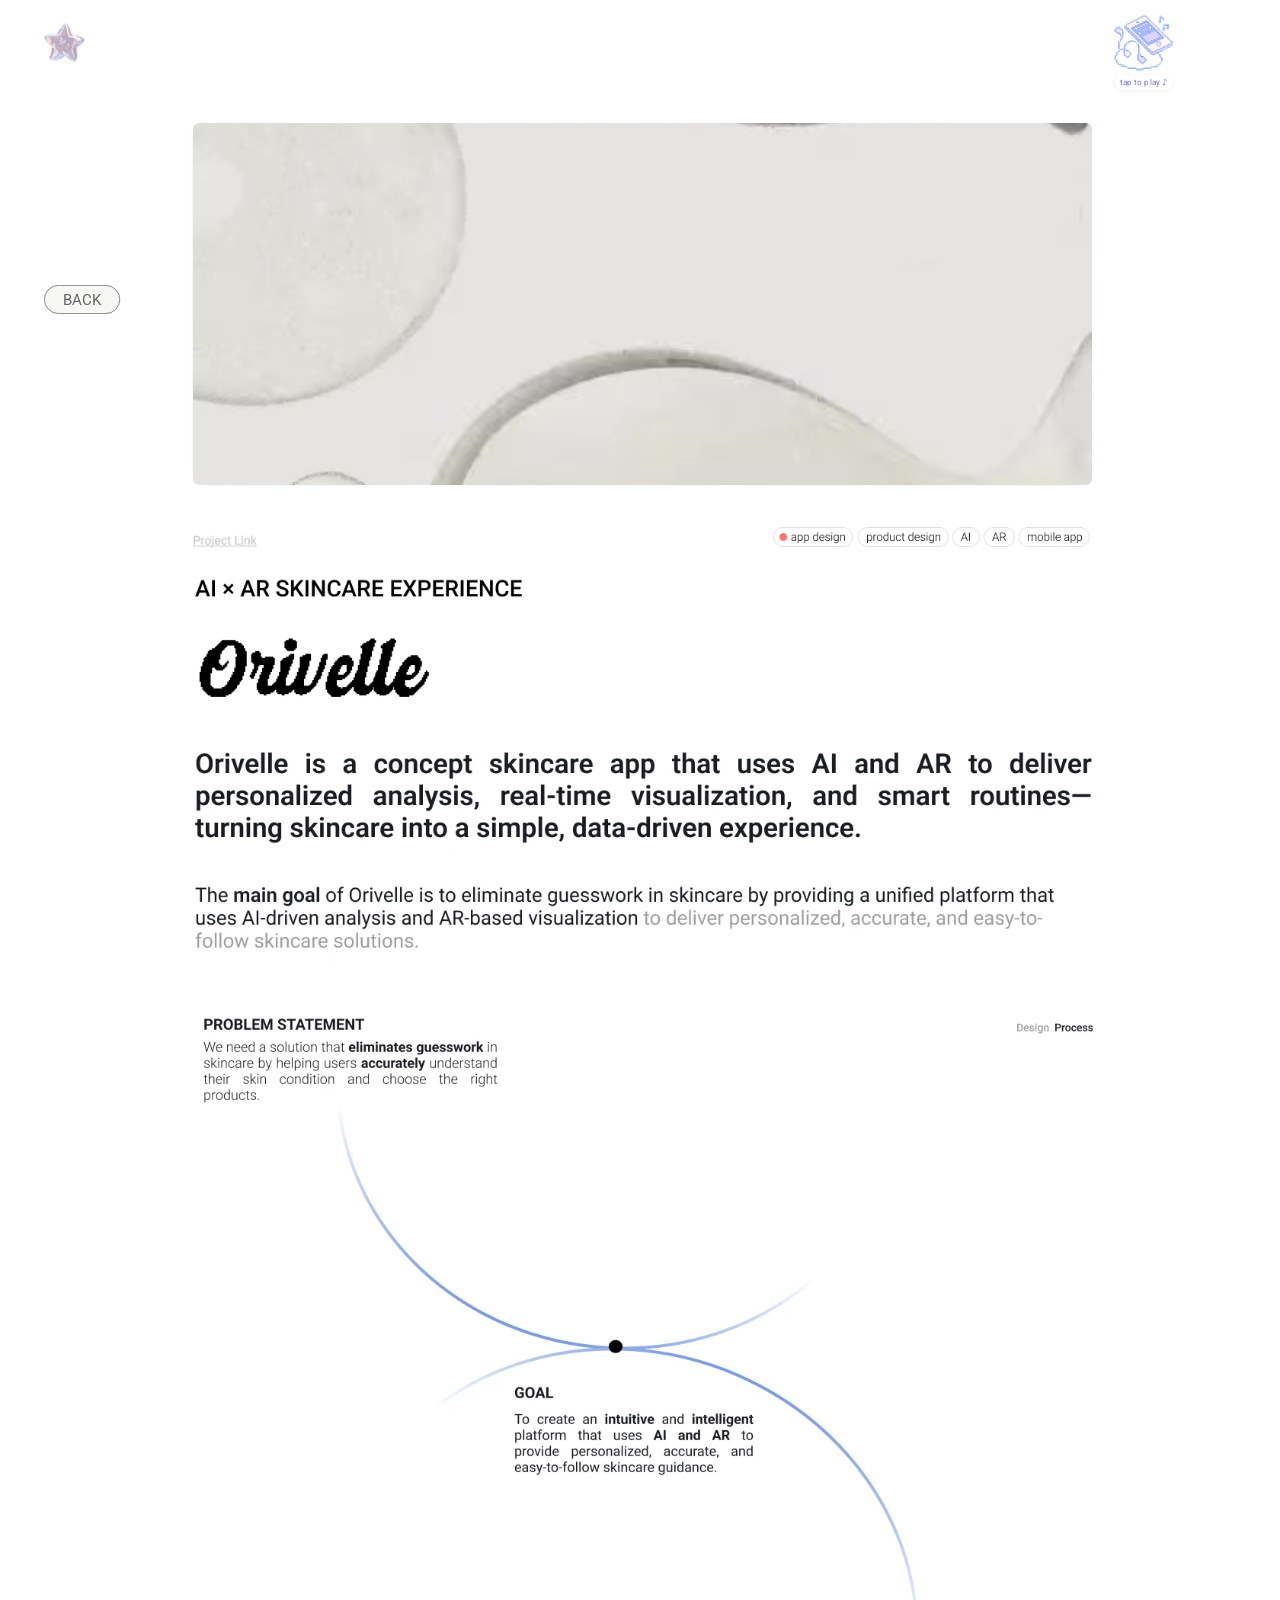
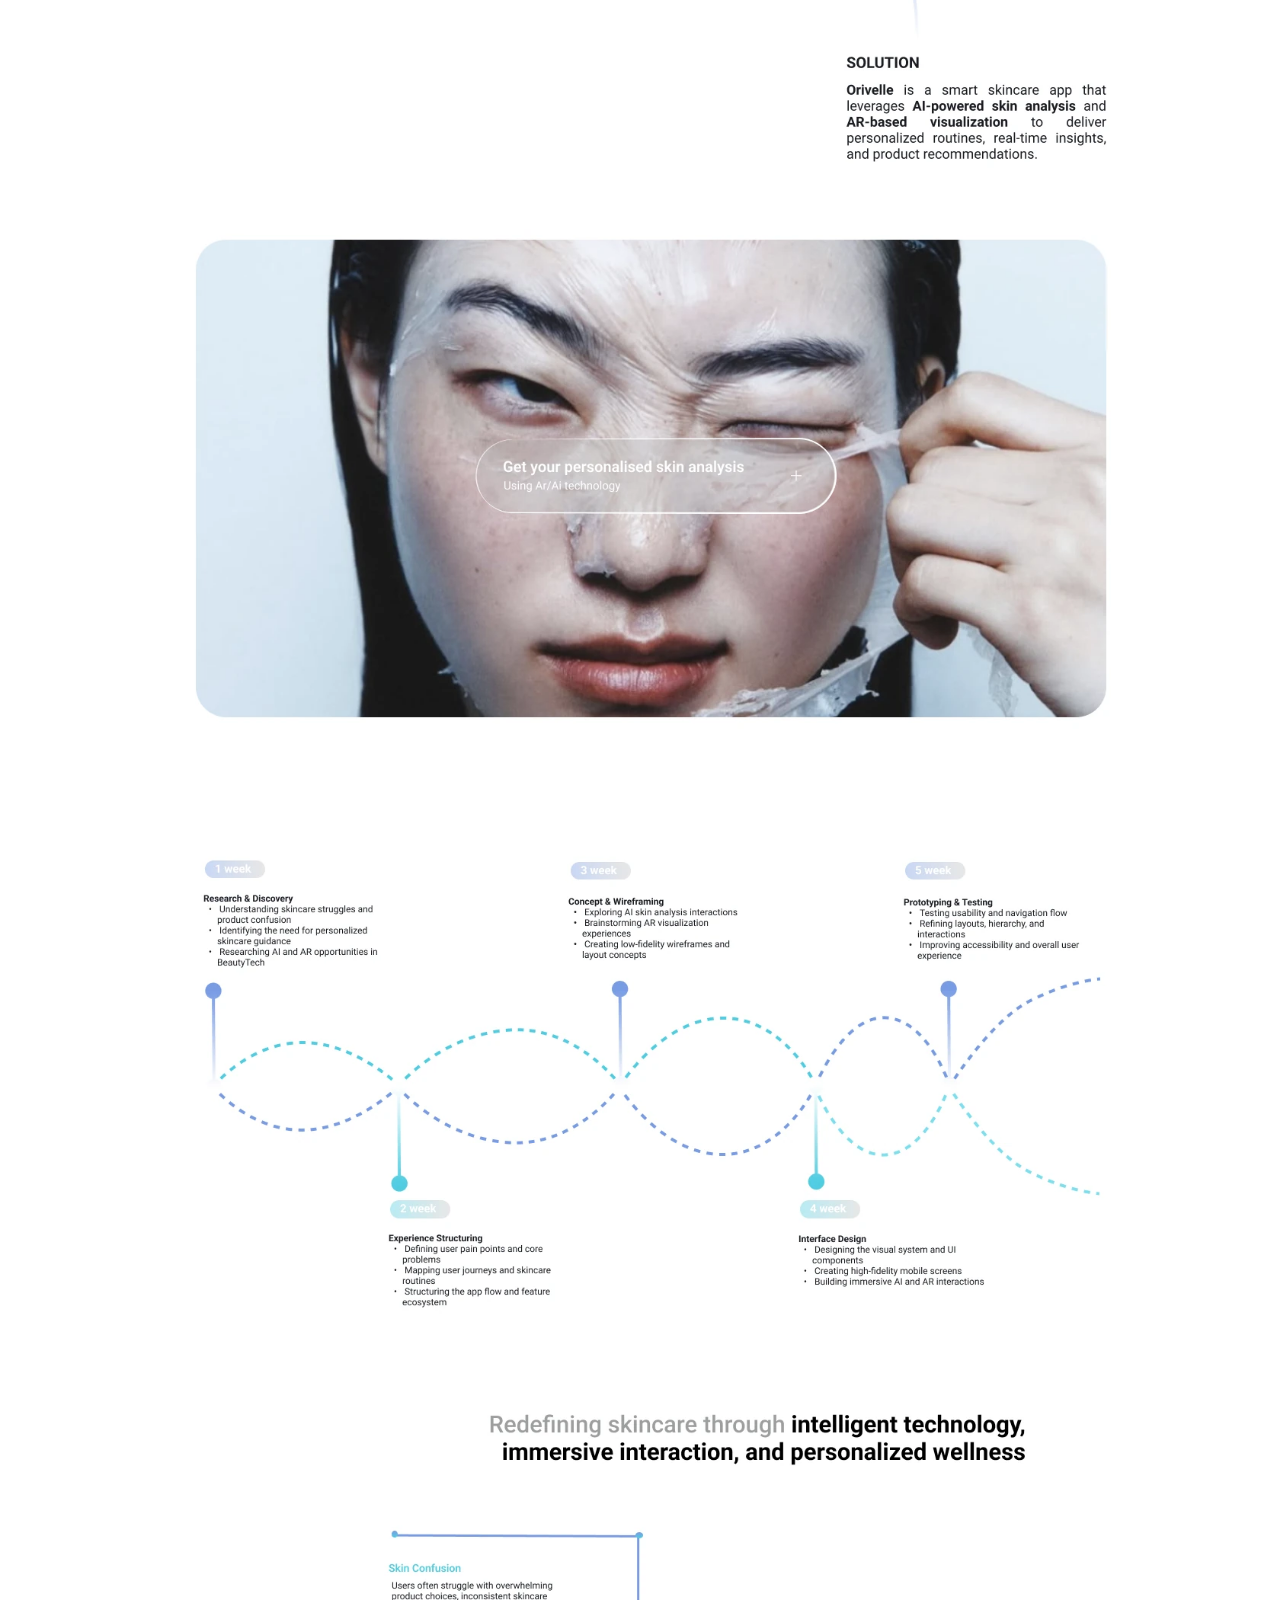
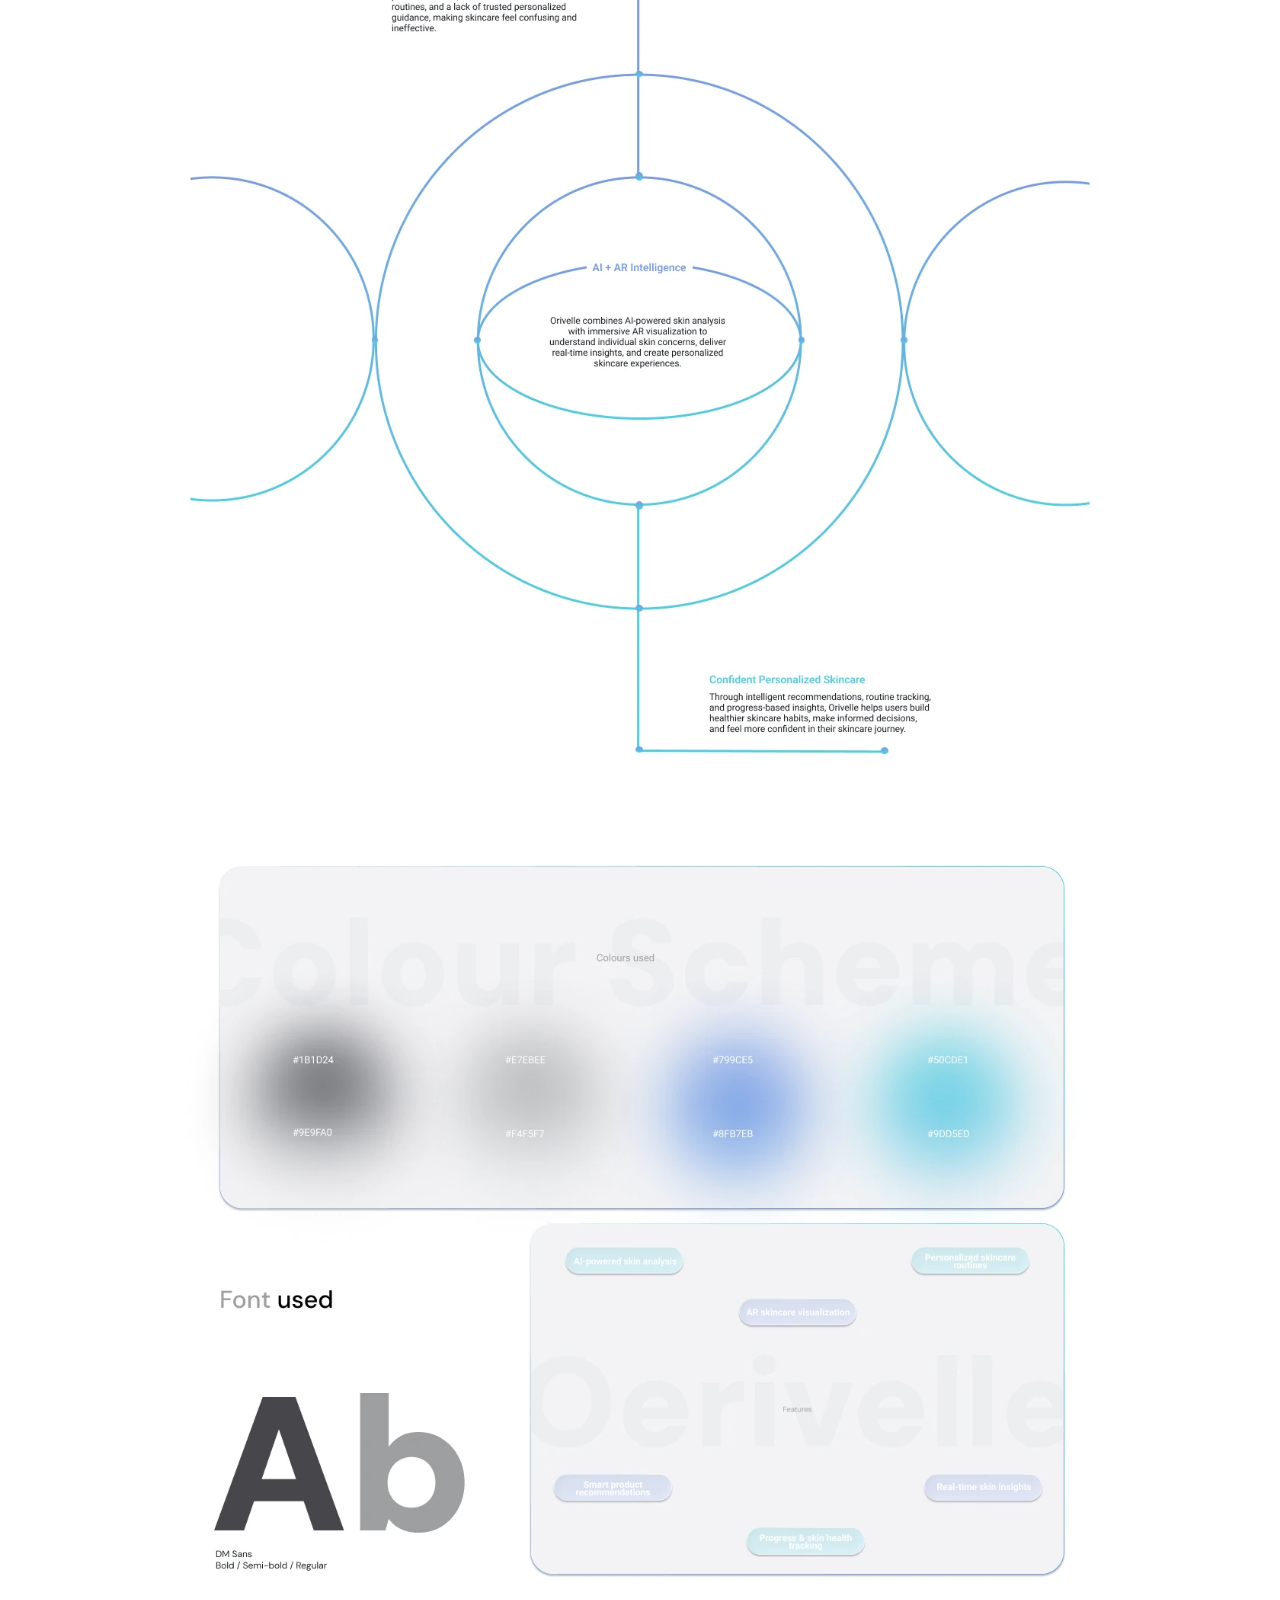
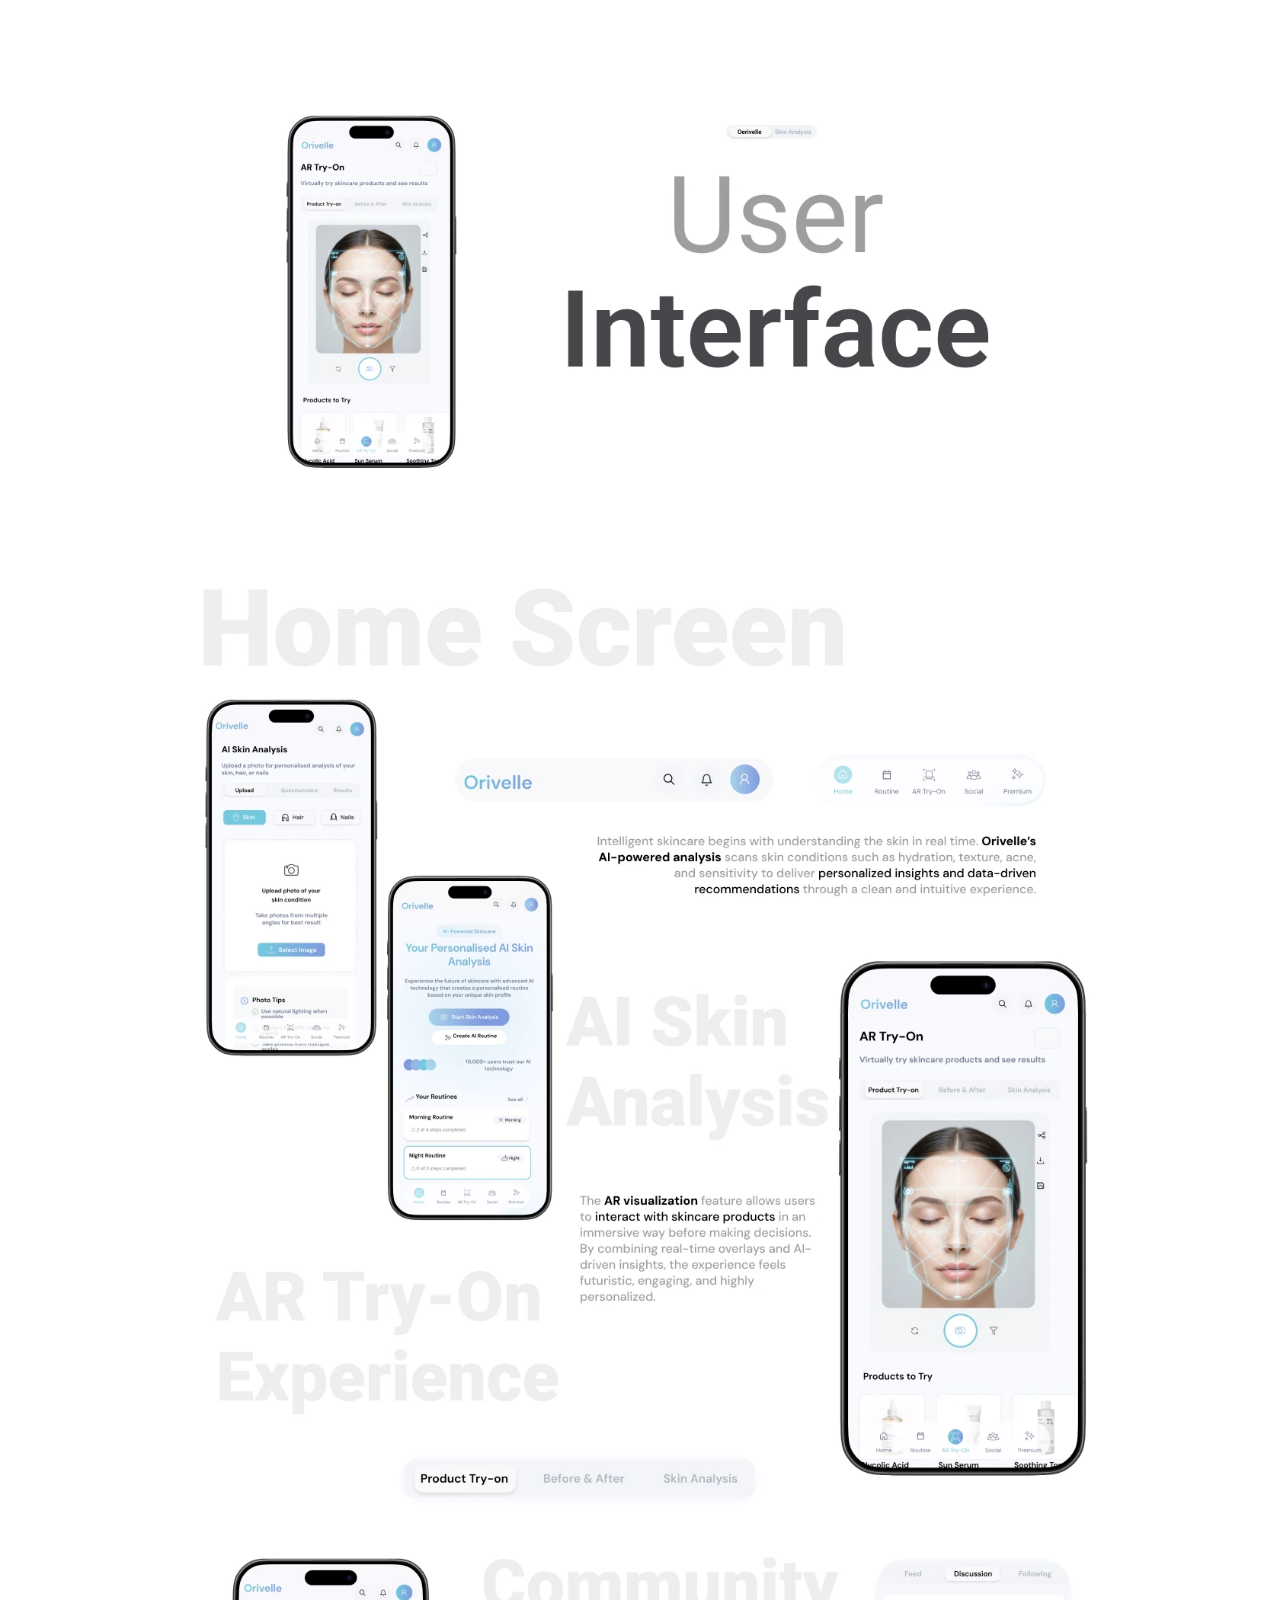
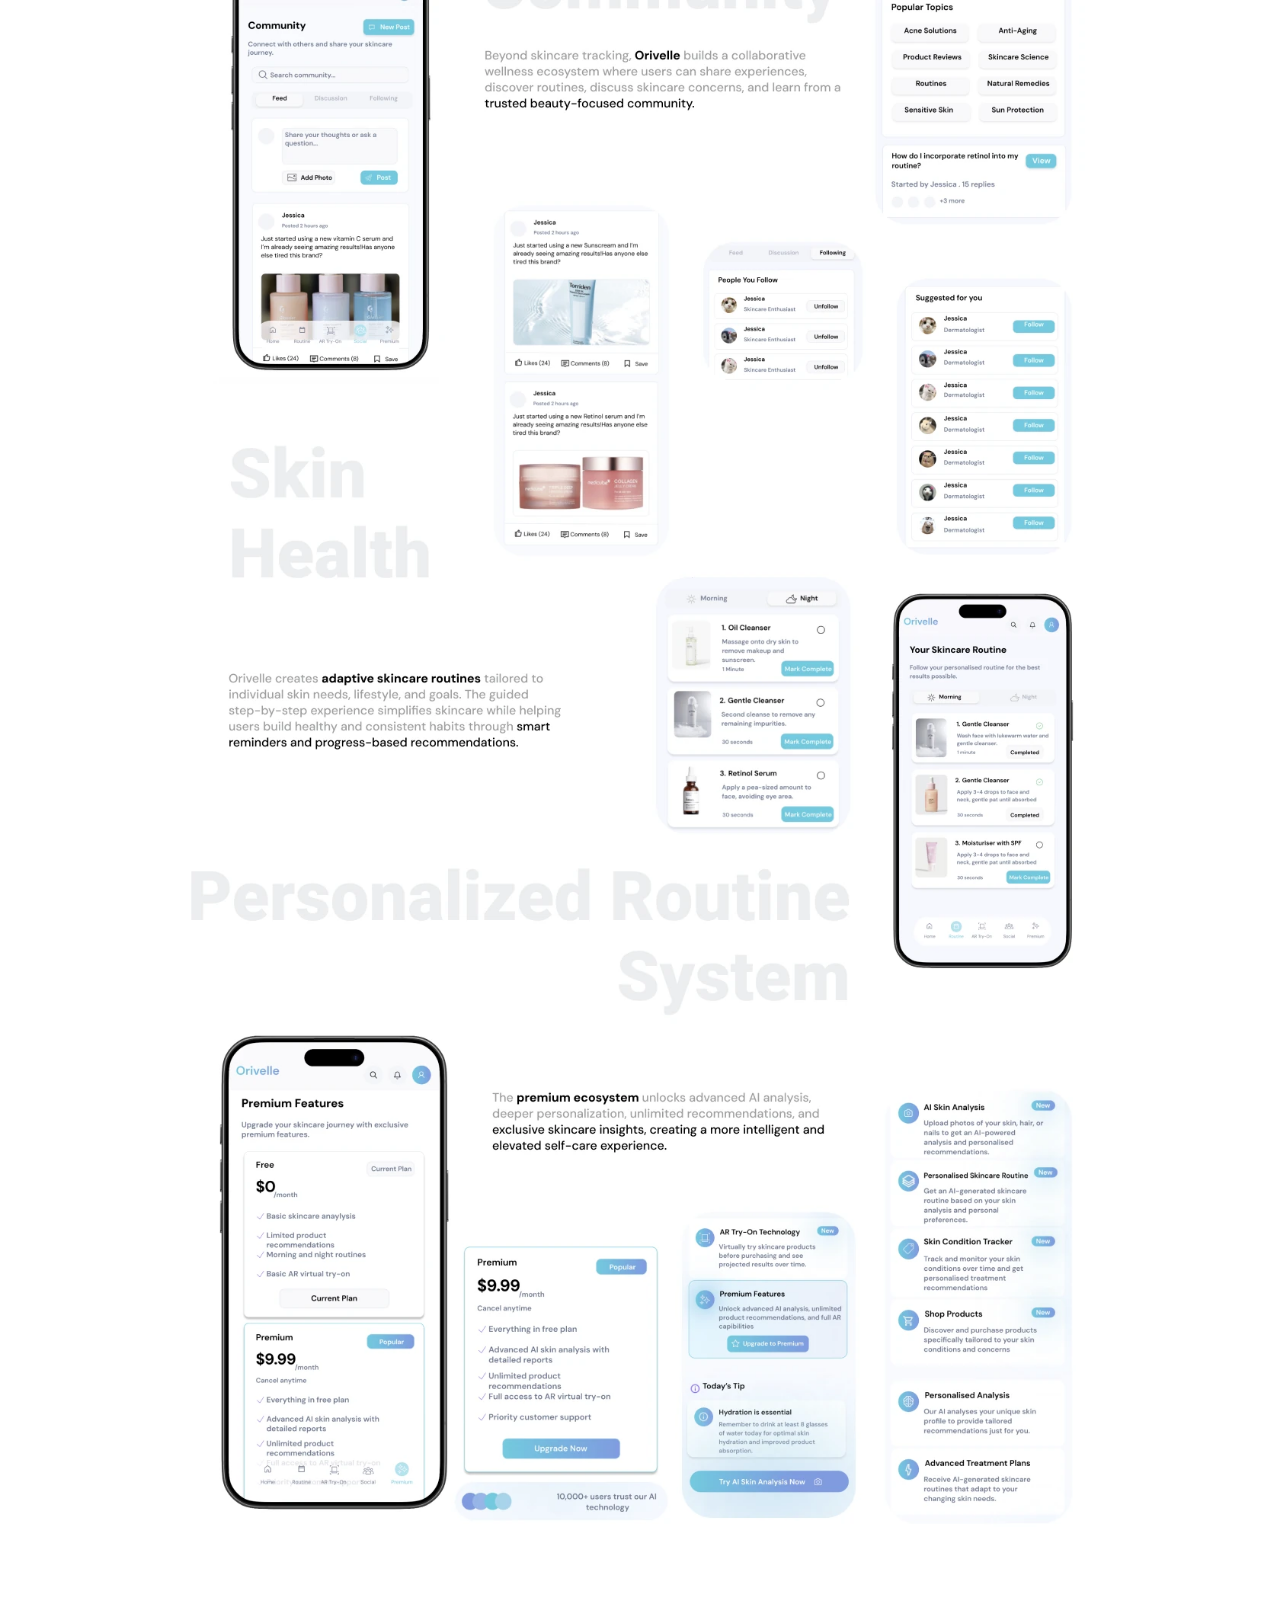
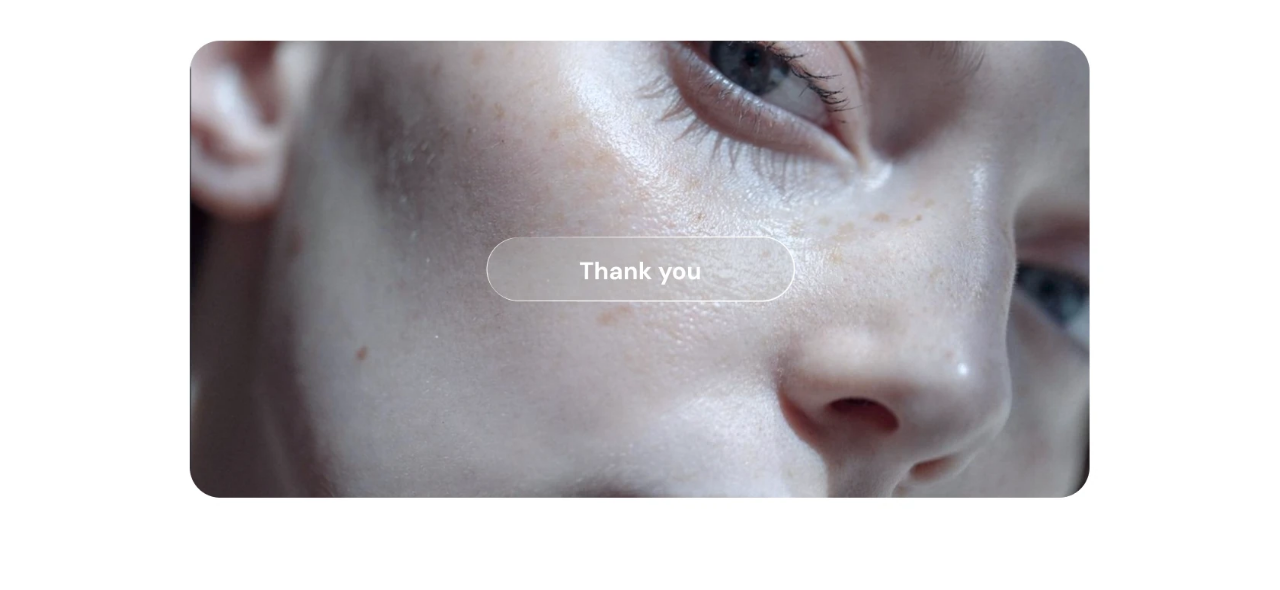
<file: work/orivelle.html>
<!doctype html>
<html lang="en">
<head>
  <meta charset="utf-8">
  <meta name="viewport" content="width=device-width, initial-scale=1">
  <title>Orivelle — Ilisha Dabas</title>
  <link rel="icon" href="../assets/img/logo-star.png">
  <link rel="preconnect" href="https://fonts.googleapis.com">
  <link rel="preconnect" href="https://fonts.gstatic.com" crossorigin>
  <link href="https://fonts.googleapis.com/css2?family=Codystar&family=Roboto:wght@300;400;500;600;700&display=swap" rel="stylesheet">
  <link rel="stylesheet" href="../css/style.css">
</head>
<body class="case-page" style="--case-bg:#ffffff" data-page="works" data-case="orivelle" data-root="../">
  <div class="progress"></div>
  <!-- BACK stays pinned in place (Figma x58, y374) while the page scrolls -->
  <a class="case-back" href="../index.html#works" data-back>BACK</a>

  <!-- Figma frame "Orivelle 2" (1680 × 11273). The design itself is the image
       slices in assets/case/orivelle/ — re-export them from Figma to change it.
       Live parts sit on top at their Figma x/y. -->
  <div class="frame case-head"><header data-site-header data-minimal></header></div>
  <div class="frame case-board" style="--fh:11273px">
    <div class="case-board__img">
      <img src="../assets/case/orivelle/01.webp" alt="" width="1680" height="1200" decoding="async">
      <img src="../assets/case/orivelle/02.webp" alt="" width="1680" height="1200" decoding="async">
      <img src="../assets/case/orivelle/03.webp" alt="" width="1680" height="1200" loading="lazy" decoding="async">
      <img src="../assets/case/orivelle/04.webp" alt="" width="1680" height="1200" loading="lazy" decoding="async">
      <img src="../assets/case/orivelle/05.webp" alt="" width="1680" height="1200" loading="lazy" decoding="async">
      <img src="../assets/case/orivelle/06.webp" alt="" width="1680" height="1200" loading="lazy" decoding="async">
      <img src="../assets/case/orivelle/07.webp" alt="" width="1680" height="1200" loading="lazy" decoding="async">
      <img src="../assets/case/orivelle/08.webp" alt="" width="1680" height="1200" loading="lazy" decoding="async">
      <img src="../assets/case/orivelle/09.webp" alt="" width="1680" height="1200" loading="lazy" decoding="async">
      <img src="../assets/case/orivelle/10.webp" alt="" width="1680" height="473" loading="lazy" decoding="async">
    </div>

    <!-- hero video (Figma 253,162 · 1180×475) -->
    <div class="abs case-hero vid" style="--x:253px;--y:162px">
      <video muted loop playsinline preload="auto" data-autoplay aria-hidden="true"><source src="../assets/video/orivelle.webm" type="video/webm"><source src="../assets/video/orivelle.mp4" type="video/mp4"></video>
    </div>
    <a class="abs case-proj-link" style="--x:253px;--y:700px" href="https://www.behance.net/gallery/246016865/ORIVELLE-AI-AR-Skincare-App" target="_blank" rel="noopener">Project Link</a>

    <div class="visually-hidden">
      <h1>Orivelle</h1>
      <p>AI × AR SKINCARE EXPERIENCE</p>
      <p>Orivelle</p>
      <p>app design</p>
      <p>product design</p>
      <p>AI</p>
      <p>AR</p>
      <p>mobile app</p>
      <p>The main goal of Orivelle is to eliminate guesswork in skincare by providing a unified platform that uses AI-driven analysis and AR-based visualization to deliver personalized, accurate, and easy-to-follow skincare solutions.</p>
      <p>Orivelle is a concept skincare app that uses AI and AR to deliver personalized analysis, real-time visualization, and smart routines—turning skincare into a simple, data-driven experience.</p>
      <p>Process</p>
      <p>Design</p>
      <p>We need a solution that eliminates guesswork in skincare by helping users accurately understand their skin condition and choose the right products.</p>
      <p>PROBLEM STATEMENT</p>
      <p>To create an intuitive and intelligent platform that uses AI and AR to provide personalized, accurate, and easy-to-follow skincare guidance.</p>
      <p>GOAL</p>
      <p>SOLUTION</p>
      <p>Orivelle is a smart skincare app that leverages AI-powered skin analysis and AR-based visualization to deliver personalized routines, real-time insights, and product recommendations.</p>
      <p>Get your personalised skin analysis</p>
      <p>Using Ar/Ai technology</p>
      <p>+</p>
      <p>1 week</p>
      <p>3 week</p>
      <p>5 week</p>
      <p>Research &amp; Discovery Understanding skincare struggles and product confusion Identifying the need for personalized skincare guidance Researching AI and AR opportunities in BeautyTech</p>
      <p>Concept &amp; Wireframing Exploring AI skin analysis interactions Brainstorming AR visualization experiences Creating low-fidelity wireframes and layout concepts</p>
      <p>Prototyping &amp; Testing Testing usability and navigation flow Refining layouts, hierarchy, and interactions Improving accessibility and overall user experience</p>
      <p>2 week</p>
      <p>4 week</p>
      <p>Experience Structuring Defining user pain points and core problems Mapping user journeys and skincare routines Structuring the app flow and feature ecosystem</p>
      <p>Interface Design Designing the visual system and UI components Creating high-fidelity mobile screens Building immersive AI and AR interactions</p>
      <p>Redefining skincare through intelligent technology, immersive interaction, and personalized wellness</p>
      <p>Skin Confusion</p>
      <p>Users often struggle with overwhelming product choices, inconsistent skincare routines, and a lack of trusted personalized guidance, making skincare feel confusing and ineffective.</p>
      <p>AI + AR Intelligence</p>
      <p>Orivelle combines AI-powered skin analysis with immersive AR visualization to understand individual skin concerns, deliver real-time insights, and create personalized skincare experiences.</p>
      <p>Confident Personalized Skincare</p>
      <p>Through intelligent recommendations, routine tracking, and progress-based insights, Orivelle helps users build healthier skincare habits, make informed decisions, and feel more confident in their skincare journey.</p>
      <p>#1B1D24</p>
      <p>Colours used</p>
      <p>#E7EBEE</p>
      <p>#799CE5</p>
      <p>#50CDE1</p>
      <p>#9E9FA0</p>
      <p>#F4F5F7</p>
      <p>#8FB7EB</p>
      <p>#9DD5ED</p>
      <p>AI-powered skin analysis</p>
      <p>Smart product recommendations</p>
      <p>Progress &amp; skin health tracking</p>
      <p>Real-time skin insights</p>
      <p>AR skincare visualization</p>
      <p>Personalized skincare routines</p>
      <p>Ab</p>
      <p>Font used</p>
      <p>DM Sans Bold / Semi-bold / Regular</p>
      <p>User Interface</p>
      <p>Oerivelle</p>
      <p>Skin Analysis</p>
      <p>Home Screen</p>
      <p>AI Skin Analysis</p>
      <p>Community</p>
      <p>Personalized Routine System</p>
      <p>Skin Health</p>
      <p>AR Try-On Experience</p>
      <p>Intelligent skincare begins with understanding the skin in real time. Orivelle’s AI-powered analysis scans skin conditions such as hydration, texture, acne, and sensitivity to deliver personalized insights and data-driven recommendations through a clean and intuitive experience.</p>
      <p>The AR visualization feature allows users to interact with skincare products in an immersive way before making decisions. By combining real-time overlays and AI-driven insights, the experience feels futuristic, engaging, and highly personalized.</p>
      <p>Beyond skincare tracking, Orivelle builds a collaborative wellness ecosystem where users can share experiences, discover routines, discuss skincare concerns, and learn from a trusted beauty-focused community.</p>
      <p>Orivelle creates adaptive skincare routines tailored to individual skin needs, lifestyle, and goals. The guided step-by-step experience simplifies skincare while helping users build healthy and consistent habits through smart reminders and progress-based recommendations.</p>
      <p>The premium ecosystem unlocks advanced AI analysis, deeper personalization, unlimited recommendations, and exclusive skincare insights, creating a more intelligent and elevated self-care experience.</p>
      <p>Thank you</p>
    </div>
  </div>

  <script src="../js/site.js"></script>
  <script src="../js/music.js"></script>
  <script src="../js/media.js"></script>
</body>
</html>
</file>
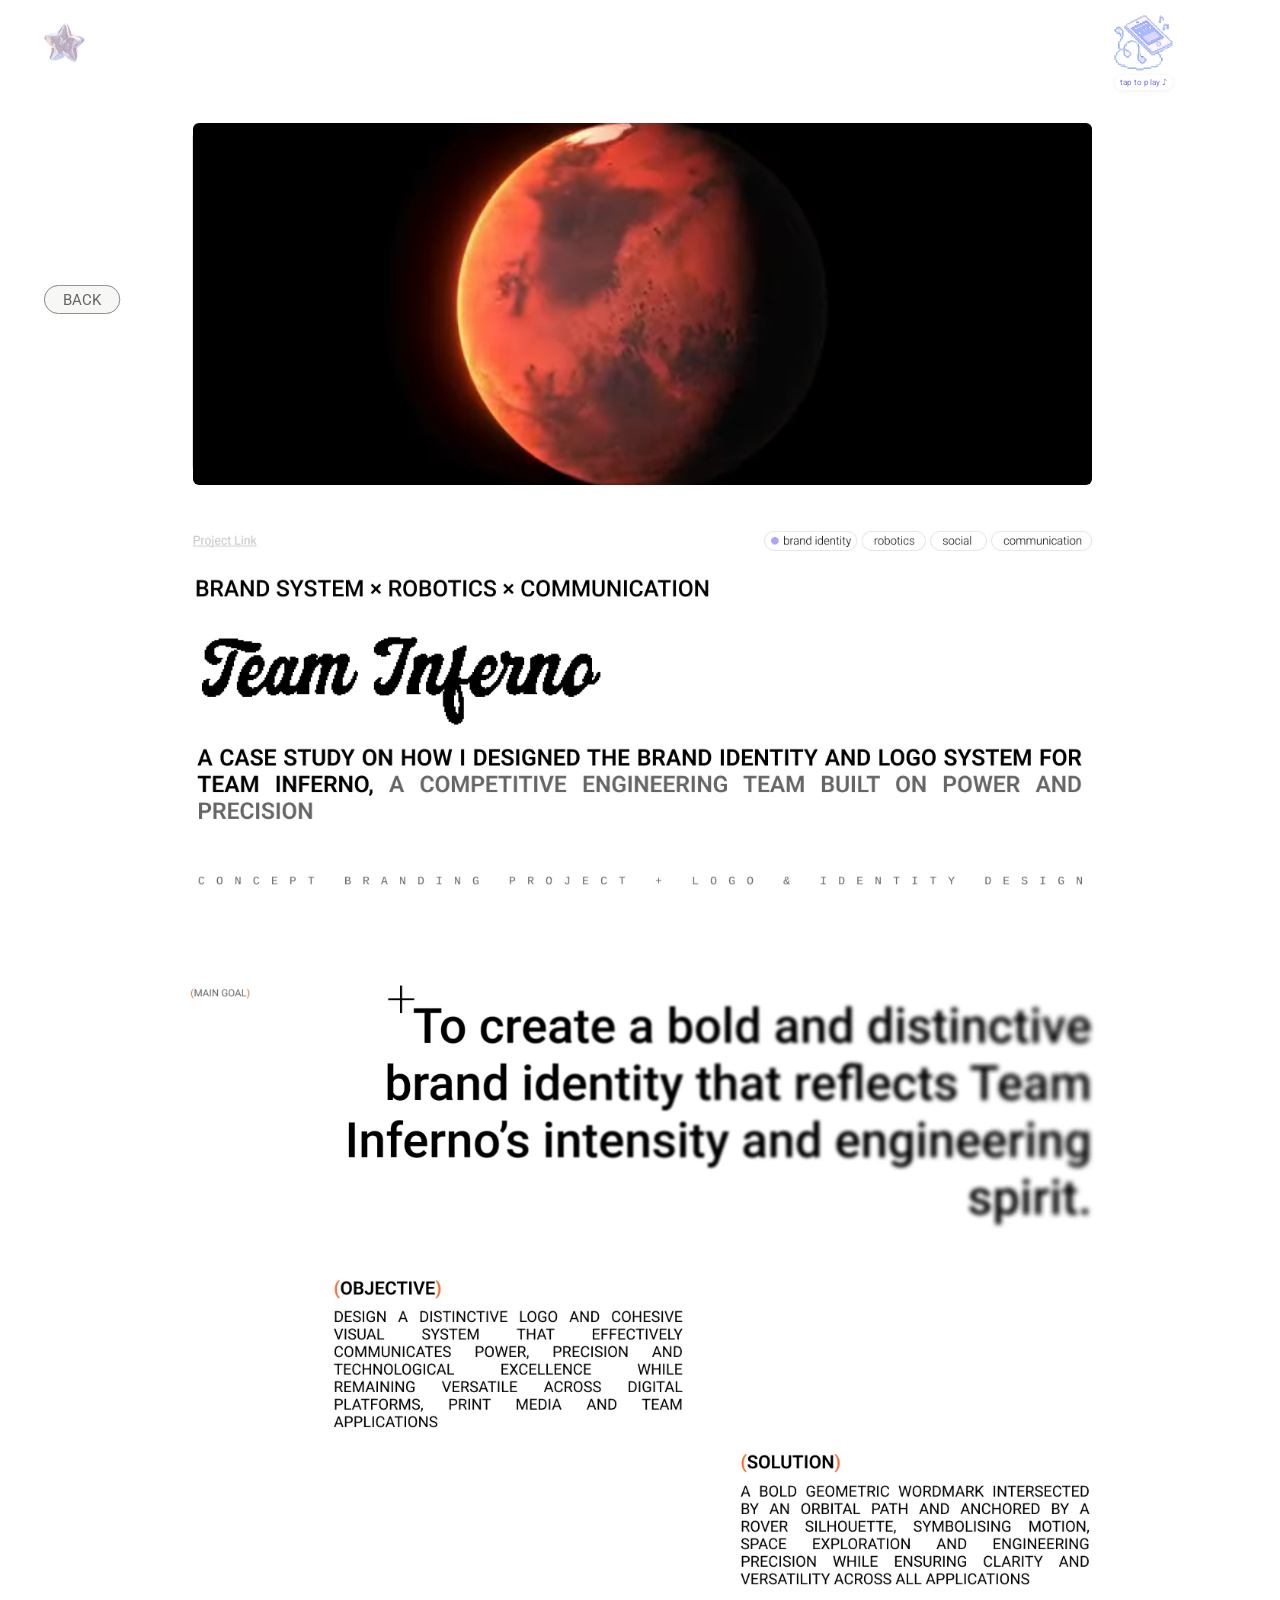
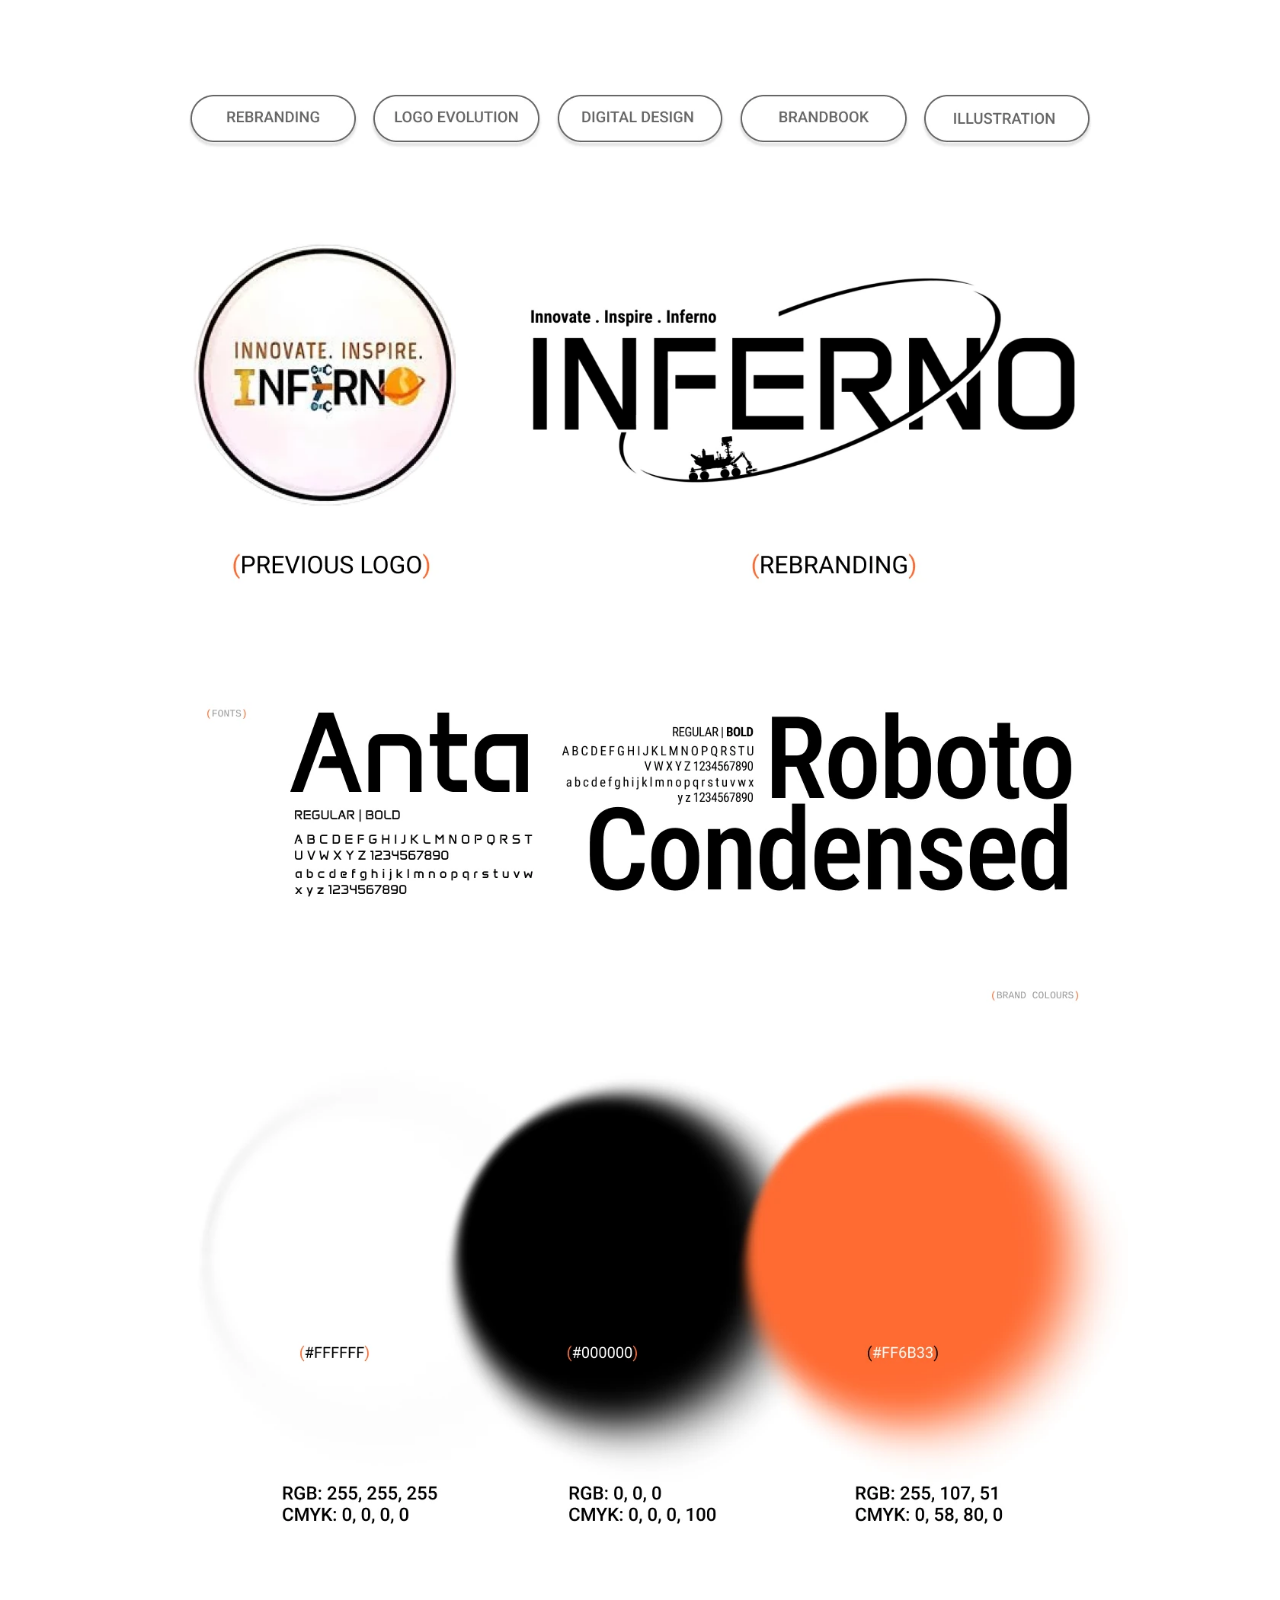
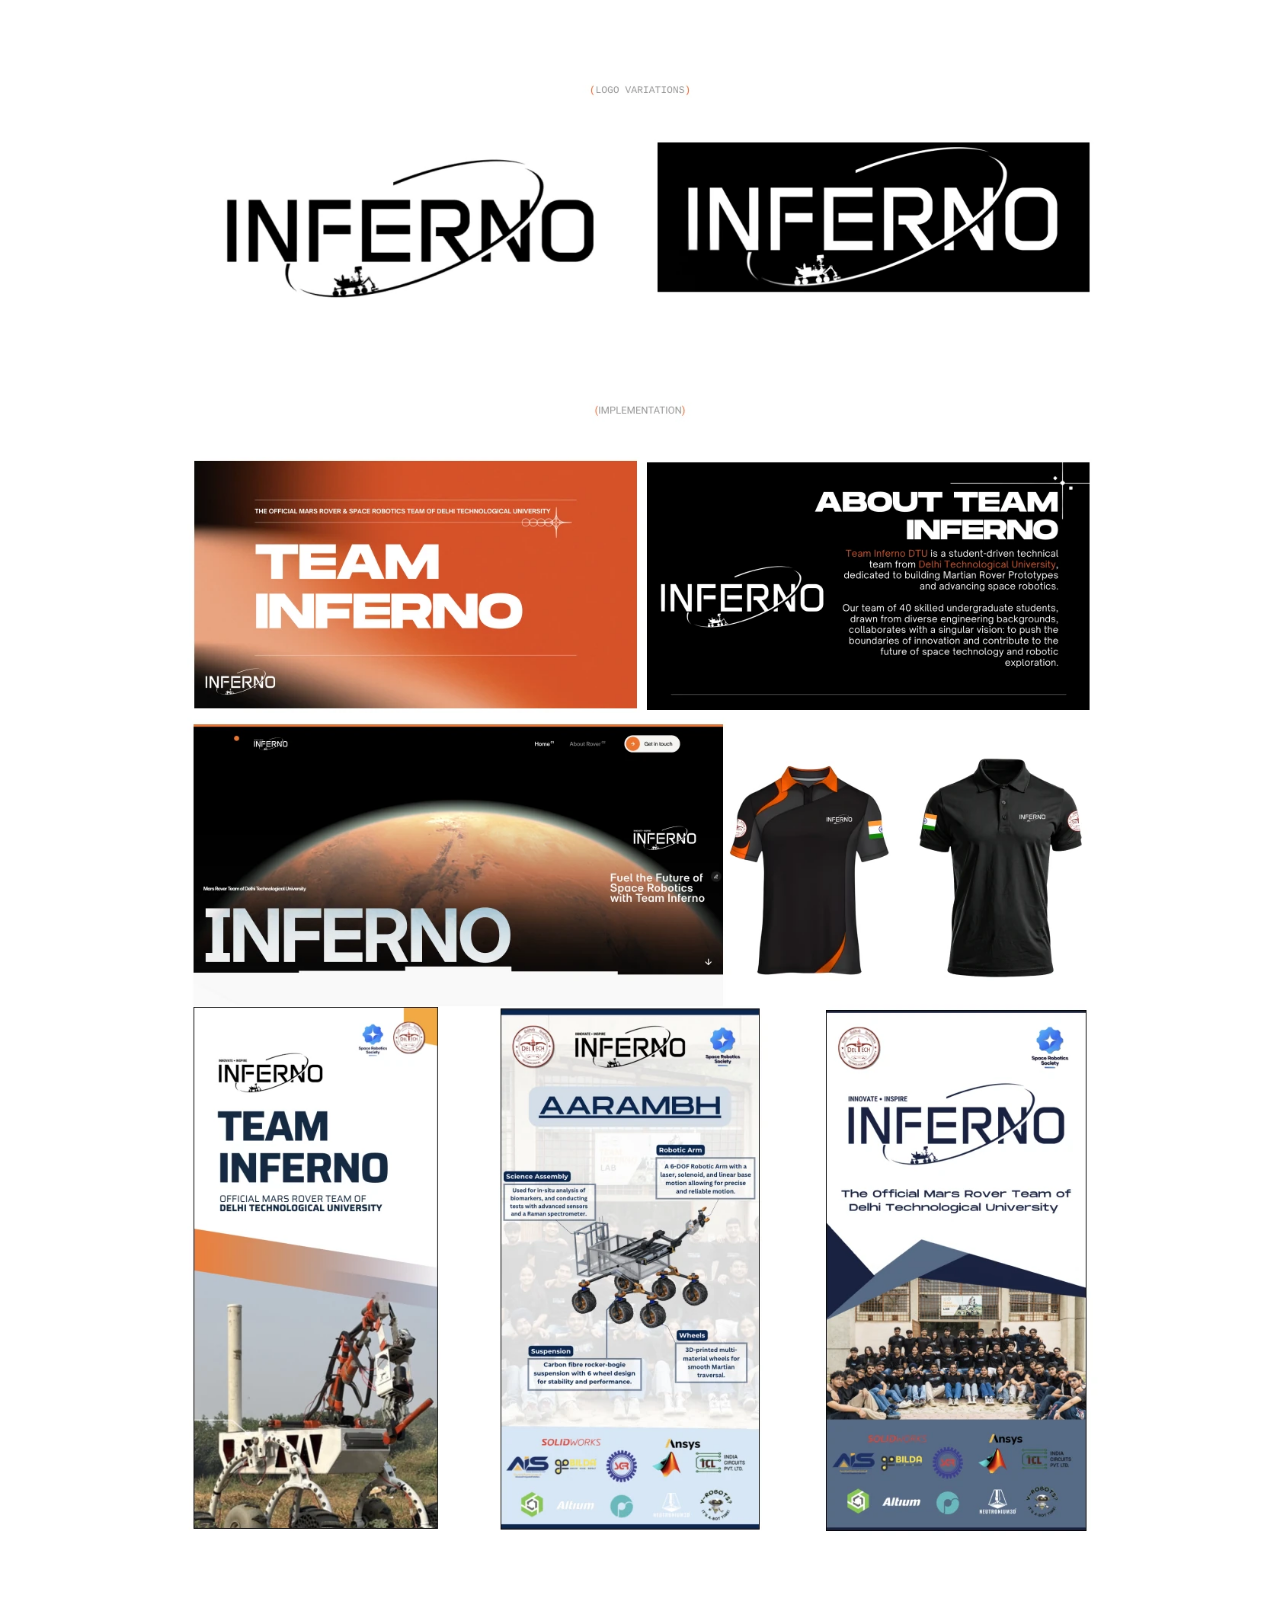
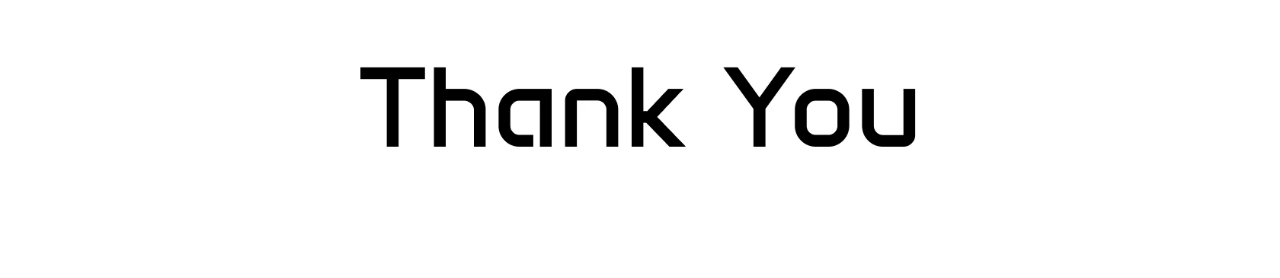
<file: work/team-inferno.html>
<!doctype html>
<html lang="en">
<head>
  <meta charset="utf-8">
  <meta name="viewport" content="width=device-width, initial-scale=1">
  <title>Team Inferno — Ilisha Dabas</title>
  <link rel="icon" href="../assets/img/logo-star.png">
  <link rel="preconnect" href="https://fonts.googleapis.com">
  <link rel="preconnect" href="https://fonts.gstatic.com" crossorigin>
  <link href="https://fonts.googleapis.com/css2?family=Codystar&family=Roboto:wght@300;400;500;600;700&display=swap" rel="stylesheet">
  <link rel="stylesheet" href="../css/style.css">
</head>
<body class="case-page" style="--case-bg:#ffffff" data-page="works" data-case="team-inferno" data-root="../">
  <div class="progress"></div>
  <!-- BACK stays pinned in place (Figma x58, y374) while the page scrolls -->
  <a class="case-back" href="../index.html#works" data-back>BACK</a>

  <!-- Figma frame "team inferno 2" (1680 × 6664). The design itself is the image
       slices in assets/case/team-inferno/ — re-export them from Figma to change it.
       Live parts sit on top at their Figma x/y. -->
  <div class="frame case-head"><header data-site-header data-minimal></header></div>
  <div class="frame case-board" style="--fh:6664px">
    <div class="case-board__img">
      <img src="../assets/case/team-inferno/01.webp" alt="" width="1680" height="1200" decoding="async">
      <img src="../assets/case/team-inferno/02.webp" alt="" width="1680" height="1200" decoding="async">
      <img src="../assets/case/team-inferno/03.webp" alt="" width="1680" height="1200" loading="lazy" decoding="async">
      <img src="../assets/case/team-inferno/04.webp" alt="" width="1680" height="1200" loading="lazy" decoding="async">
      <img src="../assets/case/team-inferno/05.webp" alt="" width="1680" height="1200" loading="lazy" decoding="async">
      <img src="../assets/case/team-inferno/06.webp" alt="" width="1680" height="664" loading="lazy" decoding="async">
    </div>

    <!-- hero video (Figma 253,162 · 1180×475) -->
    <div class="abs case-hero vid" style="--x:253px;--y:162px">
      <video muted loop playsinline preload="auto" data-autoplay aria-hidden="true"><source src="../assets/video/inferno.webm" type="video/webm"><source src="../assets/video/inferno.mp4" type="video/mp4"></video>
    </div>
    <a class="abs case-proj-link" style="--x:253px;--y:700px" href="https://www.behance.net/gallery/244717517/INFERNO-Rebranding" target="_blank" rel="noopener">Project Link</a>

    <div class="visually-hidden">
      <h1>Team Inferno</h1>
      <p>BRAND SYSTEM × ROBOTICS × COMMUNICATION</p>
      <p>Team Inferno</p>
      <p>brand identity</p>
      <p>robotics</p>
      <p>social</p>
      <p>communication</p>
      <p>A CASE STUDY ON HOW I DESIGNED THE BRAND IDENTITY AND LOGO SYSTEM FOR TEAM INFERNO, A COMPETITIVE ENGINEERING TEAM BUILT ON POWER AND PRECISION</p>
      <p>CONCEPT BRANDING PROJECT + LOGO &amp; IDENTITY DESIGN</p>
      <p>(MAIN GOAL)</p>
      <p>To create a bold and distinctive brand identity that reflects Team Inferno’s intensity and engineering spirit.</p>
      <p>+</p>
      <p>(OBJECTIVE)</p>
      <p>(SOLUTION)</p>
      <p>DESIGN A DISTINCTIVE LOGO AND COHESIVE VISUAL SYSTEM THAT EFFECTIVELY COMMUNICATES POWER, PRECISION AND TECHNOLOGICAL EXCELLENCE WHILE REMAINING VERSATILE ACROSS DIGITAL PLATFORMS, PRINT MEDIA AND TEAM APPLICATIONS</p>
      <p>A BOLD GEOMETRIC WORDMARK INTERSECTED BY AN ORBITAL PATH AND ANCHORED BY A ROVER SILHOUETTE, SYMBOLISING MOTION, SPACE EXPLORATION AND ENGINEERING PRECISION WHILE ENSURING CLARITY AND VERSATILITY ACROSS ALL APPLICATIONS</p>
      <p>REBRANDING</p>
      <p>LOGO EVOLUTION</p>
      <p>DIGITAL DESIGN</p>
      <p>BRANDBOOK</p>
      <p>ILLUSTRATION</p>
      <p>(PREVIOUS LOGO)</p>
      <p>(REBRANDING)</p>
      <p>REGULAR | BOLD</p>
      <p>A B C D E F G H I J K L M N O P Q R S T U V W X Y Z 1234567890</p>
      <p>a b c d e f g h i j k l m n o p q r s t u v w x y z 1234567890</p>
      <p>Anta</p>
      <p>Roboto Condensed</p>
      <p>(FONTS)</p>
      <p>(BRAND COLOURS)</p>
      <p>(LOGO VARIATIONS)</p>
      <p>(IMPLEMENTATION)</p>
      <p>(#FFFFFF)</p>
      <p>(#000000)</p>
      <p>(#FF6B33)</p>
      <p>RGB: 255, 255, 255 CMYK: 0, 0, 0, 0</p>
      <p>RGB: 0, 0, 0 CMYK: 0, 0, 0, 100</p>
      <p>RGB: 255, 107, 51 CMYK: 0, 58, 80, 0</p>
      <p>Thank You</p>
    </div>
  </div>

  <script src="../js/site.js"></script>
  <script src="../js/music.js"></script>
  <script src="../js/media.js"></script>
</body>
</html>
</file>
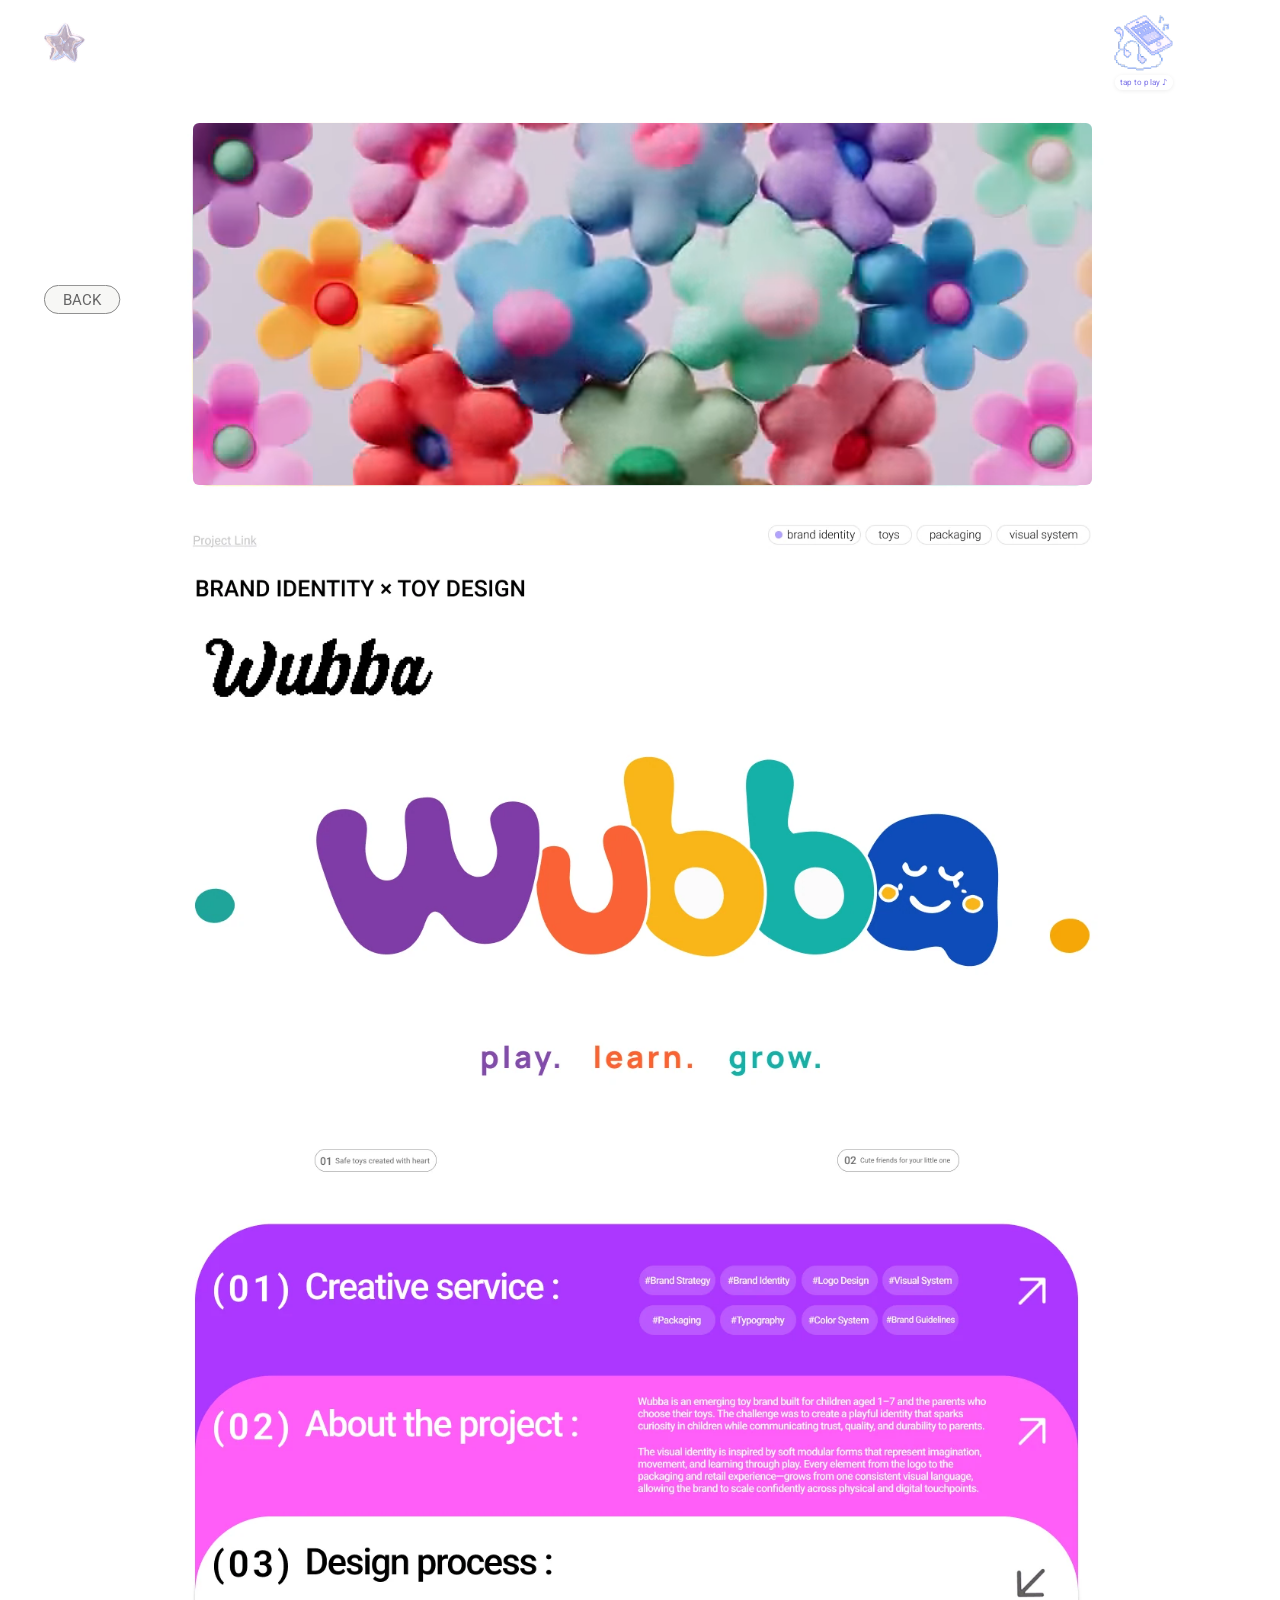
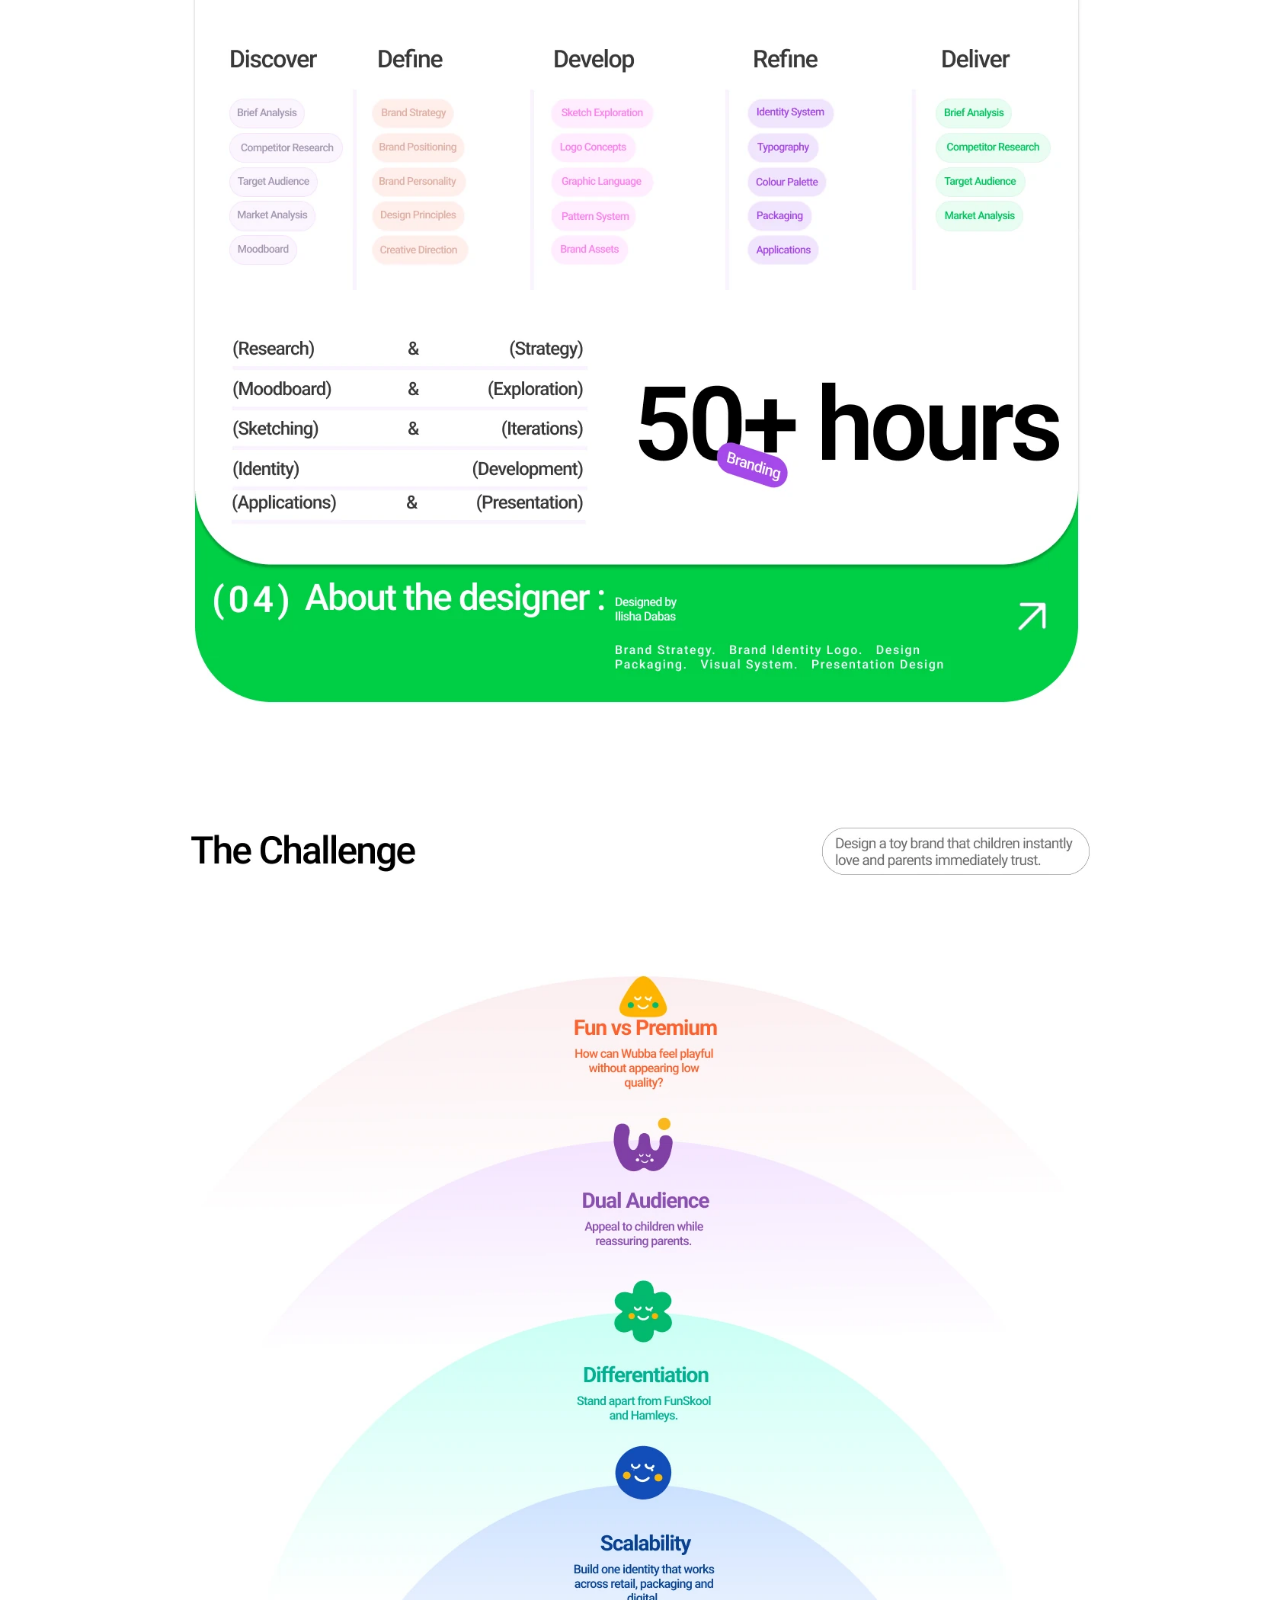
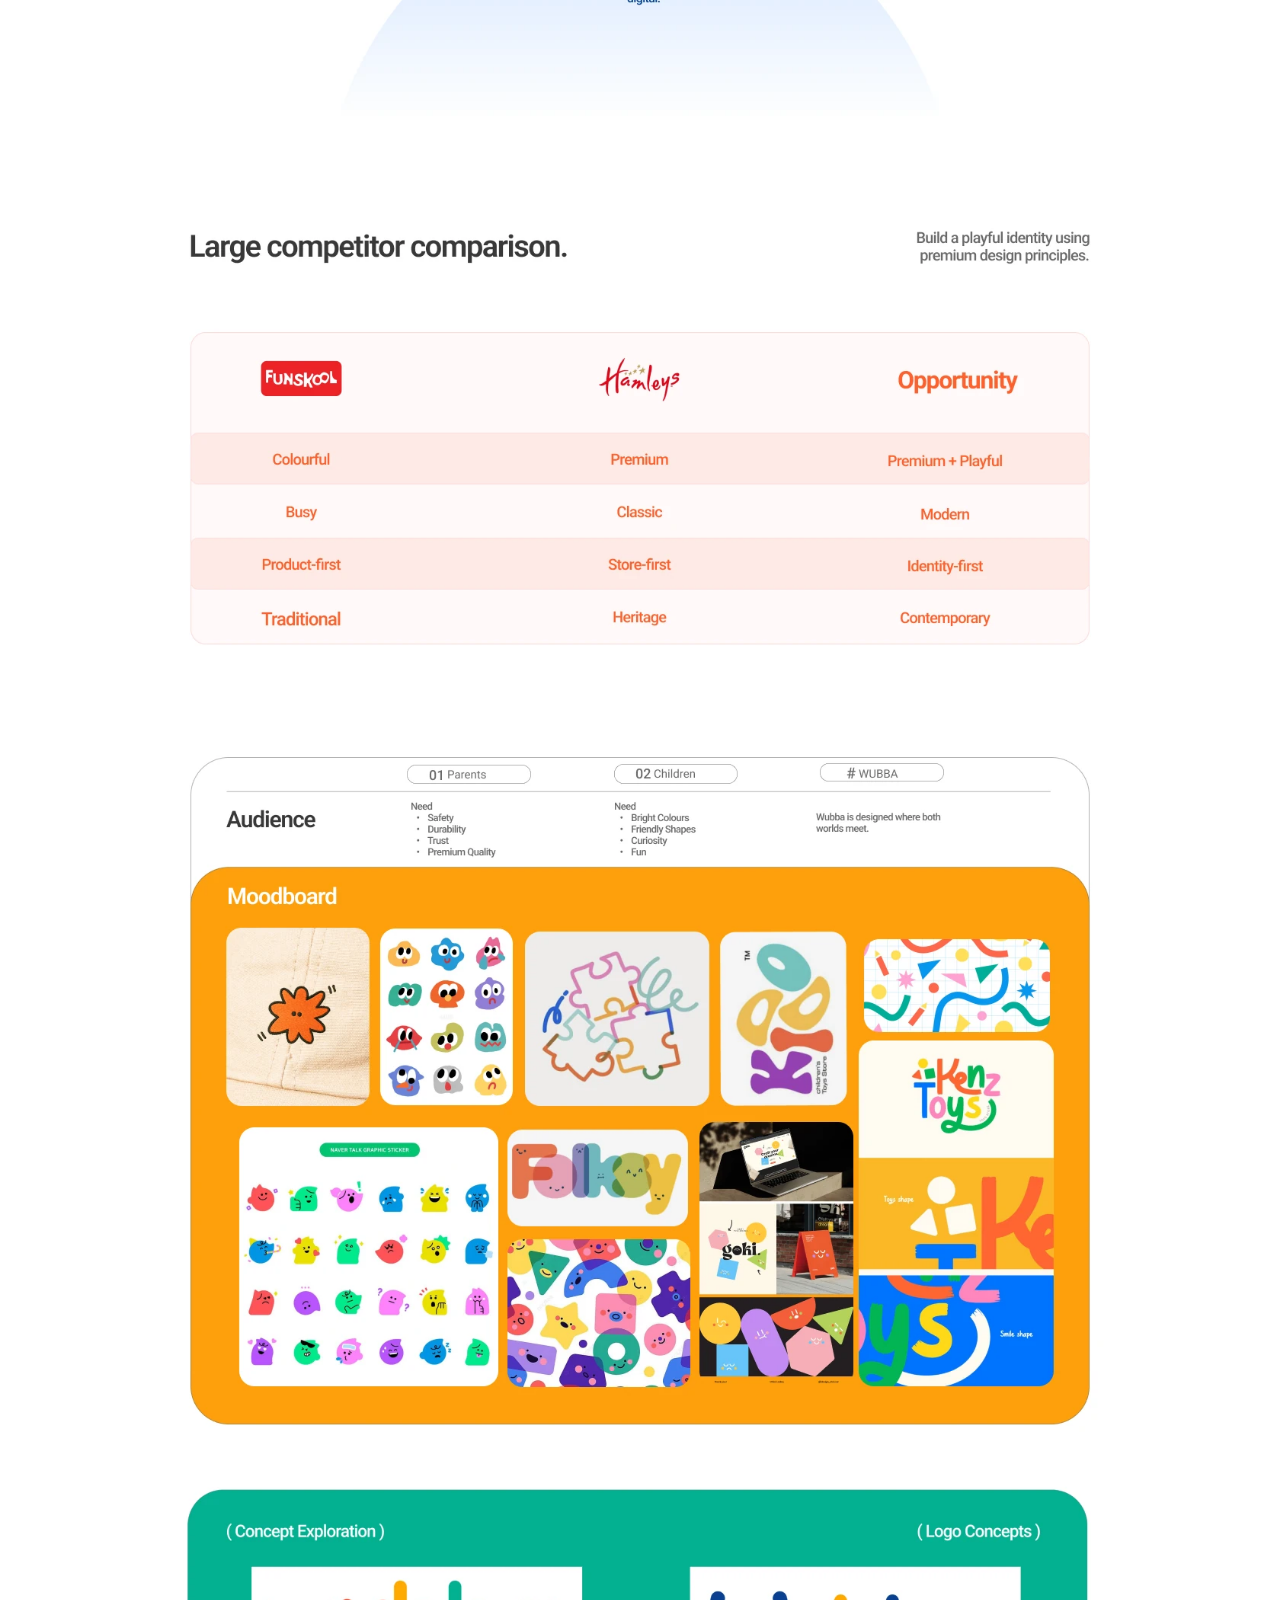
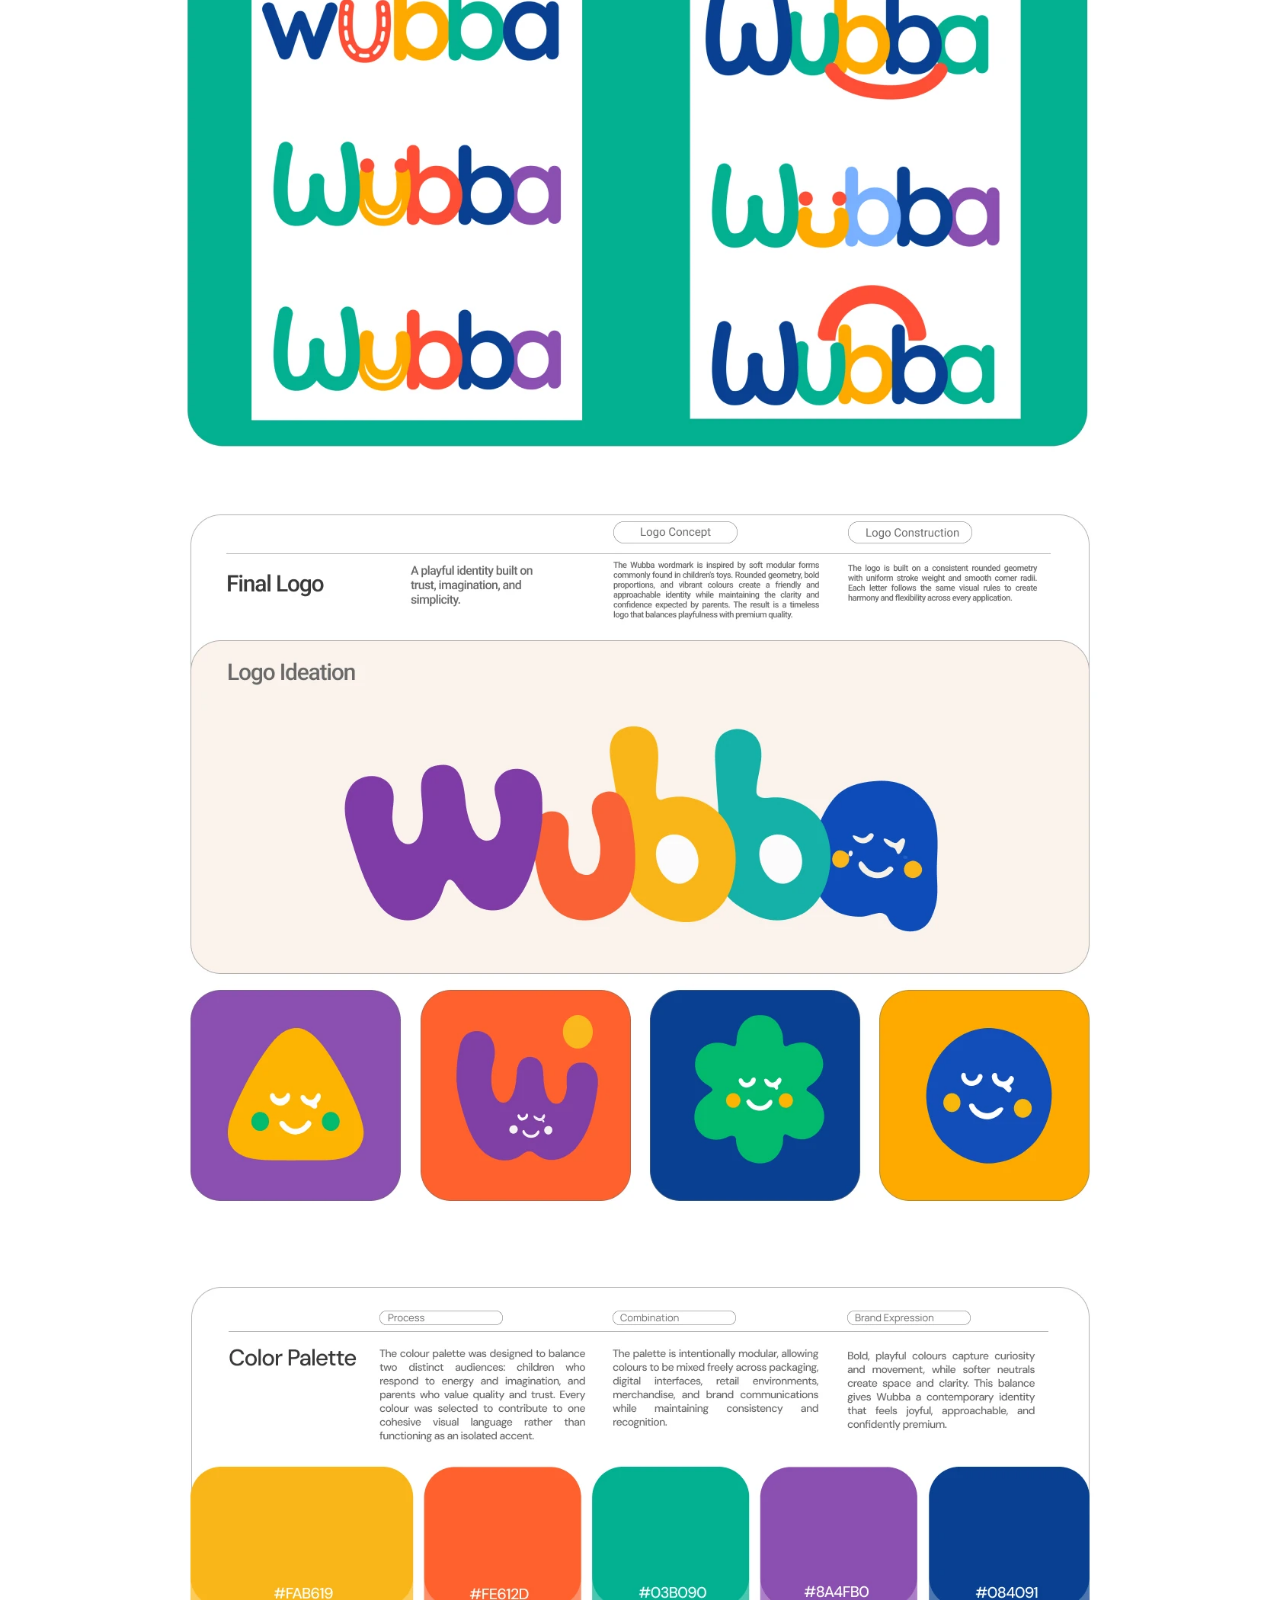
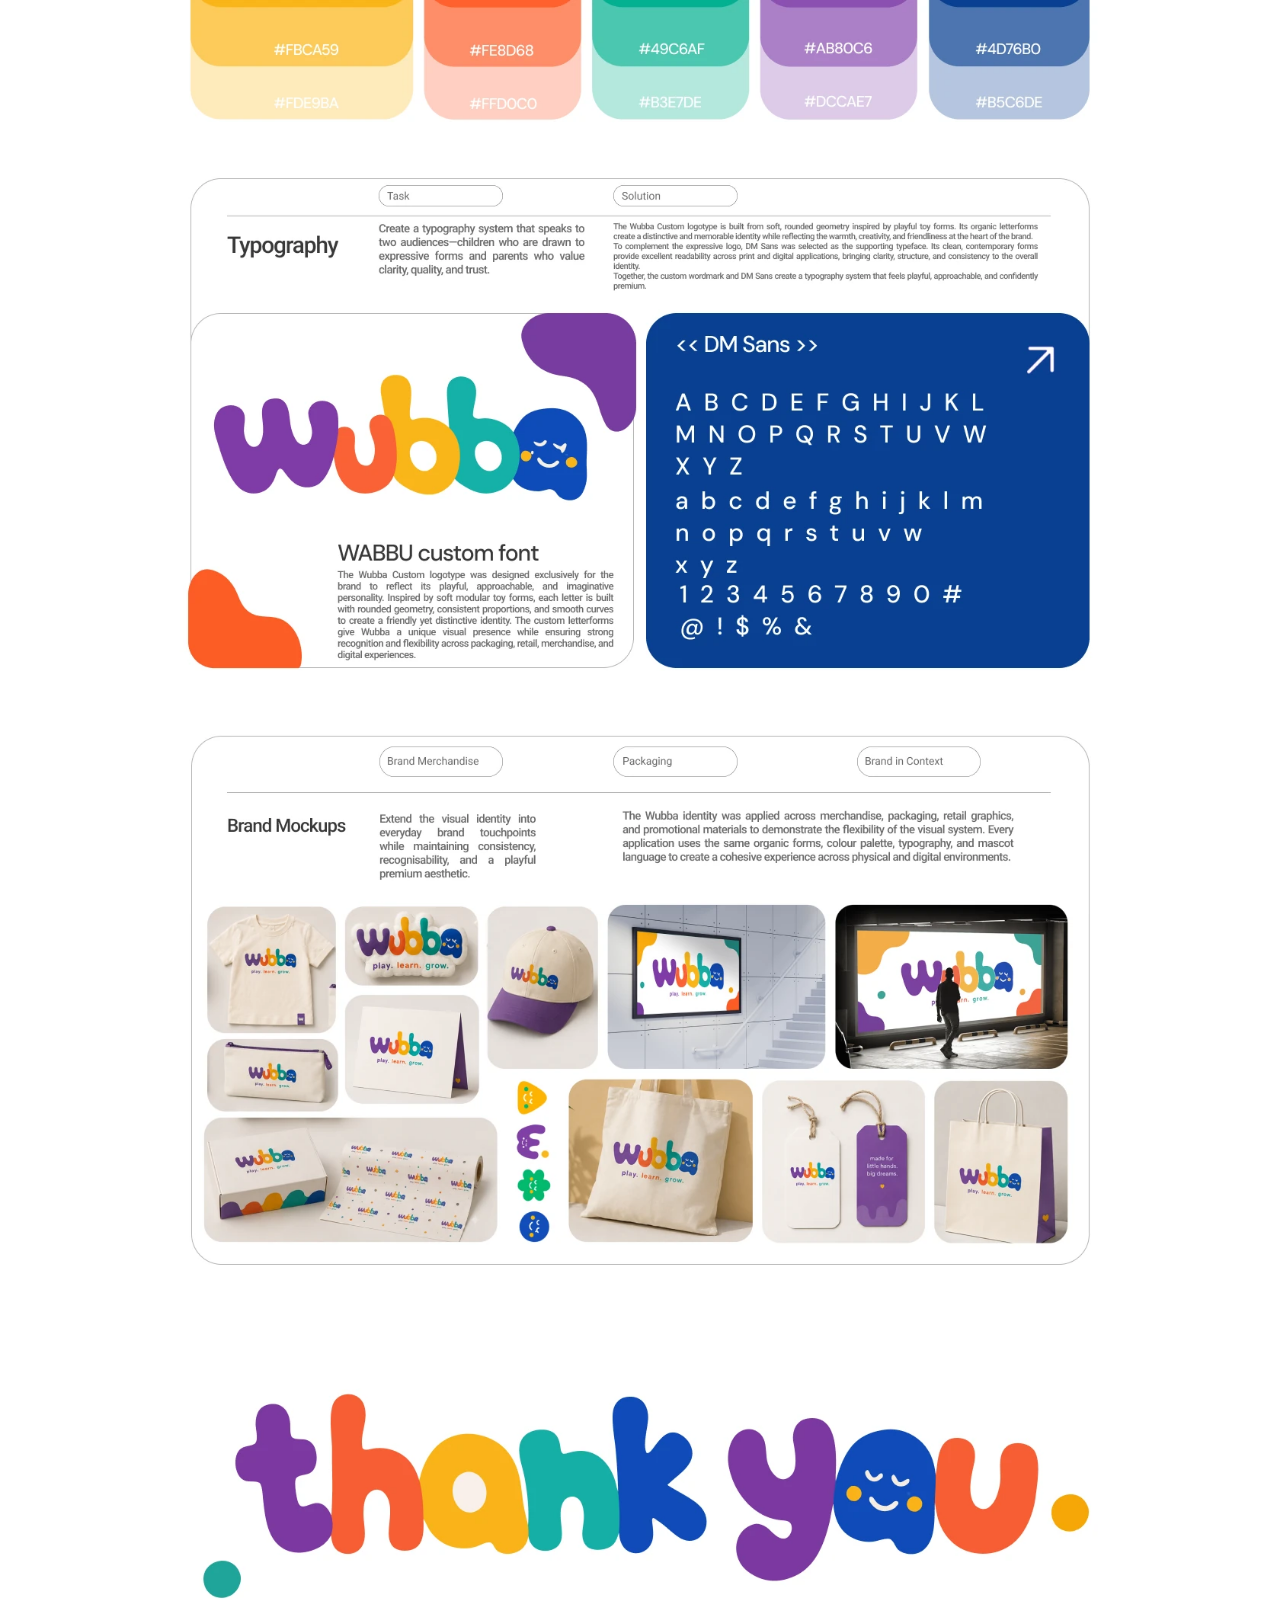
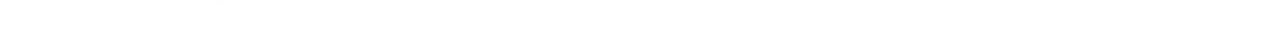
<file: work/wubba.html>
<!doctype html>
<html lang="en">
<head>
  <meta charset="utf-8">
  <meta name="viewport" content="width=device-width, initial-scale=1">
  <title>Wubba — Ilisha Dabas</title>
  <link rel="icon" href="../assets/img/logo-star.png">
  <link rel="preconnect" href="https://fonts.googleapis.com">
  <link rel="preconnect" href="https://fonts.gstatic.com" crossorigin>
  <link href="https://fonts.googleapis.com/css2?family=Codystar&family=Roboto:wght@300;400;500;600;700&display=swap" rel="stylesheet">
  <link rel="stylesheet" href="../css/style.css">
</head>
<body class="case-page" style="--case-bg:#ffffff" data-page="works" data-case="wubba" data-root="../">
  <div class="progress"></div>
  <!-- BACK stays pinned in place (Figma x58, y374) while the page scrolls -->
  <a class="case-back" href="../index.html#works" data-back>BACK</a>

  <!-- Figma frame "wubba 2" (1680 × 10556). The design itself is the image
       slices in assets/case/wubba/ — re-export them from Figma to change it.
       Live parts sit on top at their Figma x/y. -->
  <div class="frame case-head"><header data-site-header data-minimal></header></div>
  <div class="frame case-board" style="--fh:10556px">
    <div class="case-board__img">
      <img src="../assets/case/wubba/01.webp" alt="" width="1680" height="1200" decoding="async">
      <img src="../assets/case/wubba/02.webp" alt="" width="1680" height="1200" decoding="async">
      <img src="../assets/case/wubba/03.webp" alt="" width="1680" height="1200" loading="lazy" decoding="async">
      <img src="../assets/case/wubba/04.webp" alt="" width="1680" height="1200" loading="lazy" decoding="async">
      <img src="../assets/case/wubba/05.webp" alt="" width="1680" height="1200" loading="lazy" decoding="async">
      <img src="../assets/case/wubba/06.webp" alt="" width="1680" height="1200" loading="lazy" decoding="async">
      <img src="../assets/case/wubba/07.webp" alt="" width="1680" height="1200" loading="lazy" decoding="async">
      <img src="../assets/case/wubba/08.webp" alt="" width="1680" height="1200" loading="lazy" decoding="async">
      <img src="../assets/case/wubba/09.webp" alt="" width="1680" height="956" loading="lazy" decoding="async">
    </div>

    <!-- hero video (Figma 253,162 · 1180×475) -->
    <div class="abs case-hero vid" style="--x:253px;--y:162px">
      <video muted loop playsinline preload="auto" data-autoplay aria-hidden="true"><source src="../assets/video/wubba.webm" type="video/webm"><source src="../assets/video/wubba.mp4" type="video/mp4"></video>
    </div>
    <a class="abs case-proj-link" style="--x:253px;--y:700px" href="https://www.behance.net/gallery/253320623/Wubba-Toy-Store-Brand-Identity" target="_blank" rel="noopener">Project Link</a>

    <div class="visually-hidden">
      <h1>Wubba</h1>
      <p>BRAND IDENTITY × TOY DESIGN</p>
      <p>Wubba</p>
      <p>brand identity</p>
      <p>toys</p>
      <p>packaging</p>
      <p>visual system</p>
      <p>play.</p>
      <p>learn.</p>
      <p>grow.</p>
      <p>01</p>
      <p>02</p>
      <p>Safe toys created with heart</p>
      <p>Cute friends for your little one</p>
      <p>(01)</p>
      <p>(02)</p>
      <p>(04)</p>
      <p>(03)</p>
      <p>Creative service :</p>
      <p>About the project :</p>
      <p>About the designer :</p>
      <p>Design process :</p>
      <p>#Brand Strategy</p>
      <p>Brief Analysis</p>
      <p>Brand Strategy</p>
      <p>Sketch Exploration</p>
      <p>Identity System</p>
      <p>Target Audience</p>
      <p>Brand Personality</p>
      <p>Graphic Language</p>
      <p>Colour Palette</p>
      <p>Competitor Research</p>
      <p>Brand Positioning</p>
      <p>Logo Concepts</p>
      <p>Typography</p>
      <p>Market Analysis</p>
      <p>Design Principles</p>
      <p>Pattern System</p>
      <p>Packaging</p>
      <p>Moodboard</p>
      <p>Creative Direction</p>
      <p>Brand Assets</p>
      <p>Applications</p>
      <p>Wubba is an emerging toy brand built for children aged 1–7 and the parents who choose their toys. The challenge was to create a playful identity that sparks curiosity in children while communicating trust, quality, and durability to parents.</p>
      <p>Designed by  Ilisha Dabas</p>
      <p>Brand Strategy. Brand Identity Logo. Design Packaging. Visual System. Presentation Design</p>
      <p>The visual identity is inspired by soft modular forms that represent imagination, movement, and learning through play. Every element from the logo to the packaging and retail experience—grows from one consistent visual language, allowing the brand to scale confidently across physical and digital touchpoints.</p>
      <p>#Brand Identity</p>
      <p>#Logo Design</p>
      <p>#Visual System</p>
      <p>#Packaging</p>
      <p>#Typography</p>
      <p>#Color System</p>
      <p>#Brand Guidelines</p>
      <p>Discover</p>
      <p>(Research)</p>
      <p>(Sketching)</p>
      <p>(Moodboard)</p>
      <p>(Identity)</p>
      <p>(Applications)</p>
      <p>(Strategy)</p>
      <p>(Iterations)</p>
      <p>(Exploration)</p>
      <p>(Development)</p>
      <p>(Presentation)</p>
      <p>&amp;</p>
      <p>Define</p>
      <p>Develop</p>
      <p>Refine</p>
      <p>Deliver</p>
      <p>50+ hours</p>
      <p>Branding</p>
      <p>The Challenge</p>
      <p>Design a toy brand that children instantly love and parents immediately trust.</p>
      <p>Fun vs Premium</p>
      <p>Dual Audience</p>
      <p>Differentiation</p>
      <p>Scalability</p>
      <p>How can Wubba feel playful without appearing low quality?</p>
      <p>Appeal to children while reassuring parents.</p>
      <p>Stand apart from FunSkool and Hamleys.</p>
      <p>Build one identity that works across retail, packaging and digital.</p>
      <p>Large competitor comparison.</p>
      <p>Build a playful identity using premium design principles.</p>
      <p>Colourful</p>
      <p>Premium</p>
      <p>Premium + Playful</p>
      <p>Busy</p>
      <p>Classic</p>
      <p>Modern</p>
      <p>Product-first</p>
      <p>Store-first</p>
      <p>Identity-first</p>
      <p>Traditional</p>
      <p>Heritage</p>
      <p>Contemporary</p>
      <p>Opportunity</p>
      <p>Audience</p>
      <p>#</p>
      <p>Parents</p>
      <p>Children</p>
      <p>WUBBA</p>
      <p>Need Safety Durability Trust Premium Quality</p>
      <p>Need Bright Colours Friendly Shapes Curiosity Fun</p>
      <p>Wubba is designed where both worlds meet.</p>
      <p>Final Logo</p>
      <p>Logo Ideation</p>
      <p>Logo Concept</p>
      <p>Logo Construction</p>
      <p>A playful identity built on trust, imagination, and simplicity.</p>
      <p>The Wubba wordmark is inspired by soft modular forms commonly found in children&#x27;s toys. Rounded geometry, bold proportions, and vibrant colours create a friendly and approachable identity while maintaining the clarity and confidence expected by parents. The result is a timeless logo that balances playfulness with premium quality.</p>
      <p>The logo is built on a consistent rounded geometry with uniform stroke weight and smooth corner radii. Each letter follows the same visual rules to create harmony and flexibility across every application.</p>
      <p>Color Palette</p>
      <p>Combination</p>
      <p>Process</p>
      <p>Brand Expression</p>
      <p>The palette is intentionally modular, allowing colours to be mixed freely across packaging, digital interfaces, retail environments, merchandise, and brand communications while maintaining consistency and recognition.</p>
      <p>The colour palette was designed to balance two distinct audiences: children who respond to energy and imagination, and parents who value quality and trust. Every colour was selected to contribute to one cohesive visual language rather than functioning as an isolated accent.</p>
      <p>Bold, playful colours capture curiosity and movement, while softer neutrals create space and clarity. This balance gives Wubba a contemporary identity that feels joyful, approachable, and confidently premium.</p>
      <p>#FAB619</p>
      <p>#FE612D</p>
      <p>#03B090</p>
      <p>#8A4FB0</p>
      <p>#084091</p>
      <p>#FBCA59</p>
      <p>#FE8D68</p>
      <p>#49C6AF</p>
      <p>#AB80C6</p>
      <p>#4D76B0</p>
      <p>#FDE9BA</p>
      <p>#FFD0C0</p>
      <p>#B3E7DE</p>
      <p>#DCCAE7</p>
      <p>#B5C6DE</p>
      <p>WABBU custom font</p>
      <p>Solution</p>
      <p>Task</p>
      <p>The Wubba Custom logotype is built from soft, rounded geometry inspired by playful toy forms. Its organic letterforms create a distinctive and memorable identity while reflecting the warmth, creativity, and friendliness at the heart of the brand. To complement the expressive logo, DM Sans was selected as the supporting typeface. Its clean, contemporary forms provide excellent readability across print and digital applications, bringing clarity, structure, and consistency to the overall identity. Together, the custom wordmark and DM Sans create a typography system that feels playful, approachable, and confidently premium.</p>
      <p>ABCDEFGHIJKLMNOPQRSTUVWXYZ</p>
      <p>abcdefghijklmnopqrstuvwxyz</p>
      <p>1234567890#@!$%&amp;</p>
      <p>Create a typography system that speaks to two audiences—children who are drawn to expressive forms and parents who value clarity, quality, and trust.</p>
      <p>The Wubba Custom logotype was designed exclusively for the brand to reflect its playful, approachable, and imaginative personality. Inspired by soft modular toy forms, each letter is built with rounded geometry, consistent proportions, and smooth curves to create a friendly yet distinctive identity. The custom letterforms give Wubba a unique visual presence while ensuring strong recognition and flexibility across packaging, retail, merchandise, and digital experiences.</p>
      <p>&lt;&lt; DM Sans &gt;&gt;</p>
      <p>Brand in Context</p>
      <p>Brand Merchandise</p>
      <p>Brand Mockups</p>
      <p>The Wubba identity was applied across merchandise, packaging, retail graphics, and promotional materials to demonstrate the flexibility of the visual system. Every application uses the same organic forms, colour palette, typography, and mascot language to create a cohesive experience across physical and digital environments.</p>
      <p>Extend the visual identity into everyday brand touchpoints while maintaining consistency, recognisability, and a playful premium aesthetic.</p>
    </div>
  </div>

  <script src="../js/site.js"></script>
  <script src="../js/music.js"></script>
  <script src="../js/media.js"></script>
</body>
</html>
</file>
<file: css/style.css>
/* =========================================================
   ILISHA DABAS — PORTFOLIO
   ---------------------------------------------------------
   How layout works:
   Every page is built at the exact size of its Figma frame
   (1680px wide) with elements at their Figma x/y positions.
   js/site.js scales the whole frame to the browser width
   (variable --s), so placement always matches Figma.
   Below 760px wide, pages switch to a stacked phone layout.

   To nudge something: change its left/top in px — the same
   numbers you see in Figma.
   ========================================================= */

@font-face {
  font-family: "Pixelitta";
  src: url("../assets/fonts/Pixelitta.woff2") format("woff2"),
       url("../assets/fonts/Pixelitta.ttf") format("truetype");
  font-display: swap;
}

:root {
  --s: 1;                    /* frame scale, set by js/site.js */
  --ink: #000;
  --grey: #666;
  --muted: #c2c1c5;
  --blue: #0068d3;
  --card: #fbfaff;
  --paper: #f9f9f7;
  --dot: #cfcfd6;
  --font-body: "Roboto", system-ui, -apple-system, sans-serif;
  --font-dm: "DM Sans", "Roboto", sans-serif;
  --font-display: "Codystar", "Roboto", sans-serif;
  --font-pixel: "Pixelitta", "Pixelify Sans", monospace;
  --font-silk: "Silkscreen", "Pixelify Sans", monospace;
  --font-inter: "Inter", "Roboto", system-ui, sans-serif;
}

*, *::before, *::after { box-sizing: border-box; }
html { scroll-behavior: smooth; overflow-x: clip; }
body {
  margin: 0;
  font-family: var(--font-body);
  color: var(--ink);
  background: #fff radial-gradient(var(--dot) 1.4px, transparent 1.6px) 0 0 / 24px 24px;
  -webkit-font-smoothing: antialiased;
  overflow-x: hidden;
  animation: page-in 0.5s ease both;
}
body.is-leaving { opacity: 0; transition: opacity 0.25s ease; }
img { display: block; max-width: 100%; }
a { color: inherit; text-decoration: none; }
button { font: inherit; color: inherit; }
p { margin: 0; }

.visually-hidden { position: absolute !important; width: 1px; height: 1px; overflow: hidden; clip: rect(0 0 0 0); white-space: nowrap; }
.img-missing {
  display: grid; place-items: center; padding: 8px;
  border: 1.5px dashed #b9b4f0; border-radius: 12px;
  background: rgba(143, 135, 241, 0.08); color: #6c64d8;
  font: 500 11px/1.3 var(--font-body); word-break: break-all; text-align: center;
}

/* ---------------------------------------------------------
   FRAME — a Figma frame, scaled to the screen
   --------------------------------------------------------- */
.frame {
  position: relative;
  width: 1680px;
  height: var(--fh);
  margin: 0 auto;
  zoom: var(--s);
}
.abs { position: absolute; }

/* ---------------------------------------------------------
   HEADER (Figma: star 58,29 · name 123,38 · links y33 · music 1452,9)
   --------------------------------------------------------- */
.site-header { position: absolute; left: 0; top: 0; width: 1680px; height: 110px; z-index: 30; }
.brand { position: absolute; left: 58px; top: 29px; display: flex; align-items: center; }
.brand__logo { width: 55px; height: 55px; object-fit: cover; object-position: bottom; transition: transform 0.6s cubic-bezier(.34, 1.56, .64, 1); }
.brand:hover .brand__logo { transform: rotate(72deg) scale(1.08); }
.brand__name { position: absolute; left: 65px; top: 9px; font-size: 32px; line-height: normal; white-space: nowrap; }
.brand__name b { font-weight: 400; }
.brand__name span { font-family: var(--font-display); }
.site-nav a {
  position: absolute; top: 33px;
  font-size: 20px; font-weight: 300; line-height: normal; white-space: nowrap;
}
.site-nav a::after {
  content: ""; position: absolute; left: 0; right: 0; bottom: -2px; height: 1.5px;
  background: currentColor; transform: scaleX(0); transform-origin: right; transition: transform 0.3s ease;
}
.site-nav a:hover::after { transform: scaleX(1); transform-origin: left; }
.site-nav a:nth-child(1) { left: 1030px; }
.site-nav a:nth-child(2) { left: 1150px; }
.site-nav a:nth-child(3) { left: 1273px; }
.site-nav a:nth-child(4) { left: 1364px; }
.menu-toggle { display: none; }

/* music toggle = the music-player doodle (Figma 1452,9 · 98×94) */
.music {
  position: absolute; left: 1452px; top: 9px; width: 98px; height: 94px;
  padding: 0; border: 0; background: none; cursor: pointer;
}
.music img { width: 98px; height: 94px; object-fit: cover; transition: transform 0.3s ease; }
.music:hover img { transform: scale(1.06) rotate(-4deg); }
.music.is-playing img { animation: groove 0.9s ease-in-out infinite; }
.music__notes { position: absolute; inset: 0; pointer-events: none; }
.music__notes span {
  position: absolute; left: 60%; top: 10%; opacity: 0;
  font-size: 18px; color: #7b72e8;
}
.music.is-playing .music__notes span { animation: note 2.4s ease-out infinite; }
.music.is-playing .music__notes span:nth-child(2) { left: 25%; animation-delay: 0.8s; }
.music.is-playing .music__notes span:nth-child(3) { left: 80%; animation-delay: 1.6s; }
.music__hint {
  position: absolute; right: 100%; top: 50%; margin-right: 6px; transform: translateY(-50%);
  font-size: 12px; font-weight: 300; color: var(--grey); white-space: nowrap;
  opacity: 0; transition: opacity 0.2s ease; pointer-events: none;
}
.music:hover .music__hint { opacity: 1; }
@keyframes groove { 0%, 100% { transform: rotate(-5deg); } 50% { transform: rotate(5deg) translateY(-3px); } }
@keyframes note { 0% { opacity: 0; transform: translate(0, 10px); } 20% { opacity: 1; } 100% { opacity: 0; transform: translate(-14px, -40px) rotate(-20deg); } }

/* case-study header: only star + music (as in Figma) */
.site-header--minimal .brand__name,
.site-header--minimal .site-nav { display: none; }

/* ---------------------------------------------------------
   DOCK (Figma "Window/Pop-Up Button" 235×97, centred, 59px from bottom)
   --------------------------------------------------------- */
.dock {
  position: fixed; left: 50%; bottom: calc(59px * var(--s)); z-index: 50;
  width: 235px; height: 97px;
  transform: translateX(-50%); zoom: max(var(--s), 0.8);
  border-radius: 25px;
  background: rgba(251, 250, 255, 0.82);
  border: 1px solid rgba(255, 255, 255, 0.85);
  backdrop-filter: blur(18px) saturate(1.4); -webkit-backdrop-filter: blur(18px) saturate(1.4);
  box-shadow: 0 8px 40px rgba(0, 0, 0, 0.12);
}
.dock__item { position: absolute; top: 0; height: 97px; display: block; font-size: 13px; font-weight: 700; }
.dock__item img { position: absolute; transition: transform 0.35s cubic-bezier(.34, 1.56, .64, 1); }
.dock__item span { position: absolute; top: 69px; white-space: nowrap; }
.dock__item:hover img, .dock__item:focus-visible img { transform: translateY(-8px) scale(1.15); }
.dock__item[aria-current]::after {
  content: ""; position: absolute; top: 88px; left: 50%; width: 5px; height: 5px; margin-left: -2.5px;
  border-radius: 50%; background: var(--ink);
}
.dock__item--works    { left: 0;    width: 78px; }
.dock__item--works img { left: 18px; top: 16px; width: 50px; height: 50px; }
.dock__item--works span { left: 25px; }
.dock__item--projects { left: 78px; width: 79px; }
.dock__item--projects img { left: 11px; top: 12px; width: 57px; height: 57px; }
.dock__item--projects span { left: 18px; }
.dock__item--about  { left: 157px; width: 78px; }
.dock__item--about img { left: 0; top: 7px; width: 61px; height: 62px; }
.dock__item--about span { left: 6px; }

/* ---------------------------------------------------------
   LANDING (Figma frame "landing" 1680×972)
   --------------------------------------------------------- */
.landing { --fh: 900px; }  /* Figma 972; trimmed so Works starts closer */
.landing__player { left: 657px; top: 68px; width: 548px; transform-style: preserve-3d; transition: transform 0.2s ease-out; }
.landing__player img { width: 548px; height: 725px; animation: float 6s ease-in-out infinite; }
.landing__eyebrow { left: 191px; top: 318px; font-size: 20px; font-weight: 300; }
.landing__title { left: 186px; top: 336px; margin: 0; font-size: 96px; font-weight: 400; line-height: normal; white-space: nowrap; }
.landing__role { left: 191px; top: 456px; font-size: 20px; font-weight: 300; }
.landing__word { left: 1153px; top: 341px; font-family: var(--font-pixel); font-size: 105px; line-height: normal; white-space: nowrap; z-index: 2; }
.landing__word span { display: inline-block; transition: transform 0.25s cubic-bezier(.34, 1.56, .64, 1); }
.landing__word span:hover { transform: translateY(-14px) rotate(-6deg); }
.landing__note { left: 1153px; top: 456px; font-size: 15px; font-weight: 300; white-space: nowrap; }

/* ---------------------------------------------------------
   WORKS (Figma frames "Work - 1/2/3": tabs at x531 · cards 629×463
   at x200 / 851, 133px below the tabs, rows 500px apart. Moved up
   110px from Figma so Works sits closer to the landing)
   --------------------------------------------------------- */
.works { --rows: 2; --fh: calc(184px + var(--rows) * 500px); }
.seg {
  left: 531px; top: 51px; width: 618px; height: 40px;
  display: grid; grid-template-columns: repeat(3, 1fr);
  padding: 0; border-radius: 9px; background: #efeff0;
}
.seg__btn {
  position: relative; border: 0; border-radius: 9px; background: none; cursor: pointer;
  font: 500 16px var(--font-body); color: #1a1a1a; transition: background 0.25s ease, color 0.25s ease;
}
.seg__btn + .seg__btn::before {
  content: ""; position: absolute; left: 0; top: 12px; height: 16px; width: 1px; background: #c9c9cf;
}
.seg__btn[aria-selected="true"] { background: #aaa6ee; color: #fff; }
.seg__btn[aria-selected="true"]::before, .seg__btn[aria-selected="true"] + .seg__btn::before { display: none; }
.seg__btn:not([aria-selected="true"]):hover { background: #e3e2ea; }
.work-grid {
  position: absolute; left: 200px; top: 184px; width: 1280px;
  display: grid; grid-template-columns: 629px 629px; gap: 37px 22px;
}
.card[hidden] { display: none; }
.card {
  position: relative; display: block; width: 629px; height: 463px;
  background: var(--card); border-radius: 20px;
  box-shadow: 4px 4px 20px rgba(0, 0, 0, 0.25);
  transition: transform 0.35s cubic-bezier(.2, .8, .2, 1), box-shadow 0.35s ease;
}
.card:hover { transform: translateY(-6px) rotate(-0.4deg); box-shadow: 4px 14px 32px rgba(0, 0, 0, 0.28); }
.card__media { position: absolute; left: 11px; top: 12px; width: 607px; height: 344px; border-radius: 10px; overflow: hidden; background: #eceaf6; }
.card__media img { width: 100%; height: 100%; object-fit: cover; transition: transform 0.6s cubic-bezier(.2, .8, .2, 1); }
.card:hover .card__media img { transform: scale(1.05); }
.card__badge { position: absolute; left: 19px; top: 367px; width: 23px; height: 23px; object-fit: cover; object-position: bottom; }
.card__badge--wide { width: 57px; height: 26px; top: 362px; left: 24px; object-fit: contain; }
.card__title { position: absolute; left: 19px; top: 392px; margin: 0; font-family: var(--font-pixel); font-size: 48px; font-weight: 400; line-height: normal; white-space: nowrap; }
.card__arrow { display: inline-block; margin-left: 10px; font: 300 24px var(--font-body); opacity: 0; transform: translateX(-8px); transition: 0.3s ease; }
.card:hover .card__arrow { opacity: 1; transform: none; }
.card .tag { position: absolute; right: 11px; top: 370px; }

.tag {
  --dot-color: #9b93f4;
  display: inline-flex; align-items: center; gap: 5px;
  height: 26px; padding: 0 10px 0 8px;
  border: 1px solid #dfdee3; border-radius: 20px;
  font-size: 15px; font-weight: 300; white-space: nowrap;
}
.tag::before { content: ""; width: 10px; height: 10px; border-radius: 50%; background: var(--dot-color); }
.tag--plain::before { display: none; }
.tags { display: flex; flex-wrap: wrap; gap: 5px; }

/* ---------------------------------------------------------
   ABOUT ME (Figma frame "Profile 2" 1680×1140, on the homepage)
   --------------------------------------------------------- */
.about { --fh: 1220px; }
.about__chibi { left: 263px; top: 168px; width: 258px; height: 579px; object-fit: cover; animation: float 5s ease-in-out infinite; }
.sparkle { width: 98px; height: 98px; filter: drop-shadow(0 4px 7px rgba(0, 0, 0, 0.25)); animation: twinkle 2.8s ease-in-out infinite; }
.about__sparkle-a { left: 135px; top: 164px; }
.about__sparkle-b { left: 497px; top: 660px; animation-delay: 1.3s; }
.about__title { left: 748px; top: 242px; margin: 0; font-family: var(--font-pixel); font-size: 105px; font-weight: 400; line-height: normal; white-space: nowrap; }
.about__bio { left: 758px; top: 409px; width: 585px; font-size: 20px; line-height: normal; }
.about__bio p:first-child { font-weight: 600; }
.folder { padding: 0; border: 0; background: none; cursor: pointer; }
.folder img { width: 114px; height: 100px; object-fit: cover; object-position: bottom; filter: drop-shadow(0 4px 4px rgba(0, 0, 0, 0.25)); transition: transform 0.35s cubic-bezier(.34, 1.56, .64, 1); }
.folder:hover img, .folder:focus-visible img { transform: translateY(-8px) rotate(-4deg) scale(1.06); }
.folder span { position: absolute; top: 100px; font-size: 15px; font-weight: 600; line-height: normal; white-space: nowrap; }
.folder--experience { left: 882px; top: 573px; }
.folder--experience span { left: 15px; }
.folder--skills { left: 1116px; top: 573px; }
.folder--skills span { left: 53px; transform: translateX(-50%); }

/* trophy shelf */
.trophy {
  left: 222px; top: 778px; width: 1236px;
  display: flex; flex-direction: column; gap: 14px; padding: 22px 28px;
  background: #fff; border: 1.5px solid #e4e1f7; border-radius: 20px; box-shadow: 0 3px 0 #e4e1f7;
}
.trophy__head, .pop-label { margin: 0; font: 400 13px var(--font-silk); letter-spacing: 1px; color: #55555c; white-space: nowrap; }
.trophy__stats { display: flex; }
.stat { flex: 1 0 0; display: flex; flex-direction: column; gap: 4px; padding: 4px 20px; border-right: 1.5px dashed #e4e1f7; line-height: normal; }
.stat:first-child { padding-left: 0; }
.stat:last-child { border-right: 0; }
.stat b { font-size: 44px; font-weight: 700; color: #4b3fbf; white-space: nowrap; }
.stat b.stat__word { font-size: 40px; }
.stat strong { font-size: 13px; font-weight: 600; color: #1a1a1a; white-space: nowrap; }
.stat strong small { font-size: 9px; }
.stat span { font-size: 12px; color: #5f5f66; }
.stat a { text-decoration: underline; }
.about__fueled { left: 75px; top: 1160px; font-size: 16px; color: var(--muted); white-space: nowrap; }
@keyframes twinkle { 50% { transform: scale(0.9) rotate(8deg); } }

/* ---------------------------------------------------------
   PROJECTS (Figma frame "Projects" 1680×4716)
   Tile positions come from js/projects-data.js
   --------------------------------------------------------- */
.projects { --fh: 4716px; }
.projects__title { left: 203px; top: 121px; margin: 0; font-family: var(--font-pixel); font-size: 48px; font-weight: 400; line-height: normal; white-space: nowrap; }
.projects__intro { left: 208px; top: 188px; font-family: var(--font-dm); font-size: 18px; white-space: nowrap; }

.tile {
  position: absolute; display: block; padding: 0; border: 0; cursor: pointer; text-align: left;
  border-radius: 10px; overflow: hidden; background: #fff;
  box-shadow: 0 6px 22px rgba(0, 0, 0, 0.12), 0 0 0 0.5px rgba(0, 0, 0, 0.12);
  transition: transform 0.3s cubic-bezier(.2, .8, .2, 1), box-shadow 0.3s ease;
}
.tile:hover { transform: translateY(-5px) rotate(-0.5deg); box-shadow: 0 16px 36px rgba(0, 0, 0, 0.18); z-index: 2; }
.tile__bar {
  position: relative; display: flex; align-items: center; justify-content: center;
  height: 26px; background: #fff; border-bottom: 1px solid #eee;
  font: 600 11px/1 var(--font-dm);
}
.tile__bar::before {
  content: ""; position: absolute; left: 10px; width: 8px; height: 8px; border-radius: 50%;
  background: #ff5f57; box-shadow: 13px 0 #febc2e, 26px 0 #28c840;
}
.tile__bar span::before {
  content: ""; display: inline-block; width: 10px; height: 8px; margin-right: 5px;
  border: 1.2px solid currentColor; border-radius: 1.5px; opacity: 0.6;
}
.tile__img { width: 100%; height: calc(100% - 26px); object-fit: cover; background: #d9d9d9; transition: transform 0.6s ease; }
.tile__img--contain { object-fit: contain; background: #fff; }
.tile:hover .tile__img { transform: scale(1.03); }
.tile__empty { height: calc(100% - 26px); background: #d9d9d9; }

/* "Currently into" sticky note (Figma 1070,3261 · 412×704) */
.note { left: 1070px; top: 3261px; width: 412px; height: 704px; border-radius: 10px; background: #fff7c2 url("../assets/img/sticky-note.png") center bottom / cover; box-shadow: 0 4px 10px rgba(0, 0, 0, 0.25); }
.note__title { position: absolute; left: 20px; top: 73px; margin: 0; font-family: var(--font-pixel); font-size: 32px; font-weight: 400; white-space: nowrap; }
.note__text { position: absolute; left: 20px; top: 131px; width: 370px; font-family: var(--font-dm); font-size: 16px; line-height: normal; color: var(--grey); text-align: justify; }
.note__letter { position: absolute; left: 115px; top: 529px; width: 179px; height: 179px; animation: wiggle 3s ease-in-out infinite; }

/* desk: sticker box, to-do notebook, clipped paper */
.desk-box { left: 180px; top: 4142px; width: 412px; height: 379px; border-radius: 10px; background: var(--paper); box-shadow: 0 4px 20px rgba(0, 0, 0, 0.25); }
.sticker {
  position: absolute; object-fit: cover; cursor: grab; touch-action: none; user-select: none; -webkit-user-drag: none;
  filter: drop-shadow(0 4px 7px rgba(0, 0, 0, 0.25)); z-index: 5; transition: scale 0.2s ease;
}
.sticker:hover { scale: 1.08; }
.sticker.is-dragging { cursor: grabbing; transition: none; z-index: 60; scale: 1.12; filter: drop-shadow(0 14px 14px rgba(0, 0, 0, 0.3)); }
.desk-reset { left: 502px; top: 4444px; padding: 0; border: 0; background: none; cursor: pointer; font-size: 16px; color: var(--muted); z-index: 6; }
.desk-reset:hover { color: var(--ink); }

/* to-do notebook — sized/placed from the reference screenshot:
   675 × 337 sheet, centred at (1138, 4314), tilted -4.3° */
.notebook {
  left: 800.5px; top: 4140px; width: 675px; height: 330px;
  /* lined paper drawn in CSS: red margin + light-blue rules */
  background-color: #fcfcfa;
  background-image:
    linear-gradient(90deg, transparent 79px, #e3a3ad 79px, #e3a3ad 81px, transparent 81px),
    repeating-linear-gradient(180deg, transparent 0 39px, #cfe0e8 39px 40.5px);
  background-position: 0 0, 0 26px;
  transform: rotate(-4.3deg);
  box-shadow: 0 4px 20px rgba(0, 0, 0, 0.15);
  color: var(--grey);
}
.notebook__head { position: absolute; left: 91px; top: 40px; margin: 0; font-size: 23px; font-weight: 600; white-space: nowrap; }
.notebook__list { position: absolute; left: 98px; top: 112px; margin: 0; padding: 0; list-style: none; }
.notebook__list li { margin-bottom: 11px; }
.notebook__list label { display: flex; align-items: flex-start; gap: 10px; font-size: 22.5px; line-height: 1.12; white-space: nowrap; cursor: pointer; }
.notebook__list input {
  appearance: none; flex: none; width: 17px; height: 17px; margin: 5px 0 0;
  border: 2px solid var(--grey); background: transparent; cursor: pointer; transition: background 0.2s ease;
}
.notebook__list input:checked { background: #8f87f1; box-shadow: inset 0 0 0 2px #fff; }
.notebook__list input:checked + span { text-decoration: line-through; opacity: 0.5; }
.notebook-bow { left: 1408px; top: 4061px; width: 78px; height: 102px; transform: rotate(32.87deg); filter: drop-shadow(0 4px 7px rgba(0, 0, 0, 0.25)); z-index: 5; }
.notebook-cup { left: 776px; top: 4459px; width: 104px; height: 104px; filter: drop-shadow(0 4px 7px rgba(0, 0, 0, 0.25)); z-index: 5; }

/* stickers copied out of the box and dropped on the page */
.placed-layer { position: absolute; inset: 0; pointer-events: none; z-index: 45; }
.placed {
  position: absolute; pointer-events: auto; cursor: grab; touch-action: none; user-select: none; -webkit-user-drag: none;
  filter: drop-shadow(0 4px 7px rgba(0, 0, 0, 0.25)); transition: scale 0.2s ease;
}
.placed:hover { scale: 1.06; }
.placed.is-dragging, .sticker-ghost { cursor: grabbing; scale: 1.12; filter: drop-shadow(0 14px 14px rgba(0, 0, 0, 0.3)); transition: none; }
@keyframes pop-in { from { scale: 0.6; opacity: 0; } }
.placed.is-new { animation: pop-in 0.25s cubic-bezier(.34, 1.56, .64, 1); }
.fueled { left: 71px; top: 4658px; font-size: 16px; color: var(--muted); white-space: nowrap; }

/* ---------------------------------------------------------
   POPUP WINDOWS (macOS style)
   --------------------------------------------------------- */
.window {
  width: min(1136px, calc(100vw - 32px)); max-height: calc(100vh - 48px);
  padding: 0; border: 0; border-radius: 20px; background: #fff; color: var(--ink);
  font-family: var(--font-dm); overflow: hidden;
  box-shadow: 0 30px 80px rgba(0, 0, 0, 0.35), 0 0 0 1px rgba(0, 0, 0, 0.08);
}
.window[open] { display: flex; flex-direction: column; animation: window-in 0.35s cubic-bezier(.2, .9, .3, 1.2); }
.window.is-closing { animation: window-out 0.2s ease forwards; }
.window::backdrop { background: rgba(20, 18, 30, 0.55); backdrop-filter: blur(3px); }
.window--narrow { width: min(820px, calc(100vw - 32px)); }
.window__bar {
  flex: none; display: grid; grid-template-columns: 70px 1fr 70px; align-items: center;
  height: 34px; padding: 0 12px; background: #fff; border-bottom: 1px solid #ececec;
}
.window__dots { display: flex; gap: 8px; }
.window__dots span, .window__dots button { width: 12px; height: 12px; padding: 0; border: 0; border-radius: 50%; background: #febc2e; }
.window__dots span:last-child { background: #28c840; }
.window__close { background: #ff5f57 !important; cursor: pointer; position: relative; }
.window__close::after { content: "×"; position: absolute; inset: 0; font: 700 10px/12px var(--font-body); color: rgba(0, 0, 0, 0.55); opacity: 0; }
.window__bar:hover .window__close::after { opacity: 1; }
.window__title { justify-self: center; display: flex; align-items: center; gap: 6px; font: 600 13px/1 var(--font-body); text-transform: uppercase; letter-spacing: 0.02em; }
.window__title::before { content: ""; width: 14px; height: 11px; border: 1.4px solid currentColor; border-radius: 2px; opacity: 0.7; }
.window__body {
  overflow-y: auto; padding: clamp(20px, 4vw, 60px);
  display: grid; grid-template-columns: minmax(0, 0.8fr) minmax(0, 1.4fr); gap: clamp(20px, 3vw, 40px); align-items: center;
}
.window__art { width: 100%; max-width: 440px; justify-self: center; }
@keyframes window-in { from { opacity: 0; transform: translateY(20px) scale(0.96); } }
@keyframes window-out { to { opacity: 0; transform: translateY(12px) scale(0.97); } }

/* Experience + Skills popups (Figma "experience" / "skills": 1144×813,
   art on the left, list on the right) */
.window--split { width: min(1144px, calc(100vw - 32px)); }
.split {
  overflow-y: auto; display: grid; grid-template-columns: 440px minmax(0, 1fr); align-items: center;
  gap: 15px; padding: 30px 64px 40px 16px; font-family: var(--font-inter);
}
.split__art { justify-self: center; }
.split__art--desk { width: 424px; height: 338px; overflow: hidden; }
.split__art--desk img { width: 424px; height: 424px; margin-top: -57px; }
.split__art img { width: 408px; }
.split__art--desk img { width: 424px; }
.roles { display: flex; flex-direction: column; align-items: flex-start; }
.role { display: flex; gap: 14px; width: 100%; padding: 12px 0; border-bottom: 1px solid #efeff2; }
.role__logo {
  flex: none; display: grid; place-items: center; width: 40px; height: 40px;
  border-radius: 10px; background: #eeebfc; color: #4b3fbf; font: 700 13px var(--font-inter);
}
.role h3 { margin: 0 0 3px; font: 600 15px/normal var(--font-inter); color: #1a1a1a; }
.role p { font-size: 13.5px; line-height: 1.5; color: #4a4a50; }
.role b, .skillset__note b { font-weight: 700; }
.roles .pop-label { margin-bottom: 0; }
.roles__more { margin-top: 24px; font: 600 13px var(--font-inter); color: #4b3fbf; }
.roles__more:hover { text-decoration: underline; }
.skillset { display: flex; flex-direction: column; gap: 22px; max-width: 561px; }
.skillset .pop-label { margin-bottom: 10px; }
.chips { display: flex; flex-wrap: wrap; gap: 8px; margin: 0; padding: 0; list-style: none; }
.chips li {
  padding: 7px 12px; border: 1px solid #e2e2e6; border-radius: 999px; background: #f4f4f6;
  font-size: 13px; line-height: normal; color: #1a1a1a; white-space: nowrap;
}
.chips--design li { background: #eeebfc; border-color: #d6d0f7; }
.skillset__note { font-size: 13px; line-height: 1.5; color: #55555c; }
.skillset__note b { color: #1a1a1a; }

.window__body--project { grid-template-columns: 559px 1fr; align-items: stretch; padding: 0; gap: 0; }
.pp-media { display: grid; place-items: center; padding: 24px; background: #f6f6f8; border-right: 1px solid #555; }
.pp-media img { max-height: 70vh; width: auto; border-radius: 8px; }
.pp-text { padding: 31px 17px 30px 18px; }
.pp-text h2 { margin: 0 0 22px; font-family: var(--font-pixel); font-size: 28px; font-weight: 400; line-height: normal; }
.pp-text p { margin: 0 0 10px; font-size: 14px; line-height: normal; color: var(--grey); }
.pp-link { display: inline-block; margin-top: 12px; padding: 8px 16px; border-radius: 20px; background: var(--ink); color: #fff; font-size: 13px; font-weight: 600; }
.pp-link:hover { background: #8f87f1; }
.pp-links { display: flex; flex-wrap: wrap; gap: 8px; margin-top: 12px; }
.pp-links .pp-link { margin-top: 0; }
.pp-link--alt { background: transparent; color: var(--ink); box-shadow: inset 0 0 0 1.5px var(--ink); }
.pp-link--alt:hover { background: var(--ink); color: #fff; }

/* ---------------------------------------------------------
   CASE STUDIES (Figma frames "Orivelle 2", "moshi 2" …)
   The design is the image slices in assets/case/<name>/;
   live parts (hero video, Project Link, videos) sit on top
   at their Figma x/y via --x / --y.
   --------------------------------------------------------- */
body.case-page { background: var(--case-bg, #fff); }
.case-head { --fh: 0px; z-index: 30; }
.case-board__img img { width: 1680px; height: auto; }
.case-board .abs { position: absolute; left: var(--x); top: var(--y); }
.case-hero { width: 1180px; height: 475px; border-radius: 20px; overflow: hidden; }
.case-vid { overflow: hidden; }
.case-proj-link { width: 84px; height: 19px; color: transparent; border-radius: 4px; transition: background 0.2s ease; }
.case-proj-link:hover, .case-proj-link:focus-visible { background: rgba(143, 135, 241, 0.25); }
.case-back {
  /* pinned to the window at the Figma spot (x58, y374); scales with the page */
  position: fixed; left: calc(58px * var(--s)); top: calc(374px * var(--s)); z-index: 60;
  transform-origin: 0 0; scale: var(--s);
  width: 100px; height: 38px; display: grid; place-items: center;
  border: 1px solid var(--grey); border-radius: 30px; background: #f7f7f5;
  color: var(--grey); font-size: 20px; transition: 0.2s ease;
}
.case-back:hover { background: var(--ink); color: #fff; border-color: var(--ink); }

.progress { position: fixed; top: 0; left: 0; z-index: 100; width: 100%; height: 3px; background: var(--blue); transform-origin: left; transform: scaleX(0); }
.lightbox { position: fixed; inset: 0; z-index: 200; display: grid; place-items: center; padding: 24px; background: rgba(10, 10, 15, 0.85); overflow-y: auto; cursor: zoom-out; animation: page-in 0.2s ease; }
.lightbox img { max-width: min(1100px, 100%); border-radius: 8px; }

/* ---------------------------------------------------------
   MOTION
   --------------------------------------------------------- */
@keyframes float { 0%, 100% { transform: translateY(0) rotate(0); } 50% { transform: translateY(-14px) rotate(1deg); } }
@keyframes wiggle { 0%, 100% { transform: rotate(0); } 50% { transform: rotate(-6deg); } }
@keyframes page-in { from { opacity: 0; } }
.reveal { opacity: 0; transform: translateY(24px); transition: opacity 0.7s ease, transform 0.7s ease; }
.reveal.is-visible { opacity: 1; transform: none; }
.tile.reveal.is-visible:hover { transform: translateY(-5px) rotate(-0.5deg); }
.card.reveal.is-visible:hover { transform: translateY(-6px) rotate(-0.4deg); }
@media (prefers-reduced-motion: reduce) {
  *, *::before, *::after { animation: none !important; transition: none !important; }
  .reveal { opacity: 1; transform: none; }
}

/* =========================================================
   PHONE LAYOUT (below 760px): frames stop scaling and
   everything stacks in a single column.
   ========================================================= */
@media (max-width: 760px) {
  .frame { width: auto; height: auto; zoom: 1; padding: 0 16px; }
  .abs { position: relative; left: auto !important; top: auto !important; }

  /* header */
  .site-header { position: relative; flex: none; align-self: stretch; width: auto; height: 76px; margin: 0 -16px; }
  .brand { left: 16px; top: 14px; }
  .brand__logo { width: 42px; height: 42px; }
  .brand__name { left: 50px; top: 7px; font-size: 24px; }
  .music { left: auto; right: 64px; top: 12px; width: 54px; height: 52px; }
  .music img { width: 54px; height: 52px; }
  .music__hint { display: none; }
  .menu-toggle {
    display: block; position: absolute; right: 16px; top: 18px; width: 40px; height: 40px; padding: 0;
    border: 0; border-radius: 12px; background: rgba(251, 250, 255, 0.9); box-shadow: 0 4px 20px rgba(0, 0, 0, 0.08); cursor: pointer;
  }
  .menu-toggle span, .menu-toggle span::before, .menu-toggle span::after {
    display: block; width: 18px; height: 2px; margin: 0 auto; background: var(--ink); border-radius: 2px; position: relative; transition: 0.3s ease;
  }
  .menu-toggle span::before, .menu-toggle span::after { content: ""; position: absolute; left: 0; }
  .menu-toggle span::before { top: -6px; }
  .menu-toggle span::after { top: 6px; }
  .menu-open .menu-toggle span { background: transparent; }
  .menu-open .menu-toggle span::before { transform: translateY(6px) rotate(45deg); }
  .menu-open .menu-toggle span::after { transform: translateY(-6px) rotate(-45deg); }
  .site-nav {
    position: absolute; right: 16px; top: 64px; z-index: 40; display: flex; flex-direction: column; gap: 4px;
    padding: 14px 20px; border-radius: 16px; background: rgba(255, 255, 255, 0.97); box-shadow: 0 8px 40px rgba(0, 0, 0, 0.12);
    opacity: 0; transform: translateY(-8px); pointer-events: none; transition: 0.25s ease;
  }
  .menu-open .site-nav { opacity: 1; transform: none; pointer-events: auto; }
  .site-nav a { position: static; font-size: 18px; }
  .site-header--minimal .menu-toggle { display: none; }
  .site-header--minimal .music { right: 16px; }

  /* dock */
  .dock { bottom: 14px; zoom: 0.85; }

  /* landing */
  .landing { display: flex; flex-direction: column; align-items: center; text-align: center; padding-bottom: 130px; }
  .landing__eyebrow { order: 1; margin-top: 12px; font-size: 16px; }
  .landing__title { order: 2; font-size: clamp(40px, 13vw, 56px); }
  .landing__role { order: 3; font-size: 16px; }
  .landing__player { order: 4; width: min(250px, 70vw); margin: 10px 0; }
  .landing__player img { width: 100%; height: auto; }
  .landing__word { order: 5; font-size: clamp(48px, 15vw, 72px); }
  .landing__note { order: 6; font-size: 13px; }

  /* works */
  .works { padding-bottom: 130px; }
  .work-grid { position: static; width: auto; grid-template-columns: 1fr; gap: 16px; }
  .card { width: auto; height: auto; padding: 10px 10px 14px; }
  .card__media { position: relative; left: 0; top: 0; width: auto; height: auto; aspect-ratio: 607 / 344; }
  .card__badge { position: static; margin: 10px 0 0 6px; }
  .card__badge--wide { position: static; margin: 10px 0 0 6px; }
  .card__title { position: static; margin-left: 6px; font-size: 32px; white-space: normal; }
  .card .tag { position: static; margin: 6px 0 0 6px; font-size: 12px; height: 22px; }

  /* works tabs */
  .works { --fh: auto; padding-top: 10px; }
  .seg { width: 100%; height: 36px; margin-bottom: 16px; }
  .seg__btn { font-size: 13px; }

  /* about me */
  .about { display: flex; flex-direction: column; align-items: center; padding-bottom: 130px; }
  .about__chibi { width: 130px; height: auto; margin-top: 10px; }
  .sparkle { position: absolute !important; width: 48px; height: 48px; }
  .about__sparkle-a { left: calc(50% - 130px) !important; top: 110px !important; }
  .about__sparkle-b { left: calc(50% + 60px) !important; top: 250px !important; }
  .about__title { order: -1; font-size: 56px; margin-top: 10px; white-space: normal; }
  .about__bio { width: auto; font-size: 15px; }
  .about__folders { display: flex; justify-content: space-around; width: 100%; margin-top: 28px; }
  .folder { position: relative; }
  .folder img { width: 80px; height: 70px; }
  .folder span { position: static; display: block; transform: none !important; font-size: 12px; margin-top: 4px; text-align: center; }
  .trophy { width: 100%; margin-top: 28px; padding: 18px; }
  .trophy__stats { display: grid; grid-template-columns: 1fr 1fr; gap: 16px 0; }
  .stat, .stat:first-child { padding: 4px 12px; border-right: 0; }
  .stat:nth-child(odd) { border-right: 1.5px dashed #e4e1f7; }
  .stat b { font-size: 32px; } .stat b.stat__word { font-size: 28px; }
  .stat strong { white-space: normal; }
  .about__fueled { margin-top: 24px; font-size: 13px; }

  /* projects */
  .projects { display: flex; flex-direction: column; gap: 14px; padding-bottom: 130px; }
  .projects__title { font-size: 34px; white-space: normal; }
  .projects__intro { white-space: normal; font-size: 14px; margin-bottom: 8px; }
  .tile { position: relative; left: auto !important; top: auto !important; width: 100% !important; height: auto !important; }
  .tile__img { height: auto; max-height: 420px; }
  .tile__empty { height: 200px; }
  .note { width: auto; height: auto; padding: 30px 20px 24px; }
  .note__title, .note__text, .note__letter { position: static; width: auto; }
  .note__title { white-space: normal; font-size: 28px; }
  .note__text { margin-top: 14px; font-size: 14px; }
  .note__letter { width: 80px; height: 80px; margin: 14px auto 0; }
  .desk-box { width: 100%; height: auto; aspect-ratio: 412 / 379; margin-top: 20px; }
  .notebook {
    width: 100%; height: auto; transform: rotate(-2deg); margin-top: 30px; padding: 14px 16px 28px 50px;
    background-image:
      linear-gradient(90deg, transparent 37px, #e3a3ad 37px, #e3a3ad 39px, transparent 39px),
      repeating-linear-gradient(180deg, transparent 0 27px, #cfe0e8 27px 28px);
    background-position: 0 0, 0 14px;
  }
  .notebook__head, .notebook__list { position: static; }
  .notebook__head { font-size: 16px; line-height: 28px; margin-bottom: 28px; }
  .notebook__list li { margin: 0; }
  .notebook__list label { font-size: 14px; line-height: 28px; white-space: normal; }
  .notebook__list label br { display: none; }
  .notebook__list input { width: 14px; height: 14px; margin-top: 7px; }
  .notebook-bow, .notebook-cup { display: none; }
  .fueled { margin-top: 20px; font-size: 13px; text-align: center; }

  /* popups */
  .window__body, .window__body--project, .split { grid-template-columns: 1fr; }
  .split { padding: 16px 18px 24px; }
  .split__art img, .split__art--desk { width: 220px !important; height: auto; }
  .split__art--desk img { width: 220px; height: 220px; margin-top: -30px; }
  .split__art--desk { height: 176px; }
  .window__art { max-width: 220px; }
  .pp-media { border-right: 0; border-bottom: 1px solid #ddd; }
  .pp-media img { max-height: 40vh; }
  .chips li { white-space: normal; }

  /* case studies: the board keeps its Figma layout, scaled to the phone width */
  body.case-page .case-board { width: 1680px; height: var(--fh); padding: 0; zoom: var(--sb); }
  body.case-page .case-board .abs { position: absolute; left: var(--x) !important; top: var(--y) !important; }
  .case-head { height: auto; }
  .case-back { left: 16px; top: auto; bottom: 18px; scale: 1; width: 80px; height: 34px; font-size: 15px; box-shadow: 0 4px 16px rgba(0, 0, 0, 0.12); }
}

/* phone to-do list (the rotated notebook is desktop only) */
.todo-mobile { display: none; padding: 20px 22px; background: #fff; border-radius: 10px; box-shadow: 0 4px 20px rgba(0, 0, 0, 0.15); color: var(--grey); }
.todo-mobile h3 { margin: 0 0 10px; font-size: 16px; font-weight: 400; }
.todo-mobile label { display: flex; gap: 10px; margin-bottom: 8px; font-size: 14px; cursor: pointer; }
.todo-mobile input { accent-color: #8f87f1; }
.todo-mobile input:checked + span { text-decoration: line-through; opacity: 0.5; }


/* ---------------------------------------------------------
   VIDEOS: the still image shows until the video plays
   --------------------------------------------------------- */
.card__media video, .tile__media video, .vid video {
  position: absolute; inset: 0; width: 100%; height: 100%; object-fit: cover;
  opacity: 0; transition: opacity 0.35s ease; pointer-events: none;
}
.is-playing > .card__media video, .is-playing .tile__media video, .vid.is-playing video { opacity: 1; }
.tile__media { position: relative; height: calc(100% - 26px); overflow: hidden; }
.tile__media .tile__img { height: 100%; }

/* slideshow (Printies): images cross-fade */
[data-slideshow] { position: relative; overflow: hidden; }
[data-slideshow]::after {
  content: "▶ slideshow"; position: absolute; right: 10px; bottom: 10px; padding: 3px 8px; border-radius: 10px;
  background: rgba(255, 255, 255, 0.85); font: 600 10px/1.4 var(--font-dm); color: var(--grey);
}

/* popup media: slideshow + video */
.pp-slides { width: 100%; height: min(62vh, 560px); border-radius: 8px; }
.vid { position: relative; border-radius: 8px; overflow: hidden; }
.vid img { display: block; }

/* while dragging a sticker: no text selection, nothing else steals the pointer */
body.is-sticker-dragging { user-select: none; -webkit-user-select: none; cursor: grabbing; }
body.is-sticker-dragging .frame > *:not(.placed-layer) { pointer-events: none; }
.desk-box, .notebook-bow, .notebook-cup { user-select: none; -webkit-user-select: none; }



.music.is-loading img { animation: wiggle 0.6s ease-in-out infinite; }

/* Projects page: tile videos play on their own (no hover needed) */
.tile__media video { opacity: 1; }

/* project popups at the Figma frame size: 820 × 698 */
.window--narrow { height: min(698px, calc(100vh - 48px)); }
.window--narrow .window__body--project { flex: 1; min-height: 0; overflow: hidden; }
.window--narrow .pp-media { min-height: 0; }
.window--narrow .pp-media > img, .window--narrow .vid { max-height: 100%; }
.window--narrow .pp-text { overflow-y: auto; }
@media (max-width: 760px) {
  .window--narrow { height: auto; }
  .window--narrow .window__body--project { overflow-y: auto; }
}

/* tiny cue next to the music player: visible while the music is off */
.music__hint {
  right: auto; left: 50%; top: calc(100% - 4px); margin: 0; transform: translateX(-50%);
  padding: 2px 7px; border-radius: 10px;
  background: rgba(255, 255, 255, 0.9); box-shadow: 0 1px 6px rgba(0, 0, 0, 0.08);
  font: 400 11px/1.4 var(--font-body); color: #7b72e8; letter-spacing: 0.01em;
}
.music:not(.is-playing) .music__hint { opacity: 1; animation: cue-nudge 2.2s ease-in-out infinite; }
.music.is-playing .music__hint { color: var(--grey); }
@keyframes cue-nudge { 0%, 100% { translate: 0 0; } 50% { translate: 0 2px; } }
@media (max-width: 760px) {
  .music__hint { display: block; right: auto; left: 50%; top: 100%; margin: 0; transform: translateX(-50%); font-size: 10px; padding: 1px 6px; }
  .music.is-playing .music__hint { opacity: 0; }
  @keyframes cue-nudge { 0%, 100% { translate: 0 0; } 50% { translate: 0 2px; } }
}

/* ---------------------------------------------------------
   SLIDESHOWS (Projects tiles + popups)
   each slide = blurred copy filling the frame + the full image on top
   --------------------------------------------------------- */
.slideshow { position: relative; overflow: hidden; background: #f1f0f5; }
.slideshow .slide {
  position: absolute; inset: 0; margin: 0;
  opacity: 0; transition: opacity 0.7s ease;
}
.slideshow .slide.is-active { opacity: 1; z-index: 1; }
.slideshow .slide::before {
  content: ""; position: absolute; inset: -20px;
  background: var(--bg) center / cover no-repeat;
  filter: blur(18px) brightness(0.9) saturate(1.1);
}
.slideshow .slide > img, .slideshow .slide > video {
  position: relative; width: 100%; height: 100%; object-fit: contain; display: block;
  opacity: 1 !important; transform: none !important;
}
.tile:hover .slideshow .slide > img { transform: none; }
[data-slideshow]::after { display: none; }
.pp-slides.slideshow { width: 100%; height: 100%; min-height: 300px; border-radius: 8px; }
.window--narrow .pp-media:has(.slideshow) { padding: 0; }
@media (max-width: 760px) {
  .tile__media.slideshow { height: 420px; }
  .pp-slides.slideshow { height: 52vh; }
}
</file>
